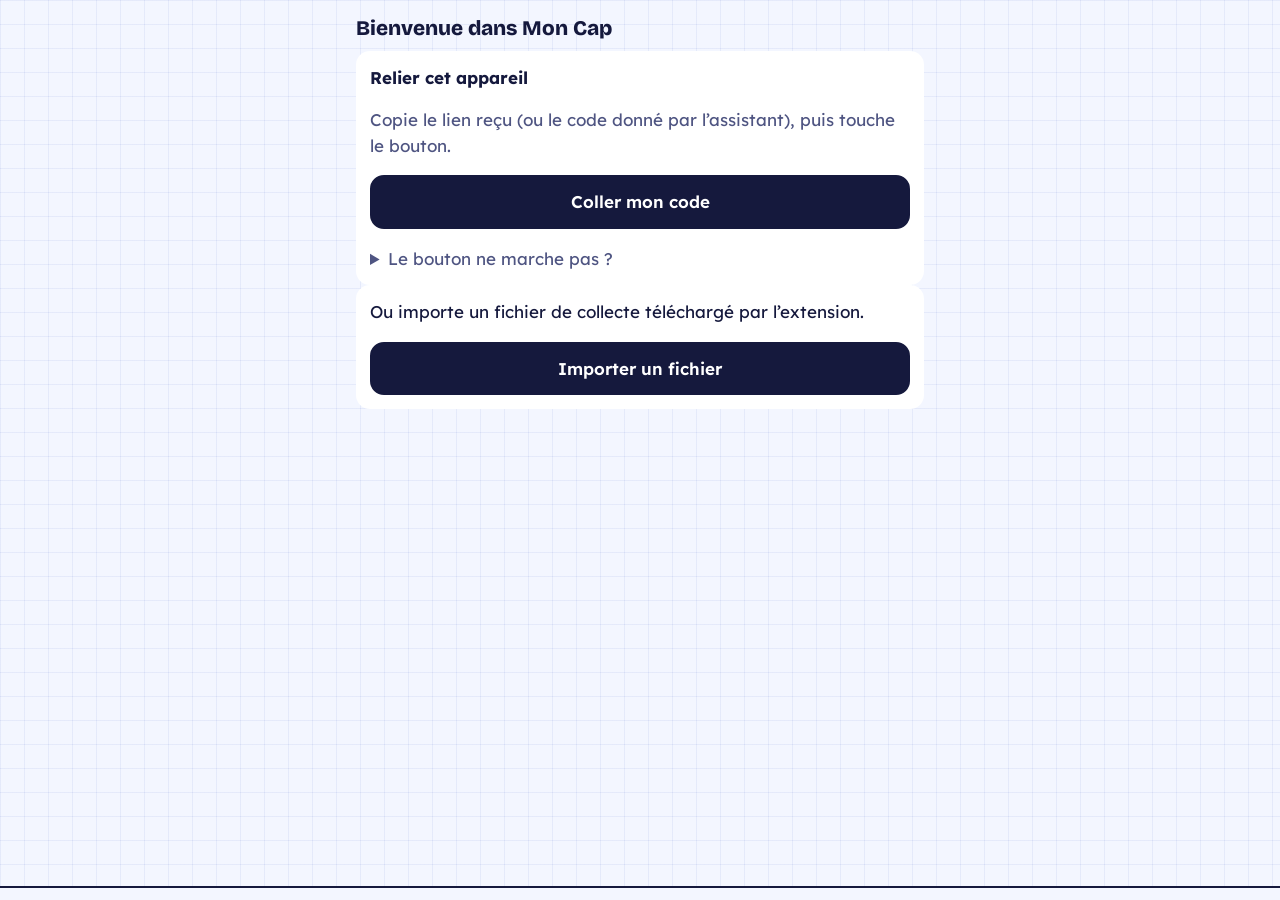
<file: index.html>
<!doctype html>
<html lang="fr">
<head>
<meta charset="utf-8">
<meta name="viewport" content="width=device-width, initial-scale=1, viewport-fit=cover">
<title>Mon Cap</title>
<link rel="manifest" href="manifest.webmanifest">
<meta name="theme-color" content="#F3F6FF" media="(prefers-color-scheme: light)">
<meta name="theme-color" content="#0D1130" media="(prefers-color-scheme: dark)">
<script>/* thème choisi dans l’app (auto / clair / sombre), appliqué avant l’affichage pour éviter un éclair */
try{const t=localStorage.getItem("mon-cap-theme");if(t==="light"||t==="dark"){document.documentElement.setAttribute("data-theme",t);document.querySelectorAll("meta[name=theme-color]").forEach(m=>{m.removeAttribute("media");m.content=t==="dark"?"#0D1130":"#F3F6FF";});}}catch(e){}</script>
<link rel="icon" href="icons/icon-192.png">
<link rel="apple-touch-icon" href="icons/apple-touch-icon.png">
<meta name="apple-mobile-web-app-capable" content="yes">
<meta name="mobile-web-app-capable" content="yes">
<meta name="apple-mobile-web-app-status-bar-style" content="default">
<meta name="apple-mobile-web-app-title" content="Mon Cap">
<meta name="robots" content="noindex,nofollow">
<link rel="preconnect" href="https://fonts.googleapis.com">
<link rel="preconnect" href="https://fonts.gstatic.com" crossorigin>
<link href="https://fonts.googleapis.com/css2?family=Bricolage+Grotesque:opsz,wght@12..96,700;12..96,800&family=Lexend:wght@400;500;600&display=swap" rel="stylesheet">
<style>
:root{
  --paper:#F3F6FF;--ink:#15193D;--soft:#4F5582;--card:#FFFFFF;--hl:#FFD43B;--onhl:#15193D;
  --ok:#1F8A3B;--warn:#B45F00;--n4:#2B8A3E;--n3:#1971C2;--n2:#D9480F;--n1:#C92A2A;--grid:rgba(40,70,190,.07);--line:#15193D;--shc:#15193D;--focus:#1971C2;--dash:rgba(79,85,130,.3);
  color-scheme:light;box-sizing:border-box;padding-top:env(safe-area-inset-top,0px);padding-bottom:env(safe-area-inset-bottom,0px);
}
@media (prefers-color-scheme:dark){:root:not([data-theme="light"]){
  --paper:#0D1130;--ink:#EEF0FF;--soft:#A7AEDD;--card:#181D4B;--grid:rgba(140,160,255,.06);
  --line:#8F98E8;--shc:#05071A;--focus:#74C0FC;--ok:#51CF66;--warn:#FFB84D;--dash:rgba(167,174,221,.3);--n4:#51CF66;--n3:#74C0FC;--n2:#FFA94D;--n1:#FF6B6B;color-scheme:dark;}}
:root[data-theme="dark"]{--n4:#51CF66;--n3:#74C0FC;--n2:#FFA94D;--n1:#FF6B6B;
  --paper:#0D1130;--ink:#EEF0FF;--soft:#A7AEDD;--card:#181D4B;--grid:rgba(140,160,255,.06);
  --line:#8F98E8;--shc:#05071A;--focus:#74C0FC;--ok:#51CF66;--warn:#FFB84D;--dash:rgba(167,174,221,.3);color-scheme:dark;}
*,*::before,*::after{box-sizing:inherit}
html{scroll-padding-top:calc(env(safe-area-inset-top,0px) + 12px)}
body{margin:0;background-color:var(--paper);
  background-image:linear-gradient(var(--grid) 1px,transparent 1px),linear-gradient(90deg,var(--grid) 1px,transparent 1px);
  background-size:24px 24px;color:var(--ink);font-family:'Lexend',system-ui,-apple-system,'Segoe UI',Roboto,sans-serif;font-size:17px;line-height:1.5}
h1,h2,h3{font-family:'Bricolage Grotesque','Lexend',system-ui,sans-serif;font-weight:800;line-height:1.1;margin:0}
button{font:inherit;color:inherit}
:focus-visible{outline:3px solid var(--focus);outline-offset:2px}
#app{max-width:600px;margin:0 auto;padding:18px 16px 170px}
.muted{color:var(--soft)}
.top:empty{display:none}
body.lock{position:fixed;left:0;right:0;overflow:hidden}
.scrim,.sheet{overscroll-behavior:contain}
.dayhead{margin:-4px 0 18px}
.dayhead.r{text-align:right}
.dayhead h1{font-size:1.6rem}
.dayhead p{margin:2px 0 0;color:var(--soft);font-size:.95rem}
.top{margin-bottom:16px}
.top h1{font-size:1.7rem}
.top p{margin:2px 0 0;color:var(--soft);font-size:.95rem}

.seg{display:flex;gap:8px;margin-bottom:18px}
.seg button{flex:1;border:3px solid var(--line);background:var(--card);border-radius:14px;padding:10px 6px;font-weight:600;cursor:pointer;min-height:50px}
.seg button[aria-pressed="true"]{background:var(--hl);color:var(--onhl)}

.hero{background:var(--hl);color:var(--onhl);border:3px solid var(--line);border-radius:22px;box-shadow:4px 4px 0 var(--shc);padding:16px 18px;margin-bottom:22px;cursor:pointer;text-align:left;width:100%;display:block}
.hero small{display:block;font-weight:600;font-size:.85rem;opacity:.8}
.hero b{display:block;font-family:'Bricolage Grotesque',sans-serif;font-weight:800;font-size:1.45rem;line-height:1.15;margin:4px 0 8px}
.hero .chip{background:#fff;color:#15193D;border-color:#15193D}
.hero .chip.co{background:var(--c);color:var(--fg)}

.sec{margin:0 0 26px}
.sec>h2{font-size:1.3rem;margin:0 0 10px}
.empty{border:3px dashed var(--line);border-radius:14px;padding:14px;text-align:center;color:var(--soft)}

.chips{display:flex;flex-wrap:wrap;gap:6px;align-items:center}
.chip{display:inline-flex;align-items:center;gap:4px;font-size:.8rem;font-weight:500;padding:1px 9px;border-radius:99px;border:2px solid var(--line);background:var(--card);white-space:nowrap}
.chip.co{background:var(--c);color:var(--fg);border-color:var(--c)}
.chip.star{background:var(--hl);color:var(--onhl);border-color:var(--line)}
.chip.help{border-style:dashed}
.chip.rc{cursor:pointer;font-size:.9rem;padding:5px 12px;min-height:38px;font-family:'Lexend',sans-serif;color:var(--ink)}
.chip.rc:active{background:rgba(127,127,160,.15)}
.src{font-size:.85rem;color:var(--soft)}

/* Horaire */
.slot{display:grid;grid-template-columns:50px 1fr;gap:10px;margin-bottom:8px}
.slot time{font-weight:600;padding-top:12px;font-size:.9rem}
.blk{border:3px solid var(--line);border-left:12px solid var(--c);border-radius:12px;background:var(--card);padding:10px 12px;display:flex;flex-direction:column;gap:6px}
.blk b{font-size:1.05rem}
.slot.now .blk{background:var(--hl);color:var(--onhl)}
.slot.past{opacity:.45}
.slot.lunch .blk{border-style:dashed;border-left-width:3px;background:transparent;padding:6px 12px}
.slot.lunch time{padding-top:8px}

/* Tuiles */
.tile{display:flex;align-items:stretch;background:var(--card);border:3px solid var(--line);border-radius:14px;margin:0 0 10px;overflow:hidden}
.tile .band{width:10px;background:var(--c);flex:none}
.tile .chk,.tile .emo{flex:none;width:56px;display:grid;place-items:center;border:0;border-right:2px dashed var(--dash);background:transparent}
.tile .chk{cursor:pointer}
.tile .emo{font-size:1.35rem}
.box{width:30px;height:30px;border:3px solid var(--line);border-radius:9px;display:grid;place-items:center;font-weight:800;color:#fff;background:var(--card)}
.tile.done .box{background:var(--ok)}
.tile .body{flex:1;min-width:0;text-align:left;background:transparent;border:0;padding:10px 12px;cursor:pointer;min-height:58px;display:flex;flex-direction:column;gap:6px;justify-content:center}
.tile .title{font-weight:600;line-height:1.3}
.tile.done .title{text-decoration:line-through;opacity:.55}
.tile.done .chips{opacity:.6}
.tile .body{position:relative;padding-right:36px}
.hero,.proj{position:relative;padding-right:42px}
.tile .body::after,.proj::after,.hero::after{content:'›';position:absolute;right:12px;top:50%;transform:translateY(-50%);font-size:2rem;line-height:1;color:var(--soft);font-weight:600}
.hero::after{color:#15193D}
.hero.hero-s{padding:10px 42px 12px 14px;margin-bottom:14px;border-radius:16px;box-shadow:3px 3px 0 var(--shc)}
.hero.hero-s small{font-size:.75rem}
.hero.hero-s b{font-size:1.1rem;margin:2px 0 6px}
button.proj{display:grid;grid-template-columns:58px minmax(0,1fr) 22px;gap:12px;align-items:center;padding:12px 8px 12px 12px}
button.proj::after{content:none}
.proj .cd{display:grid;justify-items:center;align-content:center;gap:2px;border:3px solid var(--line);border-radius:12px;min-height:60px;background:var(--paper)}
.proj .cd b{font-family:'Bricolage Grotesque',sans-serif;font-weight:800;font-size:1.5rem;line-height:1}
.proj .cd small{font-size:.72rem;color:var(--soft)}
.proj .cd.soon{background:var(--hl);color:var(--onhl)}
.proj .cd.soon small{color:var(--onhl)}
.proj .pc{display:block;min-width:0}
.proj .arr{font-size:2rem;line-height:1;color:var(--soft);font-weight:600;text-align:center}
.proj.done{opacity:.55}
h3.wk{font-size:1.15rem;margin:22px 0 10px}
.ng{margin:16px 0}
.ngh{display:flex;align-items:center;gap:8px;margin-bottom:4px}
.ngr{display:flex;justify-content:space-between;align-items:center;gap:10px;padding:7px 0;border-bottom:2px dashed var(--dash)}
.ngr:last-child{border-bottom:0}
.chip.old{background:var(--warn);color:var(--paper);border-color:var(--warn)}
h3.wk span{font-family:'Lexend',sans-serif;font-weight:400;font-size:.85rem}
.ruler{position:relative;height:96px;margin:4px 14px 8px}
.ruler .line{position:absolute;left:0;right:0;bottom:30px;height:4px;background:var(--line);border-radius:2px}
.ruler i{position:absolute;width:16px;height:16px;border-radius:50%;background:var(--c);border:2px solid var(--line);transform:translateX(-50%)}
.ruler .tk{position:absolute;bottom:24px;width:2px;height:16px;background:var(--line);transform:translateX(-50%)}
.ruler .tl{position:absolute;bottom:0;font-size:.72rem;color:var(--soft);transform:translateX(-50%);white-space:nowrap}
.ruler .now{position:absolute;bottom:22px;left:0;width:4px;height:20px;background:var(--hl);border:2px solid var(--line);transform:translateX(-50%)}
.ruler .fin{position:absolute;top:0;right:0;font-size:.78rem;font-weight:600;transform:translateX(30%)}
.tile .body:active,.proj:active{background:rgba(127,127,160,.15)}
.hero:active{filter:brightness(.95)}

.bring{background:var(--card);border:3px solid var(--line);border-radius:14px;padding:4px 14px}
.bring p{margin:0;padding:10px 0;border-bottom:2px dashed var(--dash)}
.bring p:last-child{border-bottom:0}
.bl{display:flex;gap:12px;align-items:center;padding:10px 0;border-bottom:2px dashed var(--dash);cursor:pointer}
.bl:last-child{border-bottom:0}
.bl.sub{padding-left:28px}
.sh{display:flex;align-items:center;justify-content:space-between;gap:10px}
.add{flex:none;border:2px dashed var(--line);background:transparent;color:var(--ink);border-radius:99px;padding:4px 14px;font-family:'Lexend',sans-serif;font-size:.85rem;font-weight:600;cursor:pointer;min-height:38px}
.add:active{background:rgba(127,127,160,.15)}
.form{display:grid;gap:12px;margin-top:8px}
.form label{display:grid;gap:4px;font-weight:500;font-size:.9rem}
.form input,.form select,.form textarea{font:inherit;color:var(--ink);background:var(--card);border:3px solid var(--line);border-radius:12px;padding:10px 12px;min-height:48px;width:100%}
.form textarea{min-height:76px}
.row2{display:grid;grid-template-columns:1fr 1fr;gap:10px}
.row2 .btn{margin-top:10px}
#ptr{position:fixed;top:calc(env(safe-area-inset-top,0px) + 8px);left:50%;transform:translate3d(-50%,-50px,0);opacity:0;z-index:50;width:40px;height:40px;border-radius:50%;
  background:var(--card);border:2px solid var(--line);color:var(--ink);display:flex;align-items:center;justify-content:center;font-size:20px;pointer-events:none;transition:opacity .2s}
#ptr span{display:block;line-height:1}
#ptr.tourne span{animation:ptrK .8s linear infinite}
@keyframes ptrK{from{transform:rotate(0deg)}to{transform:rotate(360deg)}}
@media (prefers-reduced-motion:reduce){#ptr.tourne span{animation:none}}
.comp{border-left:4px solid var(--line);padding:6px 0 6px 12px;margin:0 0 12px}
button.lien{background:none;border:0;padding:0;color:var(--ink);text-decoration:underline;font:inherit;cursor:pointer}
a.lien{color:var(--ink);text-decoration:underline}
.btn.danger{background:var(--card);color:var(--warn);border-color:var(--warn)}
.manual{font-size:.88rem;color:var(--soft);margin:0}
.fab{position:fixed;right:16px;bottom:calc(84px + env(safe-area-inset-bottom,0px));z-index:30;width:60px;height:60px;border-radius:50%;border:3px solid var(--line);background:var(--hl);color:var(--onhl);font-size:2.1rem;line-height:1;font-weight:600;cursor:pointer;box-shadow:3px 3px 0 var(--shc)}
.fab:active{transform:translate(2px,2px);box-shadow:1px 1px 0 var(--shc)}
.toast{position:fixed;left:50%;bottom:calc(160px + env(safe-area-inset-bottom,0px));transform:translateX(-50%);z-index:60;background:var(--ink);color:var(--paper);border-radius:14px;padding:10px 16px;font-weight:600;max-width:88vw;text-align:center;opacity:0;pointer-events:none;transition:opacity .25s}
.toast.on{opacity:1}
.blr{display:flex;align-items:center;border-bottom:2px dashed var(--dash)}
.blr:last-child{border-bottom:0}
.blr .bl{flex:1;border-bottom:0}
.ed{flex:none;width:44px;height:44px;border:0;background:transparent;font-size:1.9rem;line-height:1;color:var(--soft);cursor:pointer}
.bl input{width:26px;height:26px;flex:none;accent-color:var(--ok);margin:0;cursor:pointer}
.bl .t{display:block;font-weight:500;line-height:1.3}
.bl small{display:block;color:var(--soft);font-size:.85rem;margin-top:2px}
.bl.on .t{text-decoration:line-through;opacity:.55}
.sec>.hint{margin:-6px 0 10px;color:var(--soft);font-size:.9rem}

/* Semaine */
details.day{background:var(--card);border:3px solid var(--line);border-radius:16px;margin-bottom:12px}
details.day.today{outline:4px solid var(--hl)}
details.day.past{opacity:.5}
details.day>summary{list-style:none;cursor:pointer;padding:12px 14px;display:flex;align-items:center;justify-content:space-between;gap:10px;min-height:58px}
details.day>summary::-webkit-details-marker{display:none}
.dn b{font-family:'Bricolage Grotesque',sans-serif;font-size:1.2rem}
.dn span{margin-left:6px;font-size:.85rem}
.cnt{display:flex;gap:10px;font-weight:600;font-size:.95rem;align-items:center}
.chev{display:inline-block;transition:transform .2s}
details[open]>summary .chev{transform:rotate(180deg)}
details.day>div{border-top:2px dashed var(--dash);padding:12px 14px 4px}
.mini{display:flex;gap:4px;margin-bottom:10px;flex-wrap:wrap}
.mini span{font-size:.78rem;border-radius:8px;padding:2px 7px;background:var(--c);color:var(--fg)}

/* Gros projets */
.horizon{display:flex;align-items:center;gap:14px;background:var(--card);border:3px solid var(--line);border-radius:16px;padding:14px;margin-bottom:22px}
.horizon .big{font-family:'Bricolage Grotesque',sans-serif;font-weight:800;font-size:2.4rem;line-height:1}
.proj{background:var(--card);border:3px solid var(--line);border-left:14px solid var(--c);border-radius:16px;padding:14px;margin-bottom:14px;cursor:pointer;text-align:left;width:100%;display:block}
.proj h3{font-size:1.25rem;margin:8px 0 4px}
.proj .chip.when{background:var(--hl);color:var(--onhl)}
.bar{height:12px;border:3px solid var(--line);border-radius:99px;overflow:hidden;background:var(--card);margin:10px 0 0}
.bar i{display:block;height:100%;background:var(--ok)}

/* Notes */
.grade{display:grid;grid-template-columns:auto 1fr auto;gap:12px;align-items:center;background:var(--card);border:3px solid var(--line);border-radius:14px;padding:12px;margin-bottom:10px}
.grade .big{font-family:'Bricolage Grotesque',sans-serif;font-weight:800;font-size:1.6rem;text-align:right}
.grade svg{height:30px}.grade .spk{height:30px}
.grade svg{width:100%;height:36px}
.trend{font-size:.85rem;font-weight:600;text-align:right}
.trend.up{color:var(--ok)}.trend.down{color:var(--warn)}
.card{background:var(--card);border:3px solid var(--line);border-radius:14px;padding:14px}
details.fold{border:3px solid var(--line);border-radius:14px;background:var(--card);padding:0 14px;margin:10px 0}
details.fold>summary{cursor:pointer;padding:12px 0;font-weight:600;min-height:48px;list-style:none}
details.fold>summary::-webkit-details-marker{display:none}
details.fold>summary::after{content:'▾';float:right;transition:transform .2s}
details.fold[open]>summary::after{transform:rotate(180deg)}
details.fold>div{padding-bottom:12px}

/* Navigation et fiche */
.tabs{position:fixed;left:0;right:0;bottom:0;z-index:20;background:var(--paper);border-top:3px solid var(--line);padding:8px 10px calc(8px + env(safe-area-inset-bottom,0px))}
.tabs div{max-width:600px;margin:0 auto;display:flex;gap:6px}
.tabs button{flex:1;display:grid;justify-items:center;border:3px solid var(--line);background:var(--card);border-radius:14px;padding:4px 2px;font-weight:600;font-size:.78rem;line-height:1.2;cursor:pointer;min-height:56px}
.tabs button span{font-size:1.3rem;line-height:1.25}
.tabs button[aria-current="page"]{background:var(--hl);color:var(--onhl)}
.scrim{position:fixed;inset:0;z-index:40;background:rgba(10,12,40,.6);display:flex;align-items:flex-end;justify-content:center}
.sheet{background:var(--paper);width:100%;max-width:600px;max-height:88vh;overflow-y:auto;border:3px solid var(--line);border-bottom:0;border-radius:24px 24px 0 0;padding:18px 18px calc(26px + env(safe-area-inset-bottom,0px));animation:up .2s ease-out}
@keyframes up{from{transform:translateY(24px);opacity:.5}to{transform:none;opacity:1}}
.sheet h2{font-size:1.5rem;margin:10px 0}
.sheet .x{float:right;position:sticky;top:0;z-index:3;width:44px;height:44px;border-radius:50%;border:3px solid var(--line);background:var(--card);font-size:1.1rem;cursor:pointer;box-shadow:0 2px 10px rgba(0,0,0,.25)}
.sheet p{margin:8px 0}
.sheet h3{font-size:1.05rem;margin:16px 0 4px}
.step{display:flex;gap:12px;align-items:flex-start;padding:10px 0;border-bottom:2px dashed var(--dash);cursor:pointer}
.step:last-child{border-bottom:0}
.step input{flex:none;width:26px;height:26px;accent-color:var(--ok);margin:0;cursor:pointer}
.btn{display:flex;width:100%;align-items:center;justify-content:center;border:3px solid var(--line);background:var(--hl);color:var(--onhl);border-radius:14px;padding:12px;font-weight:600;cursor:pointer;min-height:52px;margin-top:16px}
.btn.plain{background:var(--card);color:var(--ink)}
@media (prefers-reduced-motion:reduce){*,*::before,*::after{animation:none!important;transition:none!important}}
/* ===== Allègement visuel ===== */
:root{--sel-bg:#15193D;--sel-fg:#FFFFFF}
@media (prefers-color-scheme:dark){:root:not([data-theme="light"]){--sel-bg:#EEF0FF;--sel-fg:#0D1130}}
:root[data-theme="dark"]{--sel-bg:#EEF0FF;--sel-fg:#0D1130}
/* 1. Contours seulement sur ce qui se touche */
.blk{border:0;border-left:8px solid var(--c);padding:8px 12px}
.bring,.card,.horizon{border:0}
.grade{border:2px solid var(--line)}
.empty{border:0;background:var(--card);border-radius:14px}
.tile,.proj,details.day,.seg button,.hero{border-width:2px}
.proj{border-left-width:12px}
details.day.today{outline:3px solid var(--hl)}
/* 2. Jaune réservé à « maintenant » et aux évaluations */
.seg button[aria-pressed="true"]{background:var(--sel-bg);color:var(--sel-fg)}
/* 4. Horaire compact */
.slot{margin-bottom:6px}
.slot time{padding-top:8px}
.blk b{font-size:1rem}
.slot.now .blk{box-shadow:none}
.slot.lunch .blk{border:0;background:transparent;padding:2px 12px;color:var(--soft)}
.slot.lunch time{padding-top:4px;color:var(--soft)}
/* 5. Barre du bas plus basse, + au centre */
.tabs{border-top-width:2px;padding:6px 8px calc(6px + env(safe-area-inset-bottom,0px))}
.tabs div{gap:4px;align-items:center}
.tabs button{border:0;background:transparent;min-height:52px;font-size:.72rem;padding:4px 2px}
.tabs button span{font-size:1.2rem}
.tabs button[aria-current="page"]{background:var(--sel-bg);color:var(--sel-fg)}
.tabs button.plus{flex:0 0 54px;width:54px;height:54px;min-height:54px;border-radius:50%;border:2px solid var(--line);background:var(--card);color:var(--ink);font-size:2rem;line-height:1;display:grid;place-items:center;padding:0}
#app{padding-bottom:110px}
.toast{bottom:calc(84px + env(safe-area-inset-bottom,0px))}
/* Barre du bas : espacement régulier, + centré */
.tabs{padding:6px 6px calc(6px + env(safe-area-inset-bottom,0px))}
.tabs div{display:grid;grid-template-columns:repeat(2,minmax(0,1fr)) 64px repeat(2,minmax(0,1fr));gap:6px;align-items:center}
.tabs button{width:100%;white-space:nowrap;font-size:clamp(.62rem,2.8vw,.76rem)}
.tabs button.plus{justify-self:center;width:54px;height:54px;flex:none}
.tabs button.plus svg{display:block}
/* Formulaire d’ajout en plein écran */
.scrim.full{background:var(--paper);align-items:stretch}
.sheet.full{max-width:600px;height:100%;max-height:none;border:0;border-radius:0;padding:calc(16px + env(safe-area-inset-top,0px)) 18px calc(28px + env(safe-area-inset-bottom,0px));animation:none}
.sheet.full h2{margin-top:6px}
/* ===== Finitions : alignements et contrôles ===== */
.bl input,.step input{appearance:none;-webkit-appearance:none;width:26px;height:26px;flex:none;margin:0;border:2px solid var(--line);border-radius:8px;background:var(--card) center/16px no-repeat;cursor:pointer}
.bl input:checked,.step input:checked{background-color:var(--ok);border-color:var(--ok);background-image:url("data:image/svg+xml,%3Csvg xmlns='http://www.w3.org/2000/svg' viewBox='0 0 16 16'%3E%3Cpath d='M3 8.5l3.2 3L13 4.5' fill='none' stroke='white' stroke-width='2.4' stroke-linecap='round' stroke-linejoin='round'/%3E%3C/svg%3E")}
.step{align-items:center}
.tile .box{width:28px;height:28px;border-width:2px;border-radius:8px;font-size:1rem}
.tile.done .box{border-color:var(--ok)}
.btn{background:var(--sel-bg);color:var(--sel-fg);border:2px solid var(--sel-bg)}
.btn.plain{background:var(--card);color:var(--ink);border-color:var(--line)}
.form input,.form select,.form textarea{border-width:2px}
.form label>span{display:block}
.fhead{display:flex;align-items:center;justify-content:space-between;gap:12px;margin-bottom:6px}
.fhead h2{margin:0}
.fhead .x{float:none;flex:none}
details.fold>summary{display:flex;align-items:center;justify-content:space-between;gap:10px;padding:0;min-height:52px}
details.fold>summary::after{float:none;flex:none}
.ruler .fin{transform:none}
.wnav{display:grid;grid-template-columns:48px minmax(0,1fr) 48px;align-items:center;gap:8px;margin-bottom:16px}
.wbtn{width:48px;height:48px;padding:0;border-radius:50%;border:2px solid var(--line);background:var(--card);color:var(--ink);display:grid;place-items:center;cursor:pointer}
.wbtn:disabled{opacity:.3;cursor:default}
.wt{text-align:center;line-height:1.25}
.wt b{display:block;font-family:'Bricolage Grotesque',sans-serif;font-size:1.2rem}
.wt span{color:var(--soft);font-size:.88rem}
.bring+.src{text-align:right}
details.day>summary{padding:8px 14px;min-height:54px}
details.day{margin-bottom:10px}
/* ===== Micro-animations ===== */
/* séparateur court centré */
.sep{width:64px;height:3px;background:var(--line);border:0;border-radius:2px;margin:24px auto 18px;opacity:.7}
/* métriques de la semaine */
.wstat{display:grid;grid-template-columns:repeat(3,1fr);gap:8px;margin:-4px 0 16px}
.wstat div{background:var(--card);border-radius:14px;padding:10px 8px;text-align:center}
.wstat b{display:block;font-family:'Bricolage Grotesque',sans-serif;font-weight:800;font-size:1.5rem;line-height:1.1}
.wstat span{font-size:.8rem;color:var(--soft)}
/* titre de semaine cliquable (sélecteur) */
button.wt{background:none;border:0;color:inherit;font:inherit;cursor:pointer;padding:4px 8px;border-radius:12px}
button.wt b::after{content:' ▾';font-size:.8em;opacity:.7}
.wlist button{display:flex;justify-content:space-between;align-items:center;gap:10px;width:100%;text-align:left;background:var(--card);color:var(--ink);border:3px solid transparent;border-radius:14px;padding:12px 14px;margin:0 0 8px;font:inherit;cursor:pointer;min-height:56px}
.wlist button[aria-current]{border-color:var(--hl)}
.wlist small{display:block;color:var(--soft)}
.wlist .wc{white-space:nowrap;font-weight:600}
/* règle des évaluations : collante, points cliquables, semaine en cours mise en avant */
.rwrap{position:sticky;top:0;z-index:6;background:var(--paper);padding:calc(6px + env(safe-area-inset-top,0px)) 0 2px;margin:0 -2px}
.ruler .dot{position:absolute;width:16px;height:16px;border-radius:50%;background:var(--c);border:2px solid var(--line);transform:translateX(-50%);padding:0;cursor:pointer;}
.ruler .dot::after{content:'';position:absolute;inset:-12px}
.ruler.go .dot{animation:dotK .5s cubic-bezier(.34,1.56,.64,1) both;animation-delay:calc(.45s + var(--k) * 70ms)}
.proj.flash{outline:4px solid var(--hl);outline-offset:2px;transition:outline-color .6s}
/* courbe de notes : le point final n'est plus déformé */
.spk{position:relative;height:36px}
/* carte de matière compacte : nom + dernière note, courbe, smiley */
.grade{padding:9px 12px}
.grade .nm{display:flex;flex-direction:column;align-items:flex-start;gap:4px;min-width:0}
.grade .ln2{font-size:.8rem;color:var(--soft);white-space:nowrap}
.grade .ln2 b{color:var(--ink);font-weight:600}
.grade .ln2 .up{color:var(--ok)}.grade .ln2 .down{color:var(--warn)}
.grade .smi{font-size:1.9rem;line-height:1}
.go .grade .smi{animation:popk .35s ease-out 1s both}
.gl b{color:var(--x,inherit)}
.spk svg{width:100%;height:100%;display:block}
.spk .pt{position:absolute;width:11px;height:11px;border-radius:50%;translate:-50% -50%}
.go .spk .pt{animation:popk .35s ease-out 1s both}
/* résumé du suivi cliquable */
.srow{display:flex;justify-content:space-between;align-items:center;width:100%;background:none;border:0;color:var(--ink);font:inherit;text-align:left;padding:10px 0;cursor:pointer;min-height:48px}
.srow+.srow{border-top:2px dashed var(--line)}
.srow b{font-size:1.05rem}
.sent{padding:10px 0;border-bottom:2px dashed var(--line)}
.sent:last-child{border-bottom:0}
.sent .m{font-size:.85rem;color:var(--soft)}
.gl{display:flex;justify-content:space-between;gap:10px;padding:8px 0;border-bottom:2px dashed var(--line)}
.gl:last-child{border-bottom:0}
.gl b{white-space:nowrap}
@keyframes popk{0%{transform:scale(.7)}60%{transform:scale(1.15)}100%{transform:scale(1)}}
@keyframes fadek{from{opacity:1}}
@keyframes inK{from{opacity:0}}
@keyframes outK{to{opacity:0}}
@keyframes downK{to{transform:translateY(40px);opacity:0}}
@keyframes revealK{from{opacity:0;transform:translateY(-6px)}}
.pop .box,.pop input{animation:popk .3s ease-out}
.pop .title,.pop .t{animation:fadek .3s ease-out}
.tile,.proj,.hero,.tabs button,.seg button,.btn,.wbtn,.chip.rc,details.day>summary{transition:transform .12s ease}
.tile:active,.proj:active,.hero:active,details.day>summary:active{transform:scale(.985)}
.tabs button:active,.seg button:active,.btn:active,.wbtn:active,.chip.rc:active{transform:scale(.95)}
.scrim{animation:inK .2s ease-out}
.scrim.closing{animation:outK .18s ease-in forwards;pointer-events:none}
.scrim.closing .sheet{animation:downK .18s ease-in forwards}
.scrim.full.closing .sheet{animation:none}
details.anim[open]>div{animation:revealK .22s ease-out}
.toast{transform:translate(-50%,8px);transition:opacity .2s,transform .2s}
.toast.on{transform:translate(-50%,0)}
@media (prefers-reduced-motion:reduce){*,*::before,*::after{animation:none!important;transition:none!important}}
/* Animations de la règle et des notes */
@keyframes lineK{from{transform:scaleX(0)}}
@keyframes dotK{0%{transform:translate(-50%,var(--dy)) scale(0);opacity:0}60%{opacity:1}100%{transform:translate(-50%,0) scale(1);opacity:1}}
@keyframes drawK{to{stroke-dashoffset:0}}
@keyframes growK{from{transform:scaleX(0)}}
.ruler.go .line{transform-origin:left center;animation:lineK .5s ease-out both}
.ruler.go .now{animation:popk .3s ease-out both}
.ruler.go .tk,.ruler.go .tl,.ruler.go .fin{animation:inK .3s ease-out .35s both}
.ruler.go i{animation:dotK .5s cubic-bezier(.34,1.56,.64,1) both;animation-delay:calc(.45s + var(--k) * 70ms)}
@keyframes wipeK{from{clip-path:inset(0 100% 0 0)}to{clip-path:inset(0 0 0 0)}}
.go .grade svg{animation:wipeK .9s ease-out .15s both}
.go .pt{transform-box:fill-box;transform-origin:center;animation:popk .35s ease-out 1s both}
.go .trend{animation:inK .3s ease-out 1s both}
.go .stk i{transform-origin:left center;animation:growK .7s ease-out .2s both}
.go .stk i+i{animation-delay:.6s}
@media (prefers-reduced-motion:reduce){*,*::before,*::after{animation:none!important;transition:none!important}}
/* Fiche matière et cours touchables */
button.cbtn{position:relative;width:100%;text-align:left;cursor:pointer;font:inherit;color:inherit;padding-right:36px}
button.cbtn::after{content:'›';position:absolute;right:12px;top:50%;transform:translateY(-50%);font-size:1.7rem;line-height:1;color:var(--soft);font-weight:600}
.slot.now button.cbtn::after{color:var(--onhl)}
button.grade.cbtn{padding-right:36px}
.prow2{display:flex;align-items:center;gap:12px;background:var(--card);border:2px solid var(--line);border-radius:14px;padding:10px 12px;margin-bottom:8px;min-height:52px}
.prow2 .pn{font-weight:500}
.cs p{margin:12px 0;line-height:1.45}
.cs .tile{margin-top:4px}
/* Fiche : « Marquer comme fait » est une action ; « C’est fait » est un état */
.btn.marquer{justify-content:flex-start;text-align:left;background:transparent;color:var(--ink);border:2px dashed var(--line);gap:12px;padding-left:16px}
.btn.marquer .rond{width:22px;height:22px;border:2px solid var(--line);border-radius:50%;flex:none}
.btn.marquer .mt{display:flex;flex-direction:column;line-height:1.25}
.btn.marquer small{font-weight:500;color:var(--soft);font-size:.78rem}
.fait-bande{display:flex;align-items:center;justify-content:space-between;gap:12px;margin-top:16px;min-height:52px;padding:8px 8px 8px 14px;border-radius:14px;background:color-mix(in srgb,var(--ok) 16%,var(--card));border:2px solid var(--ok)}
.fait-bande b{color:var(--ok)}
.fait-bande .btn{width:auto;margin:0;min-height:44px;padding:8px 14px}
.btn[disabled]{opacity:.55;cursor:default}
/* Notes nouvelles */
.bandeau-notes{margin:0 0 12px;padding:10px 12px;border-radius:14px;background:color-mix(in srgb,var(--hl) 34%,var(--card));font-weight:600;line-height:1.35}
.chip.neuf{background:var(--hl);color:var(--onhl);border-color:transparent;font-size:.72rem;font-weight:700}
.grade .nomligne{display:flex;flex-wrap:wrap;gap:4px;align-items:center}
.grade.neuf{box-shadow:inset 4px 0 0 var(--hl)}
.proj.neuf{outline:2px solid var(--hl);outline-offset:2px}
.ruler .dot.neuf{box-shadow:0 0 0 3px var(--hl)}
.tabs button{position:relative}
.pastille{position:absolute;top:4px;right:8px;width:8px;height:8px;border-radius:50%;background:var(--hl);box-shadow:0 0 0 2px var(--paper)}
.releve{margin-top:22px}
</style>
</head>
<body>
<div id="app">
  <header class="top" id="top"></header>
  <main id="view"></main>
</div>
<nav class="tabs" aria-label="Navigation principale"><div id="tabs"></div></nav>
<div id="sheet-root"></div>
<div class="toast" id="toast" role="status" aria-live="polite"></div>

<script>
(function(){
'use strict';
function $(s){return document.querySelector(s);}

/* ===== Données : uniquement Pednet et Classroom (relevées le 14 oct. 2026) ===== */
/* ===== Données : rien n'est écrit dans ce fichier. Tout est chargé depuis le téléphone. ===== */
/* Mon Cap — convertit une collecte brute de l'extension vers les données de l'app.
   Utilisable dans le navigateur (app) et dans l'extension. Aucune donnée personnelle ici :
   le lien prof → matière vient du profil. */
/* Emoji d'une activité d'après son nom (et le texte qui l'annonce). L'ordre compte :
   « tennis de table » avant « tennis », « football américain » avant « football ». 🏅 par défaut. */
const EMOJIS_ACTIVITE=[
  [/basket/,'🏀'],[/football am[ée]ricain|flag.?football/,'🏈'],[/soccer|football|futsal/,'⚽'],[/hockey/,'🏒'],
  [/volley/,'🏐'],[/badminton/,'🏸'],[/tennis de table|ping.?pong/,'🏓'],[/tennis/,'🎾'],[/natation|nage|piscine|aquati/,'🏊'],
  [/athl[ée]tisme|cross|course [aà] pied|\bcourse\b|marathon|\brun/,'🏃'],[/planche [aà] neige|snowboard/,'🏂'],[/\bski\b|ski alpin|ski de fond/,'⛷️'],
  [/patin/,'⛸️'],[/gymnasti|trampoline/,'🤸'],[/escalade|grimpe/,'🧗'],[/judo|karat[ée]|taekwondo|arts? martia|jiu/,'🥋'],[/boxe/,'🥊'],
  [/v[ée]lo|cyclisme|vtt/,'🚴'],[/baseball|softball/,'⚾'],[/rugby/,'🏉'],[/golf/,'⛳'],[/ultimate|frisbee/,'🥏'],[/cheer/,'📣'],
  [/danse/,'💃'],[/chorale|\bchant\b|vocal/,'🎤'],[/musique|harmonie|orchestre|band|guitare|piano|violon/,'🎵'],
  [/th[ée][aâ]tre|impro/,'🎭'],[/[ée]checs/,'♟️'],[/robot/,'🤖'],[/science|g[ée]nie/,'🔬'],[/arts? plastique|dessin|peinture|\bart\b/,'🎨'],
  [/d[ée]bat|[ée]loquence/,'🗣️'],[/jeux? vid[ée]o|e.?sport/,'🎮'],[/plein air|camping/,'🏕️'],[/lecture|livre|biblioth/,'📚']];
function emojiActivite(...textes){
  const t=textes.join(' ').toLowerCase().normalize('NFC');
  for(const [re,e] of EMOJIS_ACTIVITE) if(re.test(t)) return e;
  return '🏅';
}

/* Profil construit à partir de la collecte : profs et locaux (Horaire), récups (consignes Classroom),
   activités hebdomadaires (CapNet). Aucune saisie à la main. */
function construireProfil(col){
  const coba=col.coba||{}, cr=col.classroom||{}, hor=coba.horaire||{}, P={type:'mon-cap-profil',version:2,profs:{},activites:[],cycle:null};
  const C3=c=>(c||'').slice(0,3).toUpperCase();
  // noms complets connus par le Suivi : « Tremblay Roy, Marie »
  const complets=[...new Set(((coba.suivi||{}).entrees||[]).map(e=>e.enseignant).filter(Boolean))];
  const nomComplet=abr=>{
    const [nom,ini]=abr.split(',').map(x=>(x||'').trim());
    const racine=(nom||'').split(/[-\s]/)[0].toLowerCase();
    const t=complets.find(c=>c.split(',')[0].toLowerCase().startsWith(racine)&&(!ini||(c.split(',')[1]||'').trim().toLowerCase().startsWith(ini.replace(/\./g,'').slice(0,1).toLowerCase())));
    if(t){const [n,p]=t.split(',').map(x=>x.trim());return p?p+' '+n:n;}
    return ini?ini+' '+nom:nom;   // forme abrégée de l'Horaire, telle quelle
  };
  const parCours={};
  for(const k of hor.cases||[]){const c=C3(k.cours);(parCours[c]=parCours[c]||{profs:{},locaux:{}});
    parCours[c].profs[k.prof]=(parCours[c].profs[k.prof]||0)+1; parCours[c].locaux[k.local]=(parCours[c].locaux[k.local]||0)+1;}
  const parFreq=o=>Object.keys(o).sort((a,b)=>o[b]-o[a]);
  for(const [c,v] of Object.entries(parCours)) P.profs[c]={p:nomComplet(parFreq(v.profs)[0]),loc:parFreq(v.locaux).join(' ou ')};
  // récups annoncées dans une consigne Classroom : on garde la phrase exacte du prof
  const CRC=nom=>{const n=(nom||'').toLowerCase();if(/math/.test(n))return'MAT';if(/fran/.test(n))return'FRA';if(/english|angl/.test(n))return'ANG';
    if(/hist/.test(n))return'HIS';if(/g[ée]o/.test(n))return'GEO';if(/scien/.test(n))return'SCT';
    if(/arts?\s*plastique/.test(n))return'ART';if(/ate|cr[ée]atic/.test(n))return'ATE';return null;};
  for(const p of cr.publications||[]) for(const e of p.elements||[]){
    const code=CRC(p.cours); if(!code||!P.profs[code]||P.profs[code].rec)continue;
    const phrase=(e.detail||'').split(/\n|(?<=[.!?])\s+/).find(x=>/r[ée]cup[ée]ration/i.test(x)&&/\d{1,2}\s*h\s*\d{2}/.test(x));
    if(phrase){P.profs[code].rec=phrase.trim().replace(/[`´]+$/,'');P.profs[code].src='C';}
  }
  // Activités : CapNet donne l'inscription et la période ; l'horaire vient d'un courriel
  // (« Jours : Mardi et jeudi, de 15 h à 16 h 30 », « Lieu : … »). On les associe par un mot-clé commun.
  const JOURS={dimanche:0,lundi:1,mardi:2,mercredi:3,jeudi:4,vendredi:5,samedi:6};
  const auj=(col.collecte_le||'').slice(0,10);
  const sansAc=x=>(x||'').toLowerCase().normalize('NFKD').replace(/[\u0300-\u036f]/g,'');
  const motsCles=t=>sansAc(t).split(/[^a-z0-9]+/).filter(w=>w.length>=5&&!['groupe','activite','activites','saison','reservistes'].includes(w));
  const horaires=[];
  for(const m of coba.courriels||[]){
    const tx=m.texte||''; const lj=tx.match(/Jours?\s*:\s*([^\n]+)/i); if(!lj)continue;
    const jours=Object.entries(JOURS).filter(([n])=>new RegExp(n,'i').test(lj[1])).map(([,v])=>v); if(!jours.length)continue;
    const hh=lj[1].match(/de\s+(\d{1,2})\s*h\s*(\d{2})?\s*à\s*(\d{1,2})\s*h\s*(\d{2})?/i)||[];
    const lieu=(tx.match(/Lieu\s*:\s*([^\n]+)/i)||[])[1];
    horaires.push({objet:m.objet||'',texte:tx,jours,hh,lieu:lieu&&lieu.trim(),de:m.expediteur||''});
  }
  const inscrites=(Array.isArray(coba.activites)?coba.activites:[]).filter(a=>(!a.statut||/inscrit/i.test(a.statut))&&(!a.fin||a.fin>=auj));
  for(const h of horaires){
    const mh=new Set([...motsCles(h.objet),...motsCles(h.texte.slice(0,300))]);
    // « basketball » ↔ « Lions Basketball » ; « basket » seul est trop court pour un mot-clé, on teste aussi la racine
    const act=inscrites.find(a=>motsCles(a.titre).some(w=>mh.has(w)||[...mh].some(x=>x.startsWith(w.slice(0,6))||w.startsWith(x.slice(0,6)))));
    const titre=act?(act.titre.split(' - ')[0].trim()):(h.objet||'Activité');
    const d=h.hh;
    P.activites.push({id:'act-'+sansAc(titre).replace(/[^a-z0-9]+/g,'-').slice(0,30),titre,code:'SPO',emoji:emojiActivite(titre,h.objet),jours:h.jours,
      heure:d[1]?(+d[1])+'h'+(d[2]||'00'):'',debut:act?act.debut:null,jusqu_au:act?act.fin:null,
      note:(d[1]?'De '+(+d[1])+'h'+(d[2]||'00')+' à '+(+d[3])+'h'+(d[4]||'00'):'')+(h.lieu?', '+h.lieu:'')+'. Horaire annoncé par courriel'+(h.de?' ('+h.de+')':'')+'.'});
  }
  if(hor.foyer)P.groupe=hor.foyer;
  return P;
}

function convertirCollecte(col, profilExterne){
const coba=col.coba||{}, cr=col.classroom||{};
const profil=construireProfil(col);
// compléter avec un profil importé à la main (ancien format), sans écraser ce qui vient de la collecte
if(profilExterne){for(const [c,v] of Object.entries(profilExterne.profs||{}))if(!profil.profs[c])profil.profs[c]=v;
  if(!profil.activites.length&&profilExterne.activites)profil.activites=profilExterne.activites;
  if(profilExterne.cycle)profil.cycle=profilExterne.cycle;}
// nom de famille du prof -> code de matière, tiré du profil (ex. « Tremblay » -> SCT)
const PROF2CODE={};
for(const [code,p] of Object.entries((profil&&profil.profs)||{})){const n=(p.p||'').trim().split(/\s+/).pop(); if(n&&!PROF2CODE[n])PROF2CODE[n]=code;}

// --- Code de cours à 3 lettres (MAT, FRA…) à partir du code Coba (ex. MAT201) ou du cours Classroom ---
const CODE3=c=>(c||'').slice(0,3).toUpperCase();
const COURS_CONNUS={MAT:1,FRA:1,ANG:1,HIS:1,GEO:1,SCT:1,ART:1,ATE:1,CCQ:1,DRA:1,EDU:1};
// Classroom : "Mathématique(201)" -> MAT, "ATE groupe A" -> ATE, "English" -> ANG, "Géographie" -> GEO
const CR2CODE=nom=>{const n=(nom||'').toLowerCase();
  if(/math/.test(n))return'MAT'; if(/fran/.test(n))return'FRA'; if(/english|angl/.test(n))return'ANG';
  if(/hist/.test(n))return'HIS'; if(/g[ée]o/.test(n))return'GEO'; if(/scien|sct/.test(n))return'SCT';
  if(/arts?\s*plastique/.test(n))return'ART';
  if(/ate|cr[ée]atic|tinker|impression|fablab/.test(n))return'ATE'; if(/cit|ccq/.test(n))return'CCQ';
  if(/dram|th[ée][aâ]/.test(n))return'DRA'; if(/[ée]duc|sport|endurance/.test(n))return'EDU'; return null;};

// --- Normaliser une heure "08:05" -> "8h05" ---
const hh=t=>{const m=(t||'').match(/(\d{1,2}):(\d{2})/);return m?(+m[1])+'h'+m[2]:'';};

// --- AGENDA daté : { "AAAA-MM-JJ": { cycle:5, periodes:[{h:"8h05",code:"MAT"},…] } } ---
// Horaire régulier : cours à 8h05, 9h30, 12h15, 13h40, dîner 10h55–12h10.
// Sport-études : trois cours le matin (le 3e à 10h55), dîner à 12h10. On ne bascule que si
// l'agenda a des cours à 10h55 et aucun à 12h15. Un agenda régulier, même avec une heure
// isolée à 10h55, garde les heures actuelles.
const heuresAgenda=new Set();
for(const j of coba.agenda||[]) for(const c of j.cours||[]) if(c.groupe&&c.heure) heuresAgenda.add(c.heure);
const SPORT=heuresAgenda.has('10:55')&&!heuresAgenda.has('12:15');
const DEBUTS=SPORT?['08:05','09:30','10:55']:['08:05','09:30','12:15','13:40','15:05'];
const DINER=SPORT?['12:10','13:10']:['10:55','12:10'];
const AGENDA={};
for(const j of coba.agenda||[]){
  // seules les heures de début de période sont des cours ; « 23:59 » est une heure limite de remise
  const per=(j.cours||[]).filter(c=>DEBUTS.includes(c.heure)).map(c=>({s:c.heure,code:CODE3(c.cours)})).sort((a,b)=>a.s.localeCompare(b.s));
  AGENDA[j.date]={cycle:j.jour_cycle||null,periodes:per};
}
// Jours de semaine sans aucun cours dans l'agenda (congés, journées pédagogiques), sur la période couverte
const CONGES={};
{ const dates=Object.keys(AGENDA).sort(); if(dates.length){ const d=new Date(dates[0]+'T12:00'), fin=new Date(dates[dates.length-1]+'T12:00');
  for(;d<=fin;d.setDate(d.getDate()+1)){ const w=d.getDay(), k=d.toISOString().slice(0,10);
    if(w>0&&w<6&&(!AGENDA[k]||!AGENDA[k].periodes.length)) CONGES[k]='Aucun cours à l’agenda'; } } }

// --- TRAVAUX / ÉVALUATIONS depuis Coba ---
const TYPE=(cat,trav)=>{const t=((cat||'')+' '+(trav||'')).toLowerCase();
  if(/examen|exam\b|test\b/.test(t))return'exam';
  if(/\bsae\b/.test(t))return'sae';
  if(/projet|recherche|bd\b|pr[ée]sentation/.test(t))return'projet';
  if(/dict[ée]e/.test(t))return'test';
  return'devoir';};
const slug=s=>(s||'').toLowerCase().normalize('NFKD').replace(/[^\w]+/g,'-').replace(/^-|-$/g,'').slice(0,40);
const auj=col.collecte_le.slice(0,10);
const ITEMS=[];
for(const t of coba.travaux||[]){
  if(t.date_completee)continue;                  // déjà remis
  if((t.resultat_brut||'').trim())continue;       // déjà noté -> ira dans NOTES
  const code=CODE3(t.cours);
  if(!t.date_due)continue;
  const o={src:'P'};
  if(t.heure_due)o.time=hh(t.heure_due);
  if(t.description)o.note=t.description;
  ITEMS.push({id:slug(code+'-'+t.travail),d:t.date_due,c:code,t:t.travail,ty:TYPE(t.categorie,t.travail),...o});
}

// --- Heure affichée : la période de cours où l'agenda place le travail ; « 23h59 » n'est qu'une heure limite ---
const cleT=t=>(t||'').toLowerCase().replace(/\s+/g,'');
const PERIODE={};
for(const j of coba.agenda||[]) for(const c of j.cours||[]) for(const titre of c.travaux_lies||[]) PERIODE[j.date+'|'+cleT(titre)]=c.heure;
for(const it of ITEMS){
  const p=PERIODE[it.d+'|'+cleT(it.t)];
  if(p&&DEBUTS.includes(p)) it.time=hh(p);
  else if(it.time==='23h59') delete it.time;
}

// --- Travaux annoncés SEULEMENT dans l'agenda (pas encore dans Travaux) ---
const vus=new Set(ITEMS.map(i=>i.c+'|'+i.t.toLowerCase().replace(/\s+/g,'')));
for(const j of coba.agenda||[]) for(const c of j.cours||[]) for(const titre of c.travaux_lies||[]){
  const code=CODE3(c.cours), k=code+'|'+titre.toLowerCase().replace(/\s+/g,'');
  if(vus.has(k))continue; vus.add(k);
  ITEMS.push({id:slug('ag-'+code+'-'+titre),d:j.date,c:code,t:titre,ty:TYPE('',titre),src:'P',time:hh(c.heure),fromAgenda:1});
}

// --- NOTES (résultats) et compétences ---
const GRADES=[];
for(const t of coba.travaux||[]){
  const r=t.resultat; if(!r)continue;
  if(r.type==='points'||r.type==='pourcentage'){const p=r.pct; if(p==null)continue;
    GRADES.push({c:CODE3(t.cours),d:t.date_due||t.date_assignee,p:Math.round(p),l:t.travail+(r.type==='points'?` (${r.obtenu}/${r.sur})`:'')});}
  else if(r.type==='cote')   // A, B, C+… : gardée telle quelle, jamais convertie en pourcentage
    GRADES.push({c:CODE3(t.cours),d:t.date_due||t.date_assignee,p:null,cote:r.cote,l:t.travail});
}
// Notes provisoires de Coba, par compétence (seules celles qui ont une valeur)
const PROVISOIRES={};
for(const c of coba.competences||[]){
  const m=String(c.note_provisoire||'').match(/([\d.,]+)\s*%/); if(!m)continue;
  (PROVISOIRES[CODE3(c.cours)]=PROVISOIRES[CODE3(c.cours)]||[]).push({nom:c.nom,ponderation:c.ponderation,note:Math.round(parseFloat(m[1].replace(',','.')))});
}
// NOGRADE : travaux dont la date due est passée, sans résultat
const NOGRADE=[];
for(const t of coba.travaux||[]){
  if((t.resultat_brut||'').trim())continue;
  if(t.date_due&&t.date_due<auj&&!t.date_completee) NOGRADE.push([CODE3(t.cours),t.travail,t.date_due]);
}

// --- SUIVI ---
const sv=coba.suivi||{};
const somme=sv.sommaire_coba||{};
const pos=somme['Commentaire positif']||0;
const tips=Object.entries(somme).filter(([k])=>!/positif|aucun/i.test(k)).reduce((a,[,v])=>a+v,0);
const SUIVI={pos,tips,entrees:(sv.entrees||[]).map(e=>({d:(e.date_libelle||'').slice(0,10),c:null,type:e.type,comm:e.commentaire,detail:e.detail||'',prof:e.enseignant}))};

// --- CONSIGNES EN ÉTAPES depuis Classroom ---
// Rattachement à un travail Coba par un mot significatif commun, dans le même cours.
const sansAcc=x=>(x||'').toLowerCase().normalize('NFKD').replace(/[\u0300-\u036f]/g,'');
const VIDES=new Set(['examen','etude','sections','section','etape','partie','travail','devoir','document','plan','questions','consignes','sujet']);
const mots=t=>new Set(sansAcc(t).split(/[^a-z0-9]+/).filter(w=>w.length>=5&&!VIDES.has(w)));
const CONSIGNES=[];
for(const p of cr.publications||[]) for(const e of p.elements||[]){
  if(!(e.etapes&&e.etapes.length))continue;
  const code=CR2CODE(p.cours), m=mots(e.titre);
  const corresp=(coba.travaux||[]).filter(t=>CODE3(t.cours)===code&&[...mots(t.travail)].some(w=>m.has(w)));
  const steps=e.etapes.map(x=>x.texte);
  if(corresp.length){
    const avenir=corresp.filter(t=>t.date_due&&t.date_due>=auj&&!(t.resultat_brut||'').trim());
    for(const t of avenir){const it=ITEMS.find(i=>i.c===code&&i.t===t.travail); if(it){it.steps=steps; it.src='PC'; it.stepsDe=e.titre;}}
    continue;   // rattachée : à venir -> dans la fiche ; passée -> écartée
  }
  if(e.nature_date==='echeance'&&e.date&&e.date<auj)continue;                       // échéance passée
  const age=e.date?Math.round((new Date(auj)-new Date(e.date))/864e5):0;
  if(e.nature_date!=='aucune_echeance'&&e.nature_date!=='echeance'&&age>21)continue;   // matériel ancien
  CONSIGNES.push({id:slug('cons-'+code+'-'+e.titre),d:e.date||auj,c:code||'EVT',t:e.titre,ty:'consigne',src:'C',steps,
    quand:e.nature_date==='echeance'?'Échéance : '+e.date:e.nature_date==='aucune_echeance'?'Aucune échéance':'Publié le '+e.date});
}

// --- RÉCUPS et faits depuis les courriels (IA) ---
const RECUPS=[];
for(const m of coba.courriels||[]) for(const f of ((m.extraction||{}).elements||[])){
  if(f.a_valider)continue;
  if(f.type==='recuperation'&&f.date){
    const code=CR2CODE(m.objet)||PROF2CODE[(m.expediteur||'').trim().split(/\s+/).pop()]||null;
    const h=(f.citation||'').match(/(\d{1,2})\s*h\s*(\d{2})/); const loc=(f.citation||'').match(/local\s+([A-Z]?\d+[A-Z]?)/i);
    RECUPS.push({id:slug('rec-'+f.date),d:f.date,ty:'recup',c:code||'EVT',t:'Récupération',time:h?(+h[1])+'h'+h[2]:'',note:(loc?'Local '+loc[1]+'. ':'')+'Annoncée par courriel par '+m.expediteur+'.',src:'P'});
  }
}
// --- ANNONCES CLASSROOM (résumés des tuteurs) ---
// 1. Calendriers datés, ligne par ligne, sans IA : « October 22nd: New Kid chap.9-10 », « 22 octobre : … ».
//    Les lignes de test/examen sont ignorées : les évaluations viennent de la page Travaux de Coba.
// 2. Récups et événements trouvés par l'IA, rattachés au cours de l'annonce.
const MOIS_EN2={january:1,february:2,march:3,april:4,may:5,june:6,july:7,august:8,september:9,october:10,november:11,december:12};
const MOIS_FR2={janv:1,févr:2,fevr:2,mars:3,avr:4,mai:5,juin:6,juil:7,août:8,aout:8,sept:9,oct:10,nov:11,déc:12,dec:12};
const ANNONCES=[];
const heureTexte=s=>{const m=(s||'').match(/\b(\d{1,2})(?:[:h](\d{2}))?\s*(am|pm)\b/i)||(s||'').match(/\b(\d{1,2})\s*[h:]\s*(\d{2})?/i);
  if(!m)return'';let h=+m[1];if(m[3]&&/pm/i.test(m[3])&&h<12)h+=12;return h+'h'+(m[2]||'00');};
// Le cours d'une annonce : celui de son AUTEUR quand c'est sans ambiguïté (un résumé mal découpé ne peut
// plus ranger le calendrier d'anglais sous Créatic). Un prof qui a deux cours garde le cours lu dans le résumé.
const normNom=x=>(x||'').toLowerCase().normalize('NFKD').replace(/[\u0300-\u036f]/g,'').replace(/[^a-z]+/g,' ').trim();
const coursDeLAuteur=auteur=>{const n=normNom(auteur);if(!n)return[];
  return Object.entries((profil&&profil.profs)||{}).filter(([c,p])=>{const q=normNom(p.p);return q&&(q===n||n.endsWith(' '+q.split(' ').pop())&&q.split(' ').length===1||n.includes(q));}).map(([c])=>c);};
const codeAnnonce=a=>{const lu=CR2CODE(a.cours),cand=coursDeLAuteur(a.auteur);
  if(lu&&cand.includes(lu))return lu; if(cand.length===1)return cand[0]; return lu||cand[0]||'EVT';};
for(const a of cr.annonces||[]){
  const code=codeAnnonce(a), pub=(a.publie_le||'').slice(0,10);
  const an=mo=>{let y=+pub.slice(0,4)||+auj.slice(0,4);if(pub&&mo<+pub.slice(5,7)-6)y++;return y;};
  const changeant=/might change|may change|peuvent changer|sujettes? à changement/i.test(a.texte||'');
  const quand=pub?' du '+pub:'';
  for(const l of (a.texte||'').split('\n')){
    let m,d=null,t=null;
    if((m=l.match(/^\s*(january|february|march|april|may|june|july|august|september|october|november|december)\s+(\d{1,2})(?:st|nd|rd|th)?\s*[:\-–]\s*(.+)$/i))){const mo=MOIS_EN2[m[1].toLowerCase()];d=an(mo)+'-'+String(mo).padStart(2,'0')+'-'+m[2].padStart(2,'0');t=m[3];}
    else if((m=l.match(/^\s*(\d{1,2})(?:er)?\s+(janv|févr|fevr|mars|avr|mai|juin|juil|août|aout|sept|oct|nov|déc|dec)[a-zéû]*\.?\s*[:\-–]\s*(.+)$/i))){const mo=MOIS_FR2[m[2].toLowerCase()];d=an(mo)+'-'+String(mo).padStart(2,'0')+'-'+m[1].padStart(2,'0');t=m[3];}
    if(!d||!t)continue;
    t=t.trim(); if(/\b(test|examen|exam|quiz|évaluation)\b/i.test(t))continue;
    ANNONCES.push({id:slug('ann-'+code+'-'+d+'-'+t),d,c:code,t,ty:/r[ée]vision|review|class\b/i.test(t)?'event':'devoir',src:'C',fromAnnonce:1,
      note:'Annonce Classroom'+quand+(a.auteur?' ('+a.auteur+')':'')+'.'+(changeant?' Le prof précise que ces dates peuvent changer.':'')});
  }
  for(const f of ((a.extraction||{}).elements||[])){
    if(f.a_valider||!f.date)continue;
    if(f.type==='recuperation'){
      const locs=[...new Set(((f.citation||'').match(/\b[A-Z]\d{3}[A-Z]?\b/g)||[]))], loc=locs.length===1?[null,locs[0]]:null;   // plusieurs locaux cités : la phrase du prof fait foi
      RECUPS.push({id:slug('rec-'+code+'-'+f.date+'-'+heureTexte(f.heure_ou_periode||f.citation)),d:f.date,ty:'recup',c:code,t:'Récupération',time:heureTexte(f.heure_ou_periode||f.citation),
        note:(loc?'Local '+loc[1]+'. ':'')+'« '+(f.citation||'').trim()+' » — annonce Classroom'+(a.auteur?' de '+a.auteur:'')+'.',src:'C'});
    } else if(f.type==='evenement'){
      ANNONCES.push({id:slug('ann-ev-'+code+'-'+f.date+'-'+(f.titre||'')),d:f.date,c:code,t:f.titre||'Activité',ty:'event',src:'C',time:heureTexte(f.heure_ou_periode||f.citation),
        note:'Annonce Classroom'+(a.auteur?' ('+a.auteur+')':'')+'.',fromAnnonce:1});
    }
  }
}
// une même annonce lue dans plusieurs résumés : un seul exemplaire de chaque élément
{const vus=new Set();for(let i=ANNONCES.length-1;i>=0;i--){if(vus.has(ANNONCES[i].id))ANNONCES.splice(i,1);else vus.add(ANNONCES[i].id);}}
// une même récup annoncée plusieurs fois (rappel la veille, etc.) : une seule fois
{const vus=new Set();for(let i=RECUPS.length-1;i>=0;i--){const k=RECUPS[i].c+'|'+RECUPS[i].d+'|'+RECUPS[i].time;if(vus.has(k))RECUPS.splice(i,1);else vus.add(k);}}

// --- ÉVALUATIONS ANNONCÉES SUR CLASSROOM (texte des travaux et du matériel, annonces, faits de l'IA) ---
// Une phrase qui parle d'une évaluation ET donne une date en clair. Croisée avec Coba (même matière, à 3 jours près) :
// - déjà dans Coba : la fiche s'enrichit du texte du prof (« Sur Classroom ») ;
// - absente de Coba : l'évaluation est ajoutée, avec la mention « Annoncé sur Classroom ».
const RE_EVAL=/\b(test|examen|exam|quiz|[ée]valuation|dict[ée]e|contr[ôo]le|sae)\b/i;
const RE_DATE_FR=/\b(\d{1,2})(?:er)?\s+(janv|f[ée]vr|mars|avr|mai|juin|juil|ao[uû]t|sept|oct|nov|d[ée]c)[a-zéû]*\.?/i;
const RE_DATE_EN=/\b(january|february|march|april|may|june|july|august|september|october|november|december)\s+(\d{1,2})(?:st|nd|rd|th)?\b/i;
const MOIS_N={janv:1,fevr:2,févr:2,mars:3,avr:4,mai:5,juin:6,juil:7,aout:8,août:8,sept:9,oct:10,nov:11,dec:12,déc:12};
function datesEvaluation(texte,ref){
  const r=(ref||auj).slice(0,10),out=[];
  const an=mo=>{let y=+r.slice(0,4);if(mo<+r.slice(5,7)-6)y++;return y;};
  for(const ligne of (texte||'').split(/\n|(?<=[.!?])\s+/)){
    if(!RE_EVAL.test(ligne))continue;
    let m=ligne.match(RE_DATE_FR),d=null;
    if(m){const mo=MOIS_N[m[2].toLowerCase().replace('é','e').replace('û','u').slice(0,4)]||MOIS_N[m[2].toLowerCase().slice(0,4)]||MOIS_N[m[2].toLowerCase().slice(0,3)];if(mo)d=an(mo)+'-'+String(mo).padStart(2,'0')+'-'+m[1].padStart(2,'0');}
    else if((m=ligne.match(RE_DATE_EN))){const mo=MOIS_EN2[m[1].toLowerCase()];d=an(mo)+'-'+String(mo).padStart(2,'0')+'-'+m[2].padStart(2,'0');}
    if(d)out.push({d,ligne:ligne.trim(),mot:ligne.match(RE_EVAL)[1]});
  }
  return out;
}
const CANDIDATS=[];
const cap=s=>s?s[0].toUpperCase()+s.slice(1):s;
// 1. texte des travaux et du matériel Classroom
for(const p of cr.publications||[]) for(const e of p.elements||[]){
  const code=CR2CODE(p.cours); if(!code)continue;
  for(const x of datesEvaluation((e.titre||'')+'\n'+(e.detail||''),e.date||auj))
    CANDIDATS.push({d:x.d,c:code,t:cap(x.mot.toLowerCase())+' ('+(e.titre||p.cours)+')',texte:(e.detail||x.ligne).trim(),source:'Classroom, '+(e.titre||p.cours)+(e.date_libelle?' ('+e.date_libelle.replace(/^Publié\s*:\s*/i,'publié ')+')':'')});
}
// 2. annonces des profs (y compris les lignes « Test » des calendriers)
for(const a of cr.annonces||[]){
  const code=codeAnnonce(a);
  for(const x of datesEvaluation(a.texte,a.publie_le)){
    const apres=(x.ligne.split(/[:\-–]\s*/).slice(1).join(' : ')||x.ligne).trim();
    CANDIDATS.push({d:x.d,c:code,t:apres.length<60?apres:cap(x.mot.toLowerCase()),texte:x.ligne,source:'Annonce Classroom'+(a.auteur?' de '+a.auteur:'')});
  }
  for(const f of ((a.extraction||{}).elements||[])) if(f.type==='examen'&&f.date&&!f.a_valider)
    CANDIDATS.push({d:f.date,c:code,t:f.titre||'Évaluation',texte:(f.citation||'').trim(),source:'Annonce Classroom'+(a.auteur?' de '+a.auteur:'')});
}
// 3. examens trouvés par l'IA dans les courriels de l'école
for(const m of coba.courriels||[]){
  if(m.suivi||m.ia_ignore)continue;
  for(const f of ((m.extraction||{}).elements||[])) if(f.type==='examen'&&f.date&&!f.a_valider){
    const code=CR2CODE(m.objet)||PROF2CODE[(m.expediteur||'').trim().split(/\s+/).pop()]; if(!code)continue;
    CANDIDATS.push({d:f.date,c:code,t:f.titre||'Évaluation',texte:(f.citation||'').trim(),source:'Courriel'+(m.expediteur?' de '+m.expediteur:'')});
  }
}
const EVALS_CLASSROOM=[];
{const ecart=(a,b)=>Math.abs((Date.parse(a+'T12:00')-Date.parse(b+'T12:00'))/864e5);
 const evalsCoba=ITEMS.filter(i=>/^(exam|sae|test)$/.test(i.ty));
 for(const k of CANDIDATS){
   const cible=evalsCoba.find(i=>i.c===k.c&&ecart(i.d,k.d)<=3)||EVALS_CLASSROOM.find(i=>i.c===k.c&&i.d===k.d);
   const comp={source:k.source,texte:k.texte};
   if(cible){cible.complements=cible.complements||[];if(!cible.complements.some(c=>c.texte===comp.texte))cible.complements.push(comp);continue;}
   const ty=/dict[ée]e/i.test(k.t)?'test':'exam';
   EVALS_CLASSROOM.push({id:slug('cl-ev-'+k.c+'-'+k.d),d:k.d,c:k.c,t:k.t,ty,src:'C',fromClassroom:1,complements:[comp]});
 }}

// --- ÉVÉNEMENTS annoncés par courriel (match, atelier, activité) : datés et validés seulement.
// Les examens et travaux restent ceux de la page Travaux de Coba, qui fait foi.
const EVENEMENTS=[], vusEv=new Set();
const motsAct=(profil.activites||[]).map(a=>({a,mots:(a.titre||'').toLowerCase().normalize('NFKD').replace(/[\u0300-\u036f]/g,'').split(/[^a-z0-9]+/).filter(w=>w.length>=5)}));
for(const m of coba.courriels||[]){
  if(m.suivi||m.ia_ignore)continue;
  for(const f of ((m.extraction||{}).elements||[])){
    if(f.a_valider||f.type!=='evenement'||!f.date)continue;
    const cle=f.date+'|'+(f.titre||'').toLowerCase().replace(/\s+/g,''); if(vusEv.has(cle))continue; vusEv.add(cle);
    // activité de l'élève concernée ? (ex. un match de basket) -> son code et son emoji
    const zone=((m.objet||'')+' '+(m.texte||'').slice(0,600)).toLowerCase().normalize('NFKD').replace(/[\u0300-\u036f]/g,'');
    const act=motsAct.find(x=>x.mots.some(w=>zone.includes(w)||zone.includes(w.slice(0,6))));
    const code=act?'SPO':(CR2CODE(m.objet)||PROF2CODE[(m.expediteur||'').trim().split(/\s+/).pop()]||'EVT');
    const h=(f.heure_ou_periode||f.citation||'').match(/\b(\d{1,2})\s*[h:]\s*(\d{2})?/i);   // « 15h00 », « 10:00 Am », « 10h »
    const o={src:'P',note:(f.details?f.details+' ':'')+'Annoncé par courriel'+(m.expediteur?' ('+m.expediteur+')':'')+'.',fromCourriel:1};
    if(h)o.time=(+h[1])+'h'+(h[2]||'00');
    if(act){o.emoji=act.a.emoji;o.nomCourt=act.a.titre;}
    // titre court ou générique (« Atelier 1 ») : préfixé par l'objet du courriel (« Club photo : Atelier 1 »)
    let t=(f.titre||'').trim(); const obj=(m.objet||'').replace(/^(re|tr|fwd?)\s*:\s*/gi,'').trim();
    const generique=/^(atelier|s[ée]ance|rencontre|cours|partie|session|activit[ée]|[ée]v[ée]nement|groupe|bloc)\s*\d*$/i.test(t);
    if(!t)t=obj||'Événement'; else if(obj&&generique&&!obj.toLowerCase().includes(t.toLowerCase()))t=obj+' : '+t;
    EVENEMENTS.push({id:slug('crl-'+f.date+'-'+t),d:f.date,c:code,t,ty:'event',...o});
  }
}

return {
  type:'mon-cap-donnees',version:1,
  genere_le:col.collecte_le,
  diner:DINER,
  agenda:AGENDA,
  conges:CONGES,
  items:ITEMS.concat(ANNONCES,EVALS_CLASSROOM),
  grades:GRADES,
  provisoires:PROVISOIRES,
  nograde:NOGRADE,
  suivi:SUIVI,
  consignes:CONSIGNES,
  recups:RECUPS,
  evenements:EVENEMENTS,
  profil
};
}


const VIDE={type:'mon-cap-donnees',genere_le:null,agenda:{},conges:{},items:[],evenements:[],grades:[],provisoires:{},nograde:[],suivi:{pos:0,tips:0,entrees:[]},consignes:[],recups:[]};
const lireJSON=k=>{try{return JSON.parse(localStorage.getItem(k)||'null');}catch(e){return null;}};
/* Relais (stockage partagé) : reçu par le lien d'installation …/#relais=<adresse>&cle=<clé téléphone>.
   La partie après # n'est jamais envoyée à GitHub. Sur iPhone, l'app installée a son propre stockage :
   le lien peut aussi être collé dans l'app. */
function lireLienRelais(txt){try{const u=new URL(txt.trim());const q=new URLSearchParams(u.hash.slice(1));
  // forme courte (QR code) : #c=<identifiant du script>.<h + clé en base64url | t + clé en clair>
  const c=q.get('c');
  if(c){const m=c.match(/^([\w-]+)\.([ht])(.+)$/);if(m){let cle=m[3];
    if(m[2]==='h'){let s=cle.replace(/-/g,'+').replace(/_/g,'/');while(s.length%4)s+='=';cle=[...atob(s)].map(x=>x.charCodeAt(0).toString(16).padStart(2,'0')).join('');}
    else cle=decodeURIComponent(cle);
    return{url:'https://script.google.com/macros/s/'+m[1]+'/exec',cle};}}
  const url=q.get('relais'),cle=q.get('cle');if(url&&cle&&/^https:\/\/script\.google\.com\//.test(url))return{url,cle};}catch(e){}return null;}
const SUR_IOS=/iPhone|iPad|iPod/.test(navigator.userAgent)||(navigator.platform==='MacIntel'&&navigator.maxTouchPoints>1);
const INSTALLEE=navigator.standalone===true||matchMedia('(display-mode: standalone)').matches;
function lienDeRelais(r){return location.origin+location.pathname+'#relais='+encodeURIComponent(r.url)+'&cle='+encodeURIComponent(r.cle);}
/* Relier l'appareil à un relais. Un autre relais, c'est un autre foyer : les données, coches et ajouts
   de l'ancien sont oubliés sur cet appareil (ils restent dans le Drive de l'ancien relais). */
function enregistrerLien(r){
  let ancien=null;try{ancien=JSON.parse(localStorage.getItem('mon-cap-relais')||'null');}catch(e){}
  if(!ancien||ancien.url!==r.url||ancien.cle!==r.cle){
    if(ancien&&ancien.url!==r.url){['mon-cap-donnees','mon-cap-v2'].forEach(k=>localStorage.removeItem(k));}
  }
  localStorage.setItem('mon-cap-relais',JSON.stringify(r));
}
let ARRIVEE_PAR_LIEN=false;try{ARRIVEE_PAR_LIEN=sessionStorage.getItem('mon-cap-guide')==='1';}catch(e){}
{const r=lireLienRelais(location.href);if(r){enregistrerLien(r);history.replaceState(null,'',location.pathname);ARRIVEE_PAR_LIEN=true;try{sessionStorage.setItem('mon-cap-guide','1');}catch(e){}}}
/* Android : proposer l'installation dès que Chrome le permet */
let INVITE_INSTALL=null;window.addEventListener('beforeinstallprompt',e=>{e.preventDefault();INVITE_INSTALL=e;if(typeof render==='function')render();});
const RELAIS=lireJSON('mon-cap-relais');
async function relais(action,params){
  const ctrl=new AbortController(),t=setTimeout(()=>ctrl.abort(),25000);
  try{const r=await fetch(RELAIS.url,{method:'POST',headers:{'Content-Type':'text/plain;charset=utf-8'},body:JSON.stringify(Object.assign({cle:RELAIS.cle,action},params||{})),signal:ctrl.signal});return await r.json();}
  finally{clearTimeout(t);}
}
const COLLECTE=Object.assign({},VIDE,lireJSON('mon-cap-donnees')||{});
/* Le profil (profs, locaux, récups, activités) vient de la collecte ; un ancien profil importé sert de secours. */
const PROFIL=COLLECTE.profil||lireJSON('mon-cap-profil')||{profs:{},activites:[],cycle:null};
const A_DONNEES=!!COLLECTE.genere_le;
const DATA_DATE='';
const COURSES={
  MAT:{n:'Math',e:'🔢',c:'#1971C2',fg:'#FFFFFF'},
  FRA:{n:'Français',e:'📚',c:'#C2255C',fg:'#FFFFFF'},
  ANG:{n:'Anglais',e:'🗣️',c:'#6741D9',fg:'#FFFFFF'},
  HIS:{n:'Histoire',e:'🏺',c:'#B8470B',fg:'#FFFFFF'},
  GEO:{n:'Géo',e:'🌍',c:'#2B8A3E',fg:'#FFFFFF'},
  SCT:{n:'Science',e:'🔬',c:'#0B7285',fg:'#FFFFFF'},
  ART:{n:'Arts plastiques',e:'🎨',c:'#E67700',fg:'#15193D'},
  ATE:{n:'Créatic',e:'🛠️',c:'#F59F00',fg:'#15193D'},
  CCQ:{n:'Citoyenneté',e:'⚖️',c:'#9C36B5',fg:'#FFFFFF'},
  DRA:{n:'Art dram.',e:'🎭',c:'#5C7080',fg:'#FFFFFF'},
  EDU:{n:'Éduc',e:'🏃',c:'#495057',fg:'#FFFFFF'},
  EVT:{n:'École',e:'🎒',c:'#495057',fg:'#FFFFFF'},
  SPO:{n:'Activité',e:'🏅',c:'#D9480F',fg:'#FFFFFF'}
};
const SRC={P:'🏫 Coba',C:'🎓 Classroom',M:'✍️ ajout manuel (sur cet appareil)'};
const TYPES=[['devoir','📤 Travail à remettre'],['exam','⭐ Examen ou test'],['projet','⭐ SAE ou projet'],['recup','🛟 Récup'],['bring','🎒 À apporter']];
const I=(id,d,c,t,ty,o)=>Object.assign({id:id,d:d,c:c,t:t,ty:ty},o||{});
const ITEMS=COLLECTE.items.concat(COLLECTE.recups,COLLECTE.evenements||[]);const NOGRADE=COLLECTE.nograde;const GRADES=COLLECTE.grades;const SUIVI=COLLECTE.suivi;
const CONSIGNES=COLLECTE.consignes;
const CYC=(PROFIL.cycle&&PROFIL.cycle.grille)||[];
const SLOTS=[['08:05','09:20'],['09:30','10:45'],['12:15','13:30'],['13:40','14:55']];
const LUNCH=(Array.isArray(COLLECTE.diner)&&COLLECTE.diner.length===2)?COLLECTE.diner:['10:55','12:10'];
const CY=PROFIL.cycle||{},REF=CY.ref||'',REF_DAY=CY.jour_ref||1,CYC_FROM=CY.du||'',CYC_TO=CY.au||'',CYC_N=CY.longueur||19;
const PRE_DONE=[];
const PROFS=PROFIL.profs||{};
const TITULAIRE_C='MAT';
const BIG={exam:1,sae:1,projet:1};
const WORK={devoir:1,test:1,projet:1,exam:1,sae:1};

/* ===== Dates ===== */
const pad=n=>String(n).padStart(2,'0');
const ymd=d=>d.getFullYear()+'-'+pad(d.getMonth()+1)+'-'+pad(d.getDate());
const parse=s=>{const a=s.split('-').map(Number);return new Date(a[0],a[1]-1,a[2]);};
const addDays=(s,n)=>{const d=parse(s);d.setDate(d.getDate()+n);return ymd(d);};
const diffDays=(a,b)=>Math.round((parse(a)-parse(b))/864e5);
const DOW=['dim.','lun.','mar.','mer.','jeu.','ven.','sam.'];
const DOWL=['dimanche','lundi','mardi','mercredi','jeudi','vendredi','samedi'];
const MON=['janv.','févr.','mars','avr.','mai','juin','juil.','août','sept.','oct.','nov.','déc.'];
const CONGES=COLLECTE.conges; /* jours de semaine sans cours dans l’agenda de Coba */
const isSchool=s=>{const w=parse(s).getDay();return w>0&&w<6&&!CONGES[s];};
const NOW=new Date(),TODAY=ymd(NOW),NOWMIN=NOW.getHours()*60+NOW.getMinutes();
const toMin=t=>{const a=t.split(':').map(Number);return a[0]*60+a[1];};
const hh=t=>{const a=t.split(':');return Number(a[0])+'h'+a[1];};
const fmt=d=>{const x=parse(d);return DOW[x.getDay()]+' '+x.getDate()+' '+MON[x.getMonth()];};
const cap=s=>s.charAt(0).toUpperCase()+s.slice(1);
function when(d){const n=diffDays(d,TODAY);if(n===0)return 'aujourd’hui';if(n===1)return 'demain';if(n===-1)return 'hier';if(n>1&&n<7)return DOWL[parse(d).getDay()];if(n>=7)return 'dans '+n+' jours';return 'il y a '+(-n)+' jours';}
function nextSchool(s){let d=s;do{d=addDays(d,1);}while(!isSchool(d));return d;}
const AG=COLLECTE.agenda, AG_FIN=Object.keys(AG).sort().pop()||CYC_TO;
const finDe=s=>{const m=toMin(s)+75;return pad(Math.floor(m/60))+':'+pad(m%60);};
/* Périodes réelles d’un jour : agenda de Coba si disponible, sinon cycle calculé */
function periodes(d){
  if(AG[d])return AG[d].periodes.map(x=>({s:x.s,e:finDe(x.s),code:x.code}));
  const cd=cycleDayCalc(d);if(!cd)return [];
  return SLOTS.map((s,p)=>({s:s[0],e:s[1],code:CYC[p][cd-1]}));
}
function cycleDay(s){if(AG[s])return AG[s].cycle||null;return cycleDayCalc(s);}
function cycleDayCalc(s){
  if(!CYC.length||!isSchool(s)||s<CYC_FROM||s>CYC_TO)return null;
  let n=0,cur=REF;
  if(s>=REF){while(cur<s){cur=addDays(cur,1);if(isSchool(cur))n++;}}
  else{while(cur>s){if(isSchool(cur))n--;cur=addDays(cur,-1);}}
  return (((REF_DAY-1+n)%CYC_N)+CYC_N)%CYC_N+1;
}
const NEXT=nextSchool(TODAY);

/* ===== État : seulement les cases cochées ===== */
const VERSION_APP='25';   // à garder égal au numéro de sw.js (mon-cap-N), affiché dans Détails
const KEY='mon-cap-v2';
function load(){try{const r=localStorage.getItem(KEY);if(r)return Object.assign({done:{},steps:{},open:{},bag:{},home:{},custom:[]},JSON.parse(r));}catch(e){}return{done:{},steps:{},open:{},bag:{},home:{},custom:[]};}
let S=load();
PRE_DONE.forEach(id=>{if(S.done[id]==null)S.done[id]=true;});
/* Partage des coches entre téléphones (etat.json) : chaque entrée porte l'heure de sa dernière modification ;
   à la fusion, la plus récente l'emporte, entrée par entrée. « open » (sections dépliées) reste propre au téléphone. */
const CHAMPS_PARTAGES=['done','steps','bag','home'];
function instantane(){const o={};CHAMPS_PARTAGES.forEach(c=>{o[c]=JSON.parse(JSON.stringify(S[c]||{}));});o.custom={};(S.custom||[]).forEach(x=>{o.custom[x.id]=x;});return o;}
let dernierInstantane=instantane();
function horodater(){
  const n=instantane(),t=S._t||(S._t={}),now=Date.now();
  [...CHAMPS_PARTAGES,'custom'].forEach(c=>{const a=dernierInstantane[c]||{},b=n[c]||{};
    new Set([...Object.keys(a),...Object.keys(b)]).forEach(k=>{if(JSON.stringify(a[k])!==JSON.stringify(b[k]))t[c+':'+k]=now;});});
  dernierInstantane=n;
}
function fusionner(distant){
  if(!distant||!distant.t)return false;
  const loc=instantane(),t=S._t||(S._t={});let change=false;
  for(const [k,td] of Object.entries(distant.t)){
    if((t[k]||0)>=td)continue;
    const i=k.indexOf(':'),c=k.slice(0,i),id=k.slice(i+1),val=(distant[c]||{})[id];
    if(c==='custom'){S.custom=(S.custom||[]).filter(x=>x.id!==id);if(val)S.custom.push(val);}
    else if(CHAMPS_PARTAGES.includes(c)){S[c]=S[c]||{};if(val===undefined)delete S[c][id];else S[c][id]=val;}
    else continue;
    t[k]=td;change=true;
  }
  if(change){dernierInstantane=instantane();try{localStorage.setItem(KEY,JSON.stringify(S));}catch(e){}}
  return change;
}
let envoiPrevu=null;
// Envoi des coches. En cas d'échec, l'app le DIT (pied de l'onglet Jour) et réessaie à la synchronisation suivante.
let ENVOI_EN_ATTENTE=false;
async function envoyerEtat(){
  if(!RELAIS)return;
  ENVOI_EN_ATTENTE=true;
  for(let essai=0;essai<3;essai++){
    try{
      const l=await relais('lire',{fichier:'etat'});
      if(!l.ok)throw new Error(l.erreur||'lecture refusée');
      fusionner(l.contenu);
      const doc=instantane();doc.t=S._t||{};doc.v=1;
      const w=await relais('ecrire',{fichier:'etat',contenu:doc,version_base:l.version});
      if(w.ok){ENVOI_EN_ATTENTE=false;return;}
      if(!w.conflit)throw new Error(w.erreur||'écriture refusée');
      // conflit : un autre téléphone a écrit entre-temps, on refusionne et on réessaie
    }catch(e){ETAT_SYNC='coches non envoyées ('+(e.message||e)+'), nouvel essai bientôt';if(typeof render==='function'&&!UI.sheet)render();return;}
  }
  ETAT_SYNC='coches non envoyées, nouvel essai bientôt';if(!UI.sheet)render();
}
const RELAIS_COURT=RELAIS?('…'+((RELAIS.url.match(/\/s\/([\w-]+)\/exec/)||[])[1]||'').slice(-6)):'';
function save(){horodater();try{localStorage.setItem(KEY,JSON.stringify(S));}catch(e){}
  if(RELAIS){clearTimeout(envoiPrevu);envoiPrevu=setTimeout(envoyerEtat,1500);}}
/* À l'ouverture et au retour dans l'app : nouvelles données et coches de l'autre téléphone */
let ETAT_SYNC=RELAIS?'en cours':'local';
let syncEnCours=false,dernierSync=0;
function statutCourt(s){
  s=s==null?ETAT_SYNC:s;
  if(s==='en cours')return 'cours';
  if(/^hors connexion|^erreur|^coches non|^données reçues incomplètes/.test(s))return 'probleme';
  return 'ok';
}
/* Vérifier souvent seulement quand le relevé est ancien (l'ordinateur a pu collecter) ou après un échec. */
function syncUtile(){
  if(!RELAIS||document.visibilityState!=='visible'||syncEnCours)return false;
  const depuis=Date.now()-dernierSync;
  if(statutCourt()==='probleme')return depuis>20000;
  const age=COLLECTE.genere_le?(Date.now()-new Date(COLLECTE.genere_le).getTime())/60000:1e9;
  if(age>=120)return depuis>45000;
  return depuis>3*60000;
}
async function synchroniser(force){
  if(!RELAIS)return false;
  if(syncEnCours)return null;
  if(!force&&dernierSync&&!syncUtile())return null;
  syncEnCours=true;
  const avant=ETAT_SYNC;
  if(force){ETAT_SYNC='en cours';majLigneReleve();if(UI.sheet==='__infos')afficherFiche(infosSheet());}
  try{
    const [d,e]=await Promise.all([relais('lire',{fichier:'donnees'}),relais('lire',{fichier:'etat'})]);
    if(!d.ok){
      // clé changée ou révoquée (téléphone perdu, nouvelle clé) : oublier ce lien et demander le nouveau
      if(d.erreur==='clé refusée'){localStorage.removeItem('mon-cap-relais');try{sessionStorage.setItem('mon-cap-lien-perime','1');}catch(e){}location.reload();return false;}
      ETAT_SYNC='erreur : '+(d.erreur||'?');dernierSync=Date.now();
      if(statutCourt(avant)!==statutCourt()||force)render();else majLigneReleve();
      if(UI.sheet==='__infos')afficherFiche(infosSheet());
      return false;}
    let recharger=false,incompletes=false;
    if(d.contenu&&d.contenu.genere_le&&(!COLLECTE.genere_le||d.contenu.genere_le>COLLECTE.genere_le)){
      // Données nettement plus pauvres que celles déjà là (collecte ratée) : on garde les nôtres
      const n=(d.contenu.items||[]).length,a=Object.keys(d.contenu.agenda||{}).length,n0=(COLLECTE.items||[]).length,a0=Object.keys(COLLECTE.agenda||{}).length;
      if(n0&&a0&&(n<n0*0.5||a<a0*0.5)){incompletes=true;}
      else{localStorage.setItem('mon-cap-donnees',JSON.stringify(d.contenu));recharger=true;}}
    const change=e.ok&&fusionner(e.contenu);
    if(ENVOI_EN_ATTENTE)envoyerEtat();
    ETAT_SYNC=incompletes?'données reçues incomplètes, les précédentes sont gardées':'à jour à '+new Date().toLocaleTimeString('fr-CA',{hour:'2-digit',minute:'2-digit'});
    dernierSync=Date.now();
    if(recharger){location.reload();return true;}
    if(change||statutCourt(avant)!==statutCourt()){
      const id=UI.sheet;
      if(id&&!String(id).startsWith('__'))refresh();else render();
    }else majLigneReleve();
    if(UI.sheet==='__infos')afficherFiche(infosSheet());
    return true;
  }catch(x){
    ETAT_SYNC='hors connexion';dernierSync=Date.now();
    if(statutCourt(avant)!=='probleme'||force)render();else majLigneReleve();
    if(UI.sheet==='__infos')afficherFiche(infosSheet());
    return false;
  }finally{syncEnCours=false;}
}
document.addEventListener('visibilitychange',()=>{if(document.visibilityState==='visible')synchroniser(true);});
window.addEventListener('online',()=>synchroniser(true));
/* Tant que l'app est ouverte : souvent si le relevé a plus de deux heures, sinon environ toutes les 3 minutes. */
setInterval(()=>synchroniser(false),20000);
setInterval(majLigneReleve,30000);
/* Tirer vers le bas, en haut de page, pour synchroniser (l'app installée sur iPhone n'a pas ce geste).
   Le cadre (#ptr) se place, la flèche (span) tourne : sur Safari, tourner l'élément déjà décalé le ferait orbiter.
   iOS annule souvent le geste (touchcancel) quand il prend la main pour son rebond : traité comme une fin. */
{let y0=null,tire=0,enCours=false;const ind=document.createElement('div');ind.id='ptr';ind.setAttribute('aria-hidden','true');
 const fl=document.createElement('span');fl.textContent='↓';ind.appendChild(fl);document.body.appendChild(ind);
 const placer=d=>{ind.style.transform='translate3d(-50%,'+(Math.min(d,90)-50)+'px,0)';ind.style.opacity=String(Math.min(d/70,1));};
 const cacher=()=>{ind.style.opacity='0';ind.style.transform='translate3d(-50%,-50px,0)';ind.classList.remove('tourne');fl.textContent='↓';};
 window.addEventListener('touchstart',e=>{y0=(!enCours&&window.scrollY<=0&&!UI.sheet&&e.touches.length===1)?e.touches[0].clientY:null;tire=0;},{passive:true});
 window.addEventListener('touchmove',e=>{if(y0===null)return;tire=e.touches[0].clientY-y0;if(tire>0){placer(tire*0.6);fl.textContent=tire*0.6>70?'↻':'↓';}},{passive:true});
 const fin=async()=>{if(y0===null)return;const d=tire*0.6;y0=null;tire=0;
   if(d>70&&RELAIS&&!enCours){enCours=true;placer(70);fl.textContent='↻';ind.classList.add('tourne');ETAT_SYNC='en cours';
     const garde=setTimeout(()=>{cacher();enCours=false;},10000);   // l'indicateur ne reste jamais affiché
     try{const ok=await synchroniser(true);if(ok===true)toast('À jour');else if(ok===false)toast('Actualisation impossible');}finally{clearTimeout(garde);cacher();enCours=false;}}
   else cacher();};
 window.addEventListener('touchend',fin,{passive:true});window.addEventListener('touchcancel',fin,{passive:true});}
const UI={tab:'jour',day:(isSchool(TODAY)&&NOWMIN<15*60)?'today':'next',week:0,sheet:null,last:null};

/* ===== Calculs ===== */
/* Activités régulières du profil (ex. un entraînement le mardi et le jeudi) */
function basket(){const out=[];for(const a of PROFIL.activites||[]){const fin=a.jusqu_au||addDays(TODAY,60);let d=addDays(TODAY,-7);
  while(d<=fin){if((a.jours||[]).includes(parse(d).getDay()))out.push(I((a.id||'act')+'-'+d,d,a.code||'SPO',a.titre,'event',{src:'P',time:a.heure||'',note:a.note||'',emoji:a.emoji||(typeof emojiActivite==='function'?emojiActivite(a.titre||''):'🏅'),nomCourt:a.titre}));d=addDays(d,1);}}return out;}
function all(){return ITEMS.concat(basket(),S.custom||[]);}
function find(id){return all().find(i=>i.id===id)||CONSIGNES.find(i=>i.id===id)||null;}
const W={exam:0,sae:1,projet:2,test:2,devoir:3,recup:4,event:4,jalon:5};
const byDate=(a,b)=>a.d<b.d?-1:a.d>b.d?1:(W[a.ty]-W[b.ty]);
const isDone=id=>!!S.done[id];
const isEv=i=>!WORK[i.ty];
const co=i=>{const b=COURSES[i.c]||COURSES.EVT;return i.emoji?Object.assign({},b,{e:i.emoji,n:i.nomCourt||b.n}):b;};
const cv=c=>'--c:'+c.c+';--fg:'+c.fg;
const esc=s=>String(s==null?'':s).replace(/[&<>"']/g,c=>({'&':'&amp;','<':'&lt;','>':'&gt;','"':'&quot;',"'":'&#39;'}[c]));
const srcText=s=>String(s||'').split('').map(k=>SRC[k]).filter(Boolean).join(' et ');
function typeChip(i,mode){
  if(mode==='due'&&!BIG[i.ty])return i.ty==='test'?'<span class="chip">Test</span>':'';
  if(mode==='eval'){const L={exam:'Examen',sae:'SAE',projet:'Projet'}[i.ty];return L?'<span class="chip">'+L+'</span>':'';}
  if(i.ty==='exam')return '<span class="chip star">⭐ Examen</span>';
  if(i.ty==='sae')return '<span class="chip star">⭐ SAE</span>';
  if(i.ty==='projet')return '<span class="chip star">⭐ Projet</span>';
  if(i.ty==='test')return '<span class="chip">📤 Test</span>';
  if(i.ty==='devoir')return '<span class="chip">📤 À remettre</span>';
  if(i.ty==='recup')return '<span class="chip">🛟 Récup</span>';
  if(i.ty==='bring')return '<span class="chip">🎒 À apporter</span>';
  if(i.ty==='consigne')return '<span class="chip">📋 '+esc(i.quand||'Consigne')+'</span>';
  return '';
}

/* ===== Gabarits ===== */
function tile(i,o){
  o=o||{};const c=co(i),dn=isDone(i.id),ev=isEv(i);
  const chips='<span class="chip co">'+c.e+' '+esc(c.n)+'</span>'+typeChip(i,o.mode)+(o.date?'<span class="chip">'+esc(cap(when(i.d)))+'</span>':'')+(i.time?'<span class="chip">'+esc(i.time)+'</span>':'')+(i.src==='M'?'<span class="chip">✍️ Ajouté</span>':'')+(i.fromClassroom?'<span class="chip">📣 Classroom</span>':'');
  const left=ev?'<div class="emo" aria-hidden="true">'+c.e+'</div>':'<button class="chk" data-act="toggle" data-id="'+i.id+'" aria-pressed="'+dn+'" aria-label="'+(dn?'Marquer comme pas encore fait : ':'Marquer comme fait : ')+esc(i.t)+'"><span class="box">'+(dn?'✓':'')+'</span></button>';
  return '<div class="tile'+(dn?' done':'')+(UI.pop==='d:'+i.id?' pop':'')+'" style="'+cv(c)+'"><div class="band"></div>'+left+'<button class="body" data-act="open" data-id="'+i.id+'"><span class="title">'+esc(i.t)+'</span><span class="chips">'+chips+'</span></button></div>';
}
function fold(id,sum,body){return '<details class="fold" data-fold="'+id+'"'+(S.open[id]?' open':'')+'><summary>'+sum+'</summary><div>'+body+'</div></details>';}

function renderTop(){$('#top').innerHTML='';return;
  const d=UI.tab==='jour'&&UI.day==='next'?NEXT:TODAY,cd=cycleDay(TODAY);
  $('#top').innerHTML='<h1>'+esc(cap(DOWL[parse(TODAY).getDay()]))+' '+parse(TODAY).getDate()+' '+MON[parse(TODAY).getMonth()]+'</h1><p>'+(cd?'Jour '+cd+' du cycle':(isSchool(TODAY)?'':'Pas d’école aujourd’hui'))+'</p>';
}
function renderTabs(){
  const T=[['jour','📅','Jour'],['semaine','🗓️','Semaine'],['gros','⭐','Évaluations'],['notes','📈','Suivi']];
  const neufNotes=UI.tab!=='notes'&&Object.keys(nouvellesParCours()).length;
  const neufEvals=UI.tab!=='gros'&&nouvellesEvals().length;
  const bt=t=>{
    const neuf=t[0]==='notes'?neufNotes:t[0]==='gros'?neufEvals:0;
    const dot=neuf?'<span class="pastille" aria-hidden="true"></span>':'';
    const label=t[0]==='notes'&&neuf?' aria-label="Suivi, nouvelles notes"':t[0]==='gros'&&neuf?' aria-label="Évaluations, nouvelles"':'';
    return '<button data-act="tab" data-v="'+t[0]+'"'+(UI.tab===t[0]?' aria-current="page"':'')+label+'><span aria-hidden="true">'+t[1]+'</span>'+t[2]+dot+'</button>';
  };
  $('#tabs').innerHTML=bt(T[0])+bt(T[1])+'<button class="plus" data-act="add" aria-label="Ajouter quelque chose"><svg viewBox="0 0 24 24" width="26" height="26" aria-hidden="true"><path d="M12 5v14M5 12h14" fill="none" stroke="currentColor" stroke-width="2.6" stroke-linecap="round"/></svg></button>'+bt(T[2])+bt(T[3]);
}

/* ===== Jour (aujourd'hui ou demain) ===== */
function bringRows(d){
  const rows=[],cd=cycleDay(d),extra=[],used={};
  all().filter(i=>i.d===d&&i.bring).sort(byDate).forEach(i=>i.bring.forEach(b=>extra.push({c:i.c,r:{k:i.id+'|'+b,t:b,s:i.src==='M'?'✍️ Ajouté par toi':'Demandé pour : '+i.t,sub:true,id:i.src==='M'?i.id:null}})));
  const per=periodes(d);
  if(per.length){for(const x of per){const code=x.code;if(used[code])continue;used[code]=1;const c=COURSES[code]||COURSES.EVT;
    const times=per.filter(q=>q.code===code).map(q=>hh(q.s)).join(' et ');
    rows.push({k:'cours|'+code,t:c.e+' Matériel : '+c.n,s:'Cours à '+times});
    extra.filter(x=>x.c===code).forEach(x=>rows.push(x.r));}}
  extra.filter(x=>!used[x.c]).forEach(x=>rows.push(Object.assign({},x.r,{sub:false})));
  return rows;
}
function homeRows(){
  let lim=TODAY;for(let k=0;k<3;k++)lim=nextSchool(lim);
  const items=all().filter(i=>WORK[i.ty]&&i.d>TODAY&&i.d<=lim&&!isDone(i.id)).sort(byDate),by={},order=[];
  items.forEach(i=>{if(!by[i.c]){by[i.c]=[];order.push(i.c);}by[i.c].push(i);});
  return order.map(code=>{const c=COURSES[code]||COURSES.EVT;return{k:code,t:c.e+' Matériel : '+c.n,s:'Pour : '+by[code].map(i=>i.t+' ('+when(i.d)+')').join(', ')};});
}
function checkList(kind,d,rows,empty){
  if(!rows.length)return '<div class="empty">'+esc(empty)+'</div>';
  const st=(S[kind]||{})[d]||{},n=rows.filter(r=>st[r.k]).length;
  return '<div class="bring">'+rows.map(r=>'<div class="blr"><label class="bl'+(r.sub?' sub':'')+(st[r.k]?' on':'')+(UI.pop==='c:'+kind+d+r.k?' pop':'')+'"><input type="checkbox" data-act="chk" data-kind="'+kind+'" data-d="'+d+'" data-k="'+esc(r.k)+'"'+(st[r.k]?' checked':'')+'><span><span class="t">'+esc(r.t)+'</span><small>'+esc(r.s)+'</small></span></label>'+(r.id?'<button class="ed" data-act="open" data-id="'+r.id+'" aria-label="Modifier ou supprimer">›</button>':'')+'</div>').join('')+'</div><p class="src" style="margin:6px 0 0">'+n+'/'+rows.length+' prêt'+(n===rows.length?' ✓':'')+'</p>';
}
function timeline(d){
  const per=periodes(d);if(!per.length)return '<p class="muted">'+(CONGES[d]?'Aucun cours à l’agenda ce jour-là.':'Horaire pas encore disponible pour ce jour.')+'</p>';
  const items=all().filter(i=>i.d===d),isT=d===TODAY;
  const rows=[];let diner=false;per.forEach(x=>{if(!diner&&toMin(x.s)>=toMin(LUNCH[1])){rows.push({s:LUNCH[0],e:LUNCH[1],lunch:true});diner=true;}rows.push(x);});if(!diner)rows.push({s:LUNCH[0],e:LUNCH[1],lunch:true});
  let h='';
  rows.forEach(r=>{
    const now=isT&&NOWMIN>=toMin(r.s)&&NOWMIN<=toMin(r.e),past=isT&&NOWMIN>toMin(r.e);
    const cls=now?' now':past?' past':'';
    if(r.lunch){
      const rc=items.filter(i=>i.ty==='recup');
      h+='<div class="slot lunch'+cls+'"><time>'+hh(r.s)+'</time><div class="blk" style="--c:var(--line)"><span>Dîner</span>'+(rc.length?'<span class="chips">'+rc.map(i=>'<button class="chip rc" data-act="open" data-id="'+i.id+'">🛟 Récup '+esc(co(i).n.toLowerCase())+(i.time&&/^\d/.test(i.time)?' à '+esc(i.time):'')+(i.src==='M'?' ✍️':'')+' ›</button>').join('')+'</span>':'')+'</div></div>';
      return;
    }
    const c=COURSES[r.code]||COURSES.EVT,big=items.filter(i=>i.c===r.code&&BIG[i.ty]);
    h+='<div class="slot'+cls+'"><time>'+hh(r.s)+'</time><button class="blk cbtn" data-act="course" data-c="'+r.code+'" style="'+cv(c)+'"><b>'+c.e+' '+esc(c.n)+'</b>'+(big.length?'<span class="chips">'+big.map(i=>'<span class="chip star">⭐ '+esc(i.t)+'</span>').join('')+'</span>':'')+'</button></div>';
  });
  items.filter(i=>i.ty==='event'&&(i.c==='EVT'||i.c==='SPO')&&i.time&&/^\d/.test(i.time)).forEach(i=>{
    h+='<div class="slot"><time>'+esc(i.time.replace('h00','h'))+'</time><div class="blk" style="'+cv(co(i))+'"><b>'+co(i).e+' '+esc(i.t)+'</b></div></div>';
  });
  return h;
}
function renderJour(){
  const d=UI.day==='today'?TODAY:NEXT;
  const nl=diffDays(NEXT,TODAY)===1?'Demain':cap(DOWL[parse(NEXT).getDay()]);
  let h='<div class="seg" role="group" aria-label="Jour"><button data-act="day" data-v="today" aria-pressed="'+(UI.day==='today')+'">Aujourd’hui</button><button data-act="day" data-v="next" aria-pressed="'+(UI.day==='next')+'">'+esc(nl)+'</button></div>';
  {const x=parse(d),cdd=cycleDay(d);h+='<div class="dayhead'+(d!==TODAY?' r':'')+'"><h1>'+esc(cap(DOWL[x.getDay()]))+' '+x.getDate()+' '+MON[x.getMonth()]+'</h1><p>'+(cdd?'Jour '+cdd+' du cycle':(isSchool(d)?'':(CONGES[d]||'Pas d’école')))+'</p></div>';}
  // Prochain gros projet
  const nb=all().filter(i=>BIG[i.ty]&&i.d>=TODAY&&!isDone(i.id)).sort(byDate)[0];
  if(nb&&diffDays(nb.d,TODAY)<=7){const c=co(nb);h='<button class="hero hero-s" style="'+cv(c)+'" data-act="open" data-id="'+nb.id+'"><small>Prochaine évaluation</small><b>'+esc(nb.t)+'</b><span class="chips"><span class="chip co">'+c.e+' '+esc(c.n)+'</span><span class="chip">'+esc(cap(when(nb.d)))+(nb.time?' à '+esc(nb.time):'')+'</span></span></button>'+h;}
  const isT=d===TODAY,school=isSchool(d);
  if(isT&&school)h+='<section class="sec"><h2 class="sh"><span>🎒 Avant de partir</span></h2><p class="hint">À apporter à l’école aujourd’hui</p>'+checkList('bag',d,bringRows(d),'Horaire pas encore disponible pour aujourd’hui.')+'</section>';
  if(d!==TODAY||isSchool(TODAY)){
    const cd=cycleDay(d);
    h+='<section class="sec"><h2>Horaire</h2>'+timeline(d)+'</section>';
  }
  const due=all().filter(i=>i.d===d&&WORK[i.ty]).sort(byDate);
  if(isT&&!school)h+='<div class="empty" style="margin-bottom:26px">'+esc(CONGES[d]||'Pas d’école aujourd’hui.')+' Touche « '+esc(nl)+' » pour préparer la suite.</div>';else
  h+='<section class="sec"><h2 class="sh"><span>📤 À remettre '+(isT?'aujourd’hui':esc(when(d)))+'</span></h2>'+(due.length?due.map(i=>tile(i,{mode:'due'})).join(''):'<div class="empty">Rien à remettre.</div>')+'</section>';
  if(isT&&school)h+='<section class="sec"><h2>🏠 Avant de rentrer</h2><p class="hint">À ramener à la maison pour les devoirs et évaluations des 3 prochains jours d’école</p>'+checkList('home',d,homeRows(),'Pas de devoir ni d’évaluation dans les 3 prochains jours.')+'</section>';
  if(!isT)h+='<section class="sec"><h2 class="sh"><span>🎒 Préparer le sac</span></h2><p class="hint">À apporter à l’école '+esc(when(d))+'</p>'+checkList('bag',d,bringRows(d),'Horaire pas encore disponible pour ce jour.')+'</section>';
  h+=piedReleve();
  $('#view').innerHTML=h;
}
function texteReleve(){
  if(!COLLECTE.genere_le)return '';
  let t='Données relevées '+ilya(COLLECTE.genere_le);
  const st=statutCourt();
  if(st==='cours')t+=' · actualisation…';
  else if(st==='probleme')t+=' · à vérifier';
  return t;
}
function piedReleve(){
  return '<p class="src releve"><span data-releve>'+esc(texteReleve())+'</span> · <button class="lien" data-act="infos">Détails</button></p>';
}
function majLigneReleve(){
  const el=document.querySelector('[data-releve]');
  if(el)el.textContent=texteReleve();
}
function heureReleve(){
  const d=new Date(COLLECTE.genere_le);
  if(isNaN(+d))return '';
  return d.toLocaleString('fr-CA',{weekday:'short',day:'numeric',month:'short',hour:'2-digit',minute:'2-digit'});
}
function infosSheet(){
  const theme=({light:'clair',dark:'sombre'}[localStorage.getItem('mon-cap-theme')]||'auto (comme le téléphone)');
  let h='<div class="scrim" data-act="scrim"><div class="sheet" role="dialog" aria-modal="true" aria-label="Détails"><button class="x" data-act="close" aria-label="Fermer">✕</button>';
  h+='<h2>Détails</h2>';
  h+='<p>Données relevées <b>'+esc(ilya(COLLECTE.genere_le))+'</b>'+(heureReleve()?'<br><span class="muted">'+esc(heureReleve())+'</span>':'')+'.</p>';
  if(RELAIS){
    h+='<p class="muted">Google Drive : relais '+esc(RELAIS_COURT)+'.<br>Synchronisation : '+esc(ETAT_SYNC)+'.</p>';
    h+='<p class="muted">L’app vérifie toute seule à l’ouverture, au retour, et plus souvent quand le relevé a plus de deux heures.</p>';
    h+='<button class="btn" data-act="synchro"'+(ETAT_SYNC==='en cours'?' disabled':'')+'>'+(ETAT_SYNC==='en cours'?'Actualisation…':'Actualiser maintenant')+'</button>';
    h+='<p><button class="lien" data-act="delier">Relier à un autre lien</button></p>';
  }else h+='<button class="btn" data-act="importer">Mettre à jour avec un fichier</button>';
  h+='<h3>Application</h3>';
  h+='<p>Version '+VERSION_APP+'<br>Thème : <button class="lien" data-act="theme">'+esc(theme)+'</button></p>';
  h+='<p><a class="lien" href="aide/eleve/">Aide</a> · <a class="lien" href="nouveautes/">Nouveautés</a></p>';
  return h+'</div></div>';
}
function openInfos(){
  if(!UI.sheet)UI.last=document.activeElement;
  lock();UI.sheet='__infos';
  const nouvelle=afficherFiche(infosSheet());
  const x=$('#sheet-root').querySelector('.x');if(x&&nouvelle)x.focus();
}
/* Importer : collecte de l'extension, données préparées ou profil. Rien ne quitte le téléphone. */
function importer(){const f=document.getElementById('fic');f.value='';f.onchange=e=>{const x=e.target.files[0];if(x)traiterImport(x);};f.click();}
function traiterImport(file){
  const r=new FileReader();
  r.onload=()=>{let o;try{o=JSON.parse(r.result);}catch(e){alert('Ce fichier n’est pas un fichier Mon Cap valide.');return;}
    try{
      if(o.type==='mon-cap-profil'){localStorage.setItem('mon-cap-profil',JSON.stringify(o));alert('Profil importé.');}
      else if(o.type==='mon-cap-donnees'||(o.agenda&&o.items)){localStorage.setItem('mon-cap-donnees',JSON.stringify(o));}
      else if(o.coba||o.classroom){localStorage.setItem('mon-cap-donnees',JSON.stringify(convertirCollecte(o,lireJSON('mon-cap-profil'))));}
      else{alert('Fichier non reconnu : il faut une collecte de l’extension, ou un profil Mon Cap.');return;}
      location.reload();
    }catch(e){alert('Import impossible : '+e.message);}
  };
  r.readAsText(file);
}
/* « il y a 3 h », « hier », « il y a 5 jours » */
function ilya(iso){
  const m=Math.max(0,Math.round((Date.now()-new Date(iso).getTime())/60000));
  if(m<2)return 'à l’instant';if(m<60)return 'il y a '+m+' min';
  const hrs=Math.round(m/60);if(hrs<24)return 'il y a '+hrs+' h';
  const j=Math.round(hrs/24);return j===1?'hier':'il y a '+j+' jours';
}

/* ===== Semaine ===== */
function renderSemaine(){
  const mon0=addDays(TODAY,-((parse(TODAY).getDay()+6)%7)),mon=addDays(mon0,7*UI.week);
  const fr=parse(mon),to=parse(addDays(mon,4));
  const chev=d=>'<svg viewBox="0 0 24 24" width="22" height="22" aria-hidden="true"><path d="'+(d<0?'M15 5l-7 7 7 7':'M9 5l7 7-7 7')+'" fill="none" stroke="currentColor" stroke-width="2.6" stroke-linecap="round" stroke-linejoin="round"/></svg>';
  let h='<div class="wnav"><button class="wbtn" data-act="week" data-v="'+(UI.week-1)+'" aria-label="Semaine précédente"'+(UI.week<=0?' disabled':'')+'>'+chev(-1)+'</button><button class="wt" data-act="wpick" aria-label="Choisir une semaine"><b>'+NOMS_SEM[UI.week]+'</b><span>du '+fr.getDate()+(fr.getMonth()!==to.getMonth()?' '+MON[fr.getMonth()]:'')+' au '+to.getDate()+' '+MON[to.getMonth()]+'</span></button><button class="wbtn" data-act="week" data-v="'+(UI.week+1)+'" aria-label="Semaine suivante"'+(UI.week>=NB_SEM-1?' disabled':'')+'>'+chev(1)+'</button></div>';
  {const m=statsSemaine(mon);h+='<div class="wstat"><div><b>'+m.rem+'</b><span>📤 à remettre</span></div><div><b>'+m.ev+'</b><span>⭐ évaluations</span></div><div><b>'+m.rec+'</b><span>🛟 récups</span></div></div>';}
  for(let k=0;k<7;k++){
    const d=addDays(mon,k),list=all().filter(i=>i.d===d).sort(byDate);
    if(!isSchool(d)&&!list.length&&!CONGES[d])continue;
    const cd=cycleDay(d),big=list.filter(i=>BIG[i.ty]).length,work=list.filter(i=>i.ty==='devoir'||i.ty==='test').length;
    const key='day-'+d,open=S.open[key]!=null?S.open[key]:d===TODAY;
    const cnt=(big?'<span>⭐ '+big+'</span>':'')+(work?'<span>📤 '+work+'</span>':'')+(list.some(i=>i.ty==='recup')?'<span>🛟</span>':'')+([...new Set(list.filter(i=>i.c==='SPO').map(i=>i.emoji||'🏅'))].map(e=>'<span>'+e+'</span>').join(''));
    h+='<details class="day'+(d===TODAY?' today':'')+(d<TODAY?' past':'')+'" data-fold="'+key+'"'+(open?' open':'')+'><summary><div class="dn"><b>'+esc(cap(DOWL[parse(d).getDay()]))+' '+parse(d).getDate()+'</b>'+(cd?'<span class="muted">jour '+cd+'</span>':'')+'</div><div class="cnt">'+(cnt||'<span class="muted" style="font-weight:400">rien</span>')+'<span class="chev" aria-hidden="true">▾</span></div></summary><div>';
    const per=periodes(d);
    if(per.length)h+='<div class="mini">'+per.map(x=>{const c=COURSES[x.code]||COURSES.EVT;return '<span style="'+cv(c)+'">'+c.e+' '+esc(c.n)+'</span>';}).join('')+'</div>';
    else if(CONGES[d])h+='<p class="muted" style="margin:0 0 10px">Aucun cours à l’agenda.</p>';
    h+=list.length?list.map(i=>tile(i)).join(''):'<p class="muted" style="margin:0 0 10px">Rien de prévu.</p>';
    h+='</div></details>';
  }
  if(CONSIGNES.length)h+='<hr class="sep">'+fold('consignes','📋 Consignes des profs ('+CONSIGNES.length+')','<p class="muted" style="margin-top:0">Consignes en étapes publiées dans '+SRC.C+', sans date de remise dans Coba.</p>'+CONSIGNES.map(i=>tile(i)).join(''));
  if((S.custom||[]).length)h+='<hr class="sep"><p><button class="btn plain" data-act="mesajouts">📝 Mes ajouts ('+S.custom.length+')</button></p>';
  h+='<p class="src">⭐ évaluation · 📤 travail à remettre · 🛟 récup'+(PROFIL.activites||[]).map(a=>' · '+(a.emoji||'🏅')+' '+esc(a.titre)).join('')+'</p>';
  $('#view').innerHTML=h;
}

/* Semaines affichées et métriques */
const NB_SEM=6;
const NOMS_SEM=['Cette semaine','Semaine prochaine','Dans 2 semaines','Dans 3 semaines','Dans 4 semaines','Dans 5 semaines'];
function lundi(k){return addDays(addDays(TODAY,-((parse(TODAY).getDay()+6)%7)),7*k);}
function statsSemaine(mon){
  const fin=addDays(mon,6),l=all().filter(i=>i.d>=mon&&i.d<=fin);
  return {rem:l.filter(i=>(i.ty==='devoir'||i.ty==='test')&&!isDone(i.id)).length,ev:l.filter(i=>BIG[i.ty]&&!isDone(i.id)).length,rec:l.filter(i=>i.ty==='recup').length};
}
function weekSheet(){
  let h='<div class="scrim" data-act="scrim"><div class="sheet" role="dialog" aria-modal="true" aria-label="Choisir une semaine"><button class="x" data-act="close" aria-label="Fermer">✕</button><h2>Aller à la semaine</h2><div class="wlist">';
  for(let k=0;k<NB_SEM;k++){const mon=lundi(k),fr=parse(mon),to=parse(addDays(mon,4)),m=statsSemaine(mon);
    h+='<button data-act="week" data-v="'+k+'"'+(k===UI.week?' aria-current="true"':'')+'><span><b>'+NOMS_SEM[k]+'</b><small>du '+fr.getDate()+' '+MON[fr.getMonth()]+' au '+to.getDate()+' '+MON[to.getMonth()]+'</small></span><span class="wc">'+(m.ev?'⭐ '+m.ev+' ':'')+(m.rem?'📤 '+m.rem:'')+(!m.ev&&!m.rem?'<span class="muted" style="font-weight:400">rien</span>':'')+'</span></button>';}
  return h+'</div></div></div>';
}
function openWeekPicker(){if(!UI.sheet)UI.last=document.activeElement;lock();UI.sheet='__w';$('#sheet-root').innerHTML=weekSheet();}

/* ===== Gros projets ===== */
/* Évaluations jamais vues. Au premier lancement, celles déjà affichées sont considérées comme vues. */
const EVALS_CLE='mon-cap-evals-vues';
let VUES_EVALS=null;
function evalsAffichees(){
  const fin6=addDays(lundi(0),7*NB_SEM-1);
  return all().filter(i=>BIG[i.ty]&&i.d>=TODAY&&i.d<=fin6).sort(byDate);
}
function vuesEvals(){
  if(VUES_EVALS)return VUES_EVALS;
  let o=null;try{o=JSON.parse(localStorage.getItem(EVALS_CLE)||'null');}catch(e){}
  if(o&&o.init){VUES_EVALS=new Set(o.ids||[]);return VUES_EVALS;}
  const ids=evalsAffichees().map(i=>i.id);
  VUES_EVALS=new Set(ids);
  try{localStorage.setItem(EVALS_CLE,JSON.stringify({init:1,ids}));}catch(e){}
  return VUES_EVALS;
}
function marquerEvalsVues(){
  const ids=evalsAffichees().map(i=>i.id);VUES_EVALS=new Set(ids);
  try{localStorage.setItem(EVALS_CLE,JSON.stringify({init:1,ids}));}catch(e){}
}
function nouvellesEvals(){
  const v=vuesEvals();
  return evalsAffichees().filter(i=>!v.has(i.id));
}
function resumeEvals(list){
  if(!list.length)return '';
  if(list.length===1)return 'Nouvelle évaluation : '+esc(list[0].t);
  const noms=list.slice(0,3).map(i=>esc(i.t));
  return list.length+' nouvelles évaluations : '+noms.join(', ')+(list.length>3?'…':'');
}
function renderGros(){
  // Fenêtre de 6 semaines, limitée à la période couverte par les données
  const mon0=lundi(0),fin6=addDays(mon0,7*NB_SEM-1);
  const list=evalsAffichees();
  const neuves=UI.evalsNouvelles||[];
  const idsNeufs=new Set(neuves.map(i=>i.id));
  let h='';
  const resume=resumeEvals(neuves);
  if(resume)h+='<p class="bandeau-notes">'+resume+'</p>';
  if(list.length){
    const derniere=list[list.length-1].d, couvert=AG_FIN>derniere?AG_FIN:derniere;
    const end=couvert<fin6?couvert:fin6;
    const span=Math.max(diffDays(end,TODAY),1),per={};
    let r='<div class="rwrap"><div class="ruler'+(UI.anim==='gros'?' go':'')+'"><div class="line"></div><span class="now"></span><span class="tl" style="left:0;transform:none">Auj.</span>';
    for(let d=addDays(TODAY,1);d<=end;d=addDays(d,1)){
      if(parse(d).getDay()===1){const x=diffDays(d,TODAY)/span*100;r+='<span class="tk" style="left:'+x+'%"></span><span class="tl" style="left:'+x+'%">'+parse(d).getDate()+' '+MON[parse(d).getMonth()]+'</span>';}
    }
    list.forEach((i,ix)=>{const k=per[i.d]=(per[i.d]||0)+1,w=Math.floor(diffDays(i.d,mon0)/7),neuf=idsNeufs.has(i.id);
      r+='<button class="dot'+(neuf?' neuf':'')+'" data-act="dot" data-id="'+i.id+'" data-w="'+w+'" aria-label="'+esc(i.t)+', '+esc(fmt(i.d))+(neuf?', nouvelle':'')+'" style="left:'+(diffDays(i.d,TODAY)/span*100)+'%;bottom:'+(38+(k-1)*18)+'px;--dy:'+(14+(k-1)*18)+'px;--k:'+ix+';'+cv(co(i))+'"></button>';});
    h+=r+'</div></div>';
  }
  let cur=-1;
  list.forEach(i=>{
    const w=Math.floor(diffDays(i.d,mon0)/7);
    if(w!==cur){cur=w;const ws=addDays(mon0,7*w),we=addDays(ws,4);
      h+='<h3 class="wk" data-w="'+w+'">'+NOMS_SEM[w]+' <span class="muted">(du '+parse(ws).getDate()+' au '+parse(we).getDate()+' '+MON[parse(we).getMonth()]+')</span></h3>';}
    const c=co(i),st=S.steps[i.id]||[],n=(i.steps||[]).length,dn=st.filter(Boolean).length,dd=diffDays(i.d,TODAY),neuf=idsNeufs.has(i.id);
    const cd=dd===0?'<b>Auj.</b>':'<b>'+dd+'</b><small>'+(dd===1?'jour':'jours')+'</small>';
    h+='<button class="proj'+(isDone(i.id)?' done':'')+(neuf?' neuf':'')+'" style="'+cv(c)+'" data-act="open" data-id="'+i.id+'" data-card="'+i.id+'" data-w="'+w+'" aria-label="'+esc(i.t)+', '+esc(when(i.d))+(neuf?', nouvelle':'')+'">'+
      '<span class="cd'+(dd<=2?' soon':'')+'">'+cd+'</span>'+
      '<span class="pc"><span class="chips"><span class="chip co">'+c.e+' '+esc(c.n)+'</span>'+typeChip(i,'eval')+(neuf?'<span class="chip neuf">Nouveau</span>':'')+'</span><h3>'+esc(i.t)+'</h3><span class="muted">'+esc(cap(fmt(i.d)))+(i.time?', '+esc(i.time):'')+'</span>'+
      (n?'<div class="bar"><i style="width:'+Math.round(dn/n*100)+'%"></i></div><span class="muted" style="font-size:.85rem">'+dn+'/'+n+' consignes du prof</span>':'')+
      (isDone(i.id)?'<span style="display:block;margin-top:6px">✓ Fait</span>':'')+'</span>'+
      '<span class="arr" aria-hidden="true">›</span></button>';
  });
  if(!list.length)h+='<div class="empty">Aucune évaluation dans les 6 prochaines semaines.</div>';
  $('#view').innerHTML=h;
}
/* Toucher un point : aller à la carte de l'évaluation et l'ouvrir */
function allerEval(id){
  const c=document.querySelector('[data-card="'+id+'"]');if(!c){openSheet(id);return;}
  const r=document.querySelector('.rwrap'),off=(r?r.getBoundingClientRect().height:0)+12;
  const y=window.scrollY+c.getBoundingClientRect().top-off;
  const rm=window.matchMedia&&window.matchMedia('(prefers-reduced-motion: reduce)').matches;
  window.scrollTo({top:y,behavior:rm?'auto':'smooth'});
  c.classList.add('flash');setTimeout(()=>c.classList.remove('flash'),900);
  setTimeout(()=>openSheet(id),rm?0:380);
}

/* ===== Notes ===== */
/* Plages : 85 et plus super, 75 et plus ça va, 65 et plus bof, moins de 65 alerte */
function plage(p){return p>=85?{k:'n4',m:'Super'}:p>=75?{k:'n3',m:'Ça va'}:p>=65?{k:'n2',m:'Bof'}:{k:'n1',m:'Alerte'};}
const SMI={n4:['😄','Très bien'],n3:['🙂','Bien'],n2:['😐','Moyen'],n1:['💪','À travailler']};
const xv=p=>'--x:var(--'+plage(p).k+')';
/* Ressenti d'une matière : la note provisoire de Coba si elle existe, sinon la moyenne des 3 dernières notes */
function ressenti(code){
  const pv=(COLLECTE.provisoires||{})[code]||[],tout=GRADES.filter(x=>x.c===code).sort((a,b)=>a.d<b.d?-1:1);
  const g=tout.filter(x=>x.p!=null);   // les cotes en lettres ne comptent ni dans la courbe ni dans le smiley
  if(!pv.length&&!tout.length)return null;
  const c=pv.find(x=>x.ponderation===100)||pv[0];
  const base=c?c.note:g.length?Math.round(g.slice(-3).reduce((a,x)=>a+x.p,0)/Math.min(3,g.length)):null;
  return {p:base,pv:c||null,g,tout};
}
function spark(v,color){
  if(v.length<2)return '';
  const h=34,min=Math.min.apply(null,v)-5,max=Math.max.apply(null,v)+5;
  const pts=v.map((x,k)=>(k/(v.length-1)*92+4).toFixed(1)+','+(h-4-(x-min)/(max-min)*(h-8)).toFixed(1));
  const l=pts[pts.length-1].split(',');
  // la ligne s'étire avec la carte ; le point final est un rond HTML posé dessus, donc jamais déformé
  return '<div class="spk"><svg viewBox="0 0 100 '+h+'" preserveAspectRatio="none" aria-hidden="true"><polyline class="ln" points="'+pts.join(' ')+'" fill="none" stroke="'+color+'" stroke-width="3" stroke-linecap="round" stroke-linejoin="round" vector-effect="non-scaling-stroke"/></svg><span class="pt" style="left:'+l[0]+'%;top:'+(l[1]/h*100).toFixed(1)+'%;background:'+color+'"></span></div>';
}
/* Notes jamais vues sur cet appareil. Au premier lancement, celles déjà là sont considérées comme vues. */
const NOTES_CLE='mon-cap-notes-vues';
let VUES_NOTES=null;
function cleNote(g){return g.c+'|'+g.d+'|'+(g.p!=null?g.p:(g.cote||''))+'|'+g.l;}
function clePv(code,x){return 'pv|'+code+'|'+x.nom+'|'+x.note;}
function clesNotes(){
  const s=[];
  (GRADES||[]).forEach(g=>s.push(cleNote(g)));
  const pv=COLLECTE.provisoires||{};
  Object.keys(pv).forEach(code=>(pv[code]||[]).forEach(x=>s.push(clePv(code,x))));
  return s;
}
function vuesNotes(){
  if(VUES_NOTES)return VUES_NOTES;
  let o=null;try{o=JSON.parse(localStorage.getItem(NOTES_CLE)||'null');}catch(e){}
  if(o&&o.init){VUES_NOTES=new Set(o.cles||[]);return VUES_NOTES;}
  const cles=clesNotes();
  VUES_NOTES=new Set(cles);
  try{localStorage.setItem(NOTES_CLE,JSON.stringify({init:1,cles}));}catch(e){}
  return VUES_NOTES;
}
function marquerNotesVues(){
  const cles=clesNotes();VUES_NOTES=new Set(cles);
  try{localStorage.setItem(NOTES_CLE,JSON.stringify({init:1,cles}));}catch(e){}
}
function nouvellesParCours(){
  const v=vuesNotes(),map={};
  (GRADES||[]).forEach(g=>{if(!v.has(cleNote(g)))(map[g.c]=map[g.c]||[]).push(g);});
  const pv=COLLECTE.provisoires||{};
  Object.keys(pv).forEach(code=>(pv[code]||[]).forEach(x=>{if(!v.has(clePv(code,x)))(map[code]=map[code]||[]).push({pv:1,nom:x.nom,note:x.note});}));
  return map;
}
function resumeNouvelles(map){
  const codes=Object.keys(map);if(!codes.length)return '';
  const noms=codes.map(c=>esc((COURSES[c]||{}).n||c));
  const nb=codes.reduce((n,c)=>n+map[c].filter(x=>!x.pv).length,0);
  const np=codes.reduce((n,c)=>n+map[c].filter(x=>x.pv).length,0);
  const b=[];
  if(nb)b.push(nb+' nouvelle'+(nb>1?'s notes':' note'));
  if(np)b.push(np>1?'notes provisoires mises à jour':'note provisoire mise à jour');
  return b.join(' · ')+' : '+noms.join(', ');
}
function noteEstNouvelle(g){
  const m=UI.notesNouvelles;if(!m||!m[g.c])return false;
  return m[g.c].some(x=>!x.pv&&x.d===g.d&&x.l===g.l&&x.p===g.p&&(x.cote||'')===(g.cote||''));
}
function renderNotes(){
  const map=UI.notesNouvelles||{};
  const resume=resumeNouvelles(map);
  let h='<section class="sec'+(UI.anim==='notes'?' go':'')+'"><h2>Mes notes</h2>';
  if(resume)h+='<p class="bandeau-notes">'+resume+'</p>';
  Object.keys(COURSES).forEach(code=>{
    const n=ressenti(code);if(!n)return;
    const c=COURSES[code],g=n.g,der=n.tout[n.tout.length-1],s=n.p!=null?SMI[plage(n.p).k]:null;
    const neuf=!!map[code];
    // tendance entre les deux dernières notes chiffrées, seulement si la toute dernière est chiffrée
    let tr='';if(der&&der.p!=null&&g.length>1){const dl=g[g.length-1].p-g[g.length-2].p;tr=' <span class="'+(dl>0?'up':dl<0?'down':'')+'">'+(dl>0?'↑ +'+dl:dl<0?'↓ '+dl:'→')+'</span>';}
    const sous=der?'Dernière <b>'+(der.p!=null?der.p+' %':esc(der.cote))+'</b>'+tr:'Provisoire <b>'+n.pv.note+' %</b>';
    h+='<button class="grade cbtn'+(neuf?' neuf':'')+'" data-act="course" data-c="'+code+'" style="'+cv(c)+'" aria-label="'+esc(c.n)+(s?' : '+s[1]:'')+(neuf?', nouvelle note':'')+'"><span class="nm"><span class="nomligne"><span class="chip co">'+c.e+' '+esc(c.n)+'</span>'+(neuf?'<span class="chip neuf">Nouveau</span>':'')+'</span><span class="ln2">'+sous+'</span></span><div>'+spark(g.map(x=>x.p),c.c)+'</div><span class="smi" aria-hidden="true">'+(s?s[0]:'')+'</span></button>';
  });
  h+='<p class="src">😄 85 % et plus · 🙂 75 % · 😐 65 % · 💪 moins de 65 %. Selon la note provisoire de Coba, sinon les 3 dernières notes.</p>';
  h+='</section>';
  const pp=SUIVI.pos+SUIVI.tips?Math.round(SUIVI.pos/(SUIVI.pos+SUIVI.tips)*100):100;
  h+='<section class="sec'+(UI.anim==='notes'?' go':'')+'"><h2>Ce que disent mes profs</h2><div class="card">'
    +'<div class="stk" style="display:flex;height:18px;border:3px solid var(--line);border-radius:99px;overflow:hidden;margin:2px 0 6px"><i style="width:'+pp+'%;background:var(--ok)"></i><i style="width:'+(100-pp)+'%;background:var(--hl)"></i></div>'
    +'<button class="srow" data-act="suivi" data-v="pos"><span><b>'+SUIVI.pos+' commentaires positifs</b></span><span aria-hidden="true">›</span></button>'
    +'<button class="srow" data-act="suivi" data-v="rem"><span><b>'+SUIVI.tips+' remarques</b></span><span aria-hidden="true">›</span></button></div></section>';
  const grp={};NOGRADE.forEach(x=>{(grp[x[0]]=grp[x[0]]||[]).push(x);});
  const ng=Object.keys(grp).sort((a,b)=>grp[b].length-grp[a].length).map(code=>{const c=COURSES[code]||COURSES.EVT,g=grp[code];return '<div class="ng" style="'+cv(c)+'"><div class="ngh"><span class="chip co">'+c.e+' '+esc(c.n)+'</span><span class="muted">'+g.length+' '+(g.length>1?'travaux':'travail')+'</span></div>'+g.slice().sort((a,b)=>a[2]<b[2]?-1:1).map(x=>'<div class="ngr"><span>'+esc(x[1])+'</span><span class="chip'+(diffDays(TODAY,x[2])>14?' old':'')+'">'+esc(fmt(x[2]))+'</span></div>').join('')+'</div>';}).join('');
  if(Object.keys(PROFS).length)h+='<section class="sec"><h2>Mes profs</h2>'+Object.keys(PROFS).map(code=>{const c=COURSES[code]||COURSES.EVT;return '<button class="prow2 cbtn" data-act="course" data-c="'+code+'" style="'+cv(c)+'"><span class="chip co">'+c.e+' '+esc(c.n)+'</span><span class="pn">'+esc(PROFS[code].p)+'</span></button>';}).join('')+'<p class="src">Touche une matière pour voir son prof, ses récups et ses prochaines évaluations.</p></section>';
  h+=fold('nograde','Travaux sans note dans Coba ('+NOGRADE.length+')','<p class="muted" style="margin-top:0">Date de remise passée et aucune note affichée dans Coba. En orange : date de remise dépassée depuis plus de 2 semaines.</p>'+ng);
  $('#view').innerHTML=h;
}

/* ===== Ajout manuel ===== */
function autoTitle(ty,code){
  const base={devoir:'Devoir',exam:'Examen',projet:'Projet',recup:'Récup'}[ty]||'Rappel';
  if(code==='EVT')return base;
  const n=code==='ATE'?COURSES[code].n:COURSES[code].n.toLowerCase();
  return base+(/^[aeiouyéèêh]/i.test(n)?' d’':' de ')+n;
}
function addBtn(d,ty,label){return '<button class="add" data-act="add" data-d="'+(d||'')+'" data-ty="'+ty+'">+ '+esc(label||'Ajouter')+'</button>';}
function formSheet(it,pre){
  const e=it||{d:pre.d||NEXT,ty:pre.ty||'devoir',c:'MAT'};
  const opt=(arr,val)=>arr.map(o=>'<option value="'+o[0]+'"'+(o[0]===val?' selected':'')+'>'+esc(o[1])+'</option>').join('');
  const cs=Object.keys(COURSES).filter(k=>k!=='SPO').map(k=>[k,COURSES[k].e+' '+(k==='EVT'?'Autre / école':COURSES[k].n)]);
  return '<div class="scrim full" data-act="scrim"><div class="sheet full" role="dialog" aria-modal="true" aria-label="'+(it?'Modifier':'Ajouter')+'"><div class="fhead"><h2>'+(it?'Modifier':'Ajouter')+'</h2><button class="x" data-act="close" aria-label="Fermer">✕</button></div><p class="manual">✍️ Ajout manuel. Il se place tout seul au bon endroit selon son type, avec l’étiquette « Ajouté ». '+(RELAIS?'Partagé avec les autres téléphones de la famille.':'Visible seulement sur cet appareil.')+'</p>'+((!it&&(S.custom||[]).length)?'<p style="margin:-4px 0 10px"><button class="lien" data-act="mesajouts">Voir tous mes ajouts ('+S.custom.length+')</button></p>':'')+'<div class="form">'+
    '<label>Type<select id="f-ty">'+opt(TYPES,e.ty)+'</select></label>'+
    '<label>Matière<select id="f-c">'+opt(cs,e.c)+'</select></label>'+
    '<label><span>Quoi ? <span class="muted" style="font-weight:400">(optionnel, sauf pour « À apporter »)</span></span><input id="f-t" type="text" value="'+esc(e.t||'')+'" placeholder="Ex. Réviser le chapitre 2"></label>'+
    '<div class="row2"><label>Date<input id="f-d" type="date" value="'+esc(e.d)+'"></label><label>Heure<input id="f-h" type="text" value="'+esc(e.time||'')+'" placeholder="Ex. 9h30"></label></div><p class="manual" style="margin-top:-4px">Heure optionnelle. Une récup sans heure va au dîner.</p>'+
    '<label>Note<textarea id="f-n" placeholder="Optionnel">'+esc(e.note||'')+'</textarea></label>'+
    '<button class="btn" data-act="fsave" data-id="'+(it?it.id:'')+'">Enregistrer</button></div></div></div>';
}
/* ===== Mes ajouts : tous les ajouts faits à la main, sans limite de date ===== */
function mesAjoutsSheet(){
  const l=(S.custom||[]).slice(),av=l.filter(i=>(i.d||'')>=TODAY).sort(byDate),pa=l.filter(i=>(i.d||'')<TODAY).sort((a,b)=>byDate(b,a));
  let h='<div class="scrim" data-act="scrim"><div class="sheet" role="dialog" aria-modal="true" aria-label="Mes ajouts"><button class="x" data-act="close" aria-label="Fermer">✕</button>';
  h+='<h2>📝 Mes ajouts</h2><p class="muted" style="margin-top:-4px">Tout ce que tu as ajouté à la main. Touche un ajout pour le modifier ou le supprimer.</p>';
  h+=av.length?'<p><b>À venir ('+av.length+')</b></p>'+av.map(i=>tile(i,{date:true})).join(''):'<p class="muted">Rien à venir.</p>';
  if(pa.length)h+='<details style="margin-top:14px"><summary><b>Passés ('+pa.length+')</b></summary>'+pa.map(i=>tile(i,{date:true})).join('')+'</details>';
  h+='<p style="margin-top:16px"><button class="btn" data-act="add">+ Ajouter</button></p>';
  return h+'</div></div>';
}
function openMesAjouts(){if(!UI.sheet)UI.last=document.activeElement;lock();UI.sheet='__ajouts';UI.retourAjouts=false;
  if($('#sheet-root').querySelector('.sheet.full'))$('#sheet-root').innerHTML='';   // en revenant du formulaire plein écran
  const nouvelle=afficherFiche(mesAjoutsSheet());const x=$('#sheet-root').querySelector('.x');if(x&&nouvelle)x.focus();}
// une fiche ouverte depuis « Mes ajouts » y revient quand on la ferme
function fermerFiche(){if((UI.retourAjouts||(UI.sheet==='__form'&&UI.formDepuisAjouts))&&UI.sheet!=='__ajouts'){UI.formDepuisAjouts=false;UI.retourAjouts=false;UI.sheet=null;openMesAjouts();return true;}closeSheet();return false;}
function openForm(it,pre){
  if(!UI.sheet)UI.last=document.activeElement;
  lock();
  UI.sheet='__form';$('#sheet-root').innerHTML=formSheet(it,pre||{});
  const f=$('#sheet-root').querySelector?$('#sheet-root').querySelector('.x'):null;if(f&&f.focus)f.focus();
}

/* ===== Fiche matière ===== */
function nextClasses(code,n){
  const out=[];let d=TODAY;
  for(let k=0;k<60&&out.length<n&&d<=AG_FIN;k++){
    periodes(d).forEach(x=>{if(x.code===code&&(d>TODAY||toMin(x.s)>NOWMIN)&&out.length<n)out.push({d:d,t:hh(x.s)});});
    d=addDays(d,1);
  }
  return out;
}
function courseSheet(code){
  const c=COURSES[code],pr=PROFS[code]||{},nx=nextClasses(code,2);
  const ev=all().filter(i=>i.c===code&&BIG[i.ty]&&i.d>=TODAY&&!isDone(i.id)).sort(byDate);
  const g=GRADES.filter(x=>x.c===code).sort((a,b)=>a.d<b.d?-1:1),last=g[g.length-1];   // chiffrées et cotes
  let h='<div class="scrim" data-act="scrim"><div class="sheet" role="dialog" aria-modal="true" aria-label="'+esc(c.n)+'" style="'+cv(c)+'"><button class="x" data-act="close" aria-label="Fermer">✕</button>';
  h+='<span class="chips"><span class="chip co">'+c.e+' '+esc(c.n)+'</span></span><h2>'+esc(pr.p||c.n)+'</h2>';
  if(code===TITULAIRE_C)h+='<p class="muted" style="margin-top:-4px">Aussi ton titulaire.</p>';
  h+='<div class="cs"><p><b>📍 Local</b><br>'+esc(pr.loc||'À confirmer')+'</p>';
  h+='<p><b>🗓️ Prochains cours</b><br>'+(nx.length?nx.map(x=>esc(cap(fmt(x.d)))+' à '+x.t).join('<br>'):'Horaire pas encore disponible.')+'</p>';
  h+='<p><b>🛟 Récups</b><br>'+esc(pr.rec||'Pas d’horaire de récup connu. Demande-le en classe ou par les courriels de Coba.')+'</p>';
  h+='<p><b>✉️ Joindre</b><br>Par les courriels de Coba.</p>';
  h+='<p><b>⭐ Prochaines évaluations</b></p>'+(ev.length?ev.map(i=>tile(i,{date:true,mode:'eval'})).join(''):'<p class="muted" style="margin-top:-4px">Aucune pour l’instant.</p>');
  {const pv=(COLLECTE.provisoires||{})[code]||[];
   const pvN=(UI.notesNouvelles&&UI.notesNouvelles[code]||[]).some(x=>x.pv);
   if(pv.length)h+='<p><b>🎯 Note provisoire (Coba)</b>'+(pvN?' <span class="chip neuf">Nouveau</span>':'')+'</p>'+pv.map(x=>'<div class="gl" style="'+xv(x.note)+'"><span>'+esc(x.nom)+'<br><span class="muted" style="font-size:.85rem">'+x.ponderation+' % de la matière</span></span><b>'+x.note+' %</b></div>').join('');}
  if(last)h+='<p><b>📈 Dernières notes</b></p>'+g.slice(-5).reverse().map(x=>'<div class="gl"'+(x.p!=null?' style="'+xv(x.p)+'"':'')+'><span>'+esc(x.l)+'<br><span class="muted" style="font-size:.85rem">'+esc(cap(fmt(x.d)))+(noteEstNouvelle(x)?' <span class="chip neuf">Nouveau</span>':'')+'</span></span><b>'+(x.p!=null?x.p+' %':esc(x.cote))+'</b></div>').join('');
  h+='</div><p class="src" style="margin-top:16px">Source : 🏫 Coba'+(pr.src==='C'?' et 🎓 Classroom':'')+'</p></div></div>';
  return h;
}
function suiviSheet(kind){
  const pos=kind==='pos',E=(SUIVI.entrees||[]).filter(e=>pos?/positif/i.test(e.type):!/positif/i.test(e.type)).sort((a,b)=>a.d<b.d?1:-1);
  let h='<div class="scrim" data-act="scrim"><div class="sheet" role="dialog" aria-modal="true" aria-label="'+(pos?'Commentaires positifs':'Remarques')+'"><button class="x" data-act="close" aria-label="Fermer">✕</button><h2>'+(pos?SUIVI.pos+' commentaires positifs':SUIVI.tips+' remarques')+'</h2>';
  if(pos){const g={};E.forEach(e=>{g[e.comm]=(g[e.comm]||0)+1;});
    h+='<p class="muted" style="margin-top:-4px">'+Object.keys(g).sort((a,b)=>g[b]-g[a]).map(k=>'« '+esc(k)+' » '+g[k]+(g[k]>1?' fois':' fois')).join(' · ')+'</p>';}
  const mots=s=>new Set((s||'').toLowerCase().normalize('NFD').replace(/[\u0300-\u036f]/g,'').split(/[^a-z0-9]+/).filter(w=>w.length>1&&w!=='a'));
  const sansRepete=(det,comm)=>{const ph=det.split(/(?<=[.!?])\s+/),c=mots(comm);
    if(ph.length&&[...mots(ph[0])].filter(w=>!c.has(w)).length<=1)ph.shift();return ph.join(' ').trim();};
  h+=E.map(e=>{const det=(e.detail||'').trim(),extra=det&&det!==e.comm?sansRepete(det,e.comm):'';
    // « Comportement attendu : … Observation : … » sur deux lignes ; une observation vide est retirée
    const blocs=extra.replace(/\s*Observation\s*:\s*$/i,'').split(/\s*(?=Observation\s*:)/i).map(x=>x.trim()).filter(Boolean);
    const fmtB=x=>{const m=x.match(/^(Comportement attendu|Observation)\s*:\s*(.*)$/is);return m?'<b>'+esc(m[1])+' :</b> '+esc(m[2]):esc(x);};
    return '<div class="sent"><div>'+esc(e.comm)+'</div>'+blocs.map(x=>'<div style="margin-top:4px">'+fmtB(x)+'</div>').join('')+'<div class="m">'+(e.d?esc(cap(fmt(e.d)))+' · ':'')+esc(e.prof||'')+(pos?'':' · '+esc(e.type))+'</div></div>';}).join('')||'<p class="muted">Aucun.</p>';
  return h+'<p class="src" style="margin-top:14px">Source : 🏫 Coba, section Suivi.</p></div></div>';
}
function openSuivi(kind){if(!UI.sheet)UI.last=document.activeElement;lock();UI.sheet='__s:'+kind;$('#sheet-root').innerHTML=suiviSheet(kind);}
function openCourse(code){
  if(!COURSES[code])return;
  if(!UI.sheet)UI.last=document.activeElement;
  lock();UI.sheet='__c:'+code;$('#sheet-root').innerHTML=courseSheet(code);
  const x=$('#sheet-root').querySelector?$('#sheet-root').querySelector('.x'):null;if(x&&x.focus)x.focus();
}

/* ===== Fiche ===== */
function sheet(i){
  const c=co(i),st=S.steps[i.id]||[];
  let h='<div class="scrim" data-act="scrim"><div class="sheet" role="dialog" aria-modal="true" aria-label="'+esc(i.t)+'" style="'+cv(c)+'"><button class="x" data-act="close" aria-label="Fermer">✕</button>';
  h+='<span class="chips"><span class="chip co">'+c.e+' '+esc(c.n)+'</span>'+typeChip(i)+'</span><h2>'+esc(i.t)+'</h2>';
  if(i.ty!=='consigne')h+='<p><b>'+esc(cap(fmt(i.d)))+'</b>'+(i.time?', '+esc(i.time):'')+' <span class="muted">('+esc(when(i.d))+')</span></p>';
  if(i.fromAgenda)h+='<p class="muted">Annoncé dans l’agenda de Coba, pas encore dans la liste des travaux.</p>';
  if(i.fromClassroom)h+='<p class="muted">📣 Annoncé sur Classroom, pas encore dans Coba : la date peut encore bouger.</p>';
  if(i.note)h+='<p>'+esc(i.note)+'</p>';
  if(i.complements&&i.complements.length)h+='<h3>Sur Classroom</h3>'+i.complements.map(c=>'<div class="comp"><p class="muted" style="margin:0 0 4px">'+esc(c.source)+'</p><p style="white-space:pre-line;margin:0">'+esc(c.texte)+'</p></div>').join('');
  if(i.steps)h+='<h3>Consignes du prof</h3>'+i.steps.map((s,k)=>'<label class="step'+(UI.pop==='s:'+i.id+':'+k?' pop':'')+'"><input type="checkbox" data-act="step" data-id="'+i.id+'" data-i="'+k+'"'+(st[k]?' checked':'')+'><span>'+esc(String(s).replace(/^[-–•*]\s+/,''))+'</span></label>').join('');
  if(i.bring)h+='<h3>À apporter à l’école</h3><p>'+esc(i.bring.join(', '))+'</p>';
  if(WORK[i.ty]){
    if(isDone(i.id))h+='<div class="fait-bande" role="status"><b>✓ C’est fait</b><button class="btn plain" data-act="toggle" data-id="'+i.id+'" aria-label="Enlever la coche">Annuler</button></div>';
    else h+='<button class="btn marquer" data-act="toggle" data-id="'+i.id+'" aria-pressed="false"><span class="rond" aria-hidden="true"></span><span class="mt">Marquer comme fait<small>Pas encore coché</small></span></button>';
  }
  if(i.src==='M')h+='<div class="row2"><button class="btn plain" data-act="edit" data-id="'+i.id+'">✏️ Modifier</button><button class="btn danger" data-act="del" data-id="'+i.id+'">'+(UI.delArm===i.id?'Confirmer ?':'🗑️ Supprimer')+'</button></div>';
  h+='<p class="src" style="margin-top:16px">Source : '+esc(srcText(i.src))+'</p>';
  return h+'</div></div>';
}
/* Affiche une fiche. Si une fiche est déjà ouverte, seul son CONTENU est remplacé : le cadre et le fond
   restent en place, donc aucune animation ne se rejoue (pas de clignotement après une coche). */
function afficherFiche(html){
  const r=$('#sheet-root'),old=r.querySelector?r.querySelector('.sheet'):null;
  if(old&&!old.closest('.closing')){
    const t=document.createElement('div');t.innerHTML=html;const n=t.querySelector('.sheet');
    if(n){
      const top=old.scrollTop,a=document.activeElement;
      // retrouver l'élément touché après la mise à jour, pour garder le focus (clavier, lecteur d'écran)
      const cle=a&&old.contains(a)?['data-act','data-id','data-i','data-v'].map(k=>a.getAttribute(k)||'').join('|'):null;
      old.innerHTML=n.innerHTML;[...n.attributes].forEach(x=>{if(x.name!=='class')old.setAttribute(x.name,x.value);});
      old.scrollTop=top;
      if(cle){const b=[...old.querySelectorAll('[data-act]')].find(e=>['data-act','data-id','data-i','data-v'].map(k=>e.getAttribute(k)||'').join('|')===cle);if(b)b.focus({preventScroll:true});}
      return false;
    }
  }
  r.innerHTML=html;return true;   // nouvelle ouverture
}
function openSheet(id){const i=find(id);if(!i)return;if(!UI.sheet)UI.last=document.activeElement;lock();if(UI.sheet==='__ajouts')UI.retourAjouts=true;UI.sheet=id;
  const nouvelle=afficherFiche(sheet(i));const x=$('#sheet-root').querySelector('.x');if(x&&nouvelle)x.focus();}
let toastT=null;
function toast(m){const t=$('#toast');if(!t)return;t.textContent=m;if(t.classList)t.classList.add('on');clearTimeout(toastT);toastT=setTimeout(()=>{if(t.classList)t.classList.remove('on');},2600);}
let lockY=0;
function lock(){const b=document.body;if(!b||b.classList.contains('lock'))return;lockY=window.scrollY||0;b.style.top=(-lockY)+'px';b.classList.add('lock');}
function unlock(){const b=document.body;if(!b||!b.classList.contains('lock'))return;b.classList.remove('lock');b.style.top='';window.scrollTo(0,lockY);}
function closeSheet(){unlock();UI.sheet=null;UI.delArm=null;{const r=$('#sheet-root'),sc=r.querySelector?r.querySelector('.scrim'):null,rm=window.matchMedia&&window.matchMedia('(prefers-reduced-motion: reduce)').matches;if(sc&&sc.classList&&!rm){sc.classList.add('closing');setTimeout(()=>{if(!UI.sheet)r.innerHTML='';},180);}else r.innerHTML='';}if(UI.last&&UI.last.focus)try{UI.last.focus();}catch(e){}}

function accueilVide(){
  let h='<section class="sec"><h2>Bienvenue dans Mon Cap</h2>';
  if(RELAIS&&SUR_IOS&&!INSTALLEE&&ARRIVEE_PAR_LIEN){$('#view').innerHTML=guideIOS();return;}
  if(RELAIS)h+='<div class="card"><p style="margin:0">'+(/^à jour/.test(ETAT_SYNC)?'Pas encore de données dans ce Google Drive : elles arrivent à la fin de la première collecte sur l’ordinateur. Tire l’écran vers le bas pour vérifier.':'Récupération des données…')+'</p><p class="muted" style="margin-bottom:0">'+esc(ETAT_SYNC)+'</p></div>';
  else h+=(sessionStorage.getItem('mon-cap-lien-perime')?'<div class="card" style="border-color:var(--warn)"><p style="margin:0"><b>Le lien de cet appareil n’est plus valide.</b> Demande le nouveau lien à tes parents, copie-le, puis touche « Coller mon code ».</p></div>':'')
    +'<div class="card"><p style="margin-top:0"><b>Relier cet appareil</b></p><p class="muted">Copie le lien reçu (ou le code donné par l’assistant), puis touche le bouton.</p>'
    +'<p><button class="btn" data-act="coller">Coller mon code</button></p>'
    +'<details><summary class="muted">Le bouton ne marche pas ?</summary><p class="muted">Colle le lien ici :</p>'
    +'<textarea id="lien" rows="3" style="width:100%;font:inherit;padding:8px;border-radius:10px;border:2px solid var(--line);background:var(--card);color:var(--ink)"></textarea>'
    +'<p><button class="btn" data-act="relier">Relier</button></p></details></div>'
    +'<div class="card"><p style="margin-top:0">Ou importe un fichier de collecte téléchargé par l’extension.</p><p style="margin-bottom:0"><button class="btn" data-act="importer">Importer un fichier</button></p></div>';
  $('#view').innerHTML=h+'</section>';
}
/* iPhone : arrivé par le lien dans Safari -> guide pour l'installer comme une app (stockage séparé de Safari) */
function guideIOS(){
  return '<section class="sec"><div class="card" style="border-color:var(--warn)"><h2 style="margin-bottom:8px">Installer Mon Cap sur cet iPhone</h2>'
   +'<ol style="padding-left:20px;margin:0 0 12px">'
   +'<li style="margin-bottom:8px">Touche <button class="btn" data-act="copiercode">Copier mon code</button></li>'
   +'<li style="margin-bottom:8px">Touche <b>Partager</b> (le carré avec une flèche) puis <b>Sur l’écran d’accueil</b>.</li>'
   +'<li>Ouvre <b>Mon Cap</b> depuis l’écran d’accueil et touche <b>Coller mon code</b>.</li></ol>'
   +'<p style="margin:0"><button class="lien" data-act="fermerguide">Continuer dans Safari</button></p></div></section>';
}
function render(){
  if(!A_DONNEES){accueilVide();$('#tabs').hidden=true;return;}
  if(UI.tab==='notes'){
    if(!UI.notesPret){UI.notesNouvelles=nouvellesParCours();marquerNotesVues();UI.notesPret=true;}
  }else UI.notesPret=false;
  if(UI.tab==='gros'){
    if(!UI.evalsPret){UI.evalsNouvelles=nouvellesEvals();marquerEvalsVues();UI.evalsPret=true;}
  }else UI.evalsPret=false;
  renderTop();renderTabs();
  ({jour:renderJour,semaine:renderSemaine,gros:renderGros,notes:renderNotes})[UI.tab]();
  // installation : guide iPhone (arrivé par le lien dans Safari) ou bouton Android
  // lien périmé (clé changée) : les données restent visibles, et on demande le nouveau lien
  if(!RELAIS&&UI.tab==='jour'&&sessionStorage.getItem('mon-cap-lien-perime'))
    $('#view').insertAdjacentHTML('afterbegin','<section class="sec"><div class="card" style="border-color:var(--warn)"><p style="margin-top:0"><b>Le lien de cet appareil n’est plus valide.</b> Les données affichées ne se mettent plus à jour. Demande le nouveau lien à tes parents, copie-le, puis :</p><p style="margin:0"><button class="btn" data-act="coller">Coller mon code</button></p></div></section>');
  if(!INSTALLEE&&UI.tab==='jour'){
    let x='';
    if(SUR_IOS&&ARRIVEE_PAR_LIEN&&RELAIS)x=guideIOS();
    else if(INVITE_INSTALL)x='<section class="sec"><div class="card"><p style="margin-top:0">Ajoute Mon Cap à l’écran d’accueil pour l’ouvrir comme une app.</p><p style="margin:0"><button class="btn" data-act="installer">Installer l’app</button></p></div></section>';
    if(x)$('#view').insertAdjacentHTML('afterbegin',x);
  }
  if(UI.anim==='notes')countUp();
  UI.anim=null;
}
function countUp(){
  if(typeof document.querySelectorAll!=='function'||typeof requestAnimationFrame!=='function')return;
  if(window.matchMedia&&window.matchMedia('(prefers-reduced-motion: reduce)').matches)return;
  const els=document.querySelectorAll('.go .big[data-n]'),t0=performance.now();
  els.forEach(el=>{el.textContent='0 %';});
  const step=t=>{const p=Math.min(1,Math.max(0,(t-t0-150)/800)),e=1-Math.pow(1-p,3);els.forEach(el=>{el.textContent=Math.round(e*Number(el.dataset.n))+' %';});if(p<1)requestAnimationFrame(step);};
  requestAnimationFrame(step);
}
function refresh(){const y=window.scrollY||0;render();if(UI.sheet&&UI.sheet!=='__form')openSheet(UI.sheet);try{if(!document.body||!document.body.classList.contains('lock'))window.scrollTo(0,y);}catch(e){}}

document.addEventListener('click',function(e){
  const t=e.target.closest?e.target.closest('[data-act]'):null;if(!t)return;
  const a=t.dataset.act,v=t.dataset;
  if(a==='scrim'){if(e.target===t)closeSheet();return;}
  if(a==='tab'){UI.tab=v.v;UI.anim=v.v;closeSheet();render();window.scrollTo(0,0);}
  else if(a==='day'){UI.day=v.v;render();}
  else if(a==='week'){UI.week=Math.max(0,Math.min(NB_SEM-1,Number(v.v)));if(UI.sheet==='__w')closeSheet();render();window.scrollTo(0,0);}
  else if(a==='wpick')openWeekPicker();
  else if(a==='importer')importer();
  else if(a==='delier'){if(confirm('Relier cet appareil à un autre lien ? Les données, coches et ajouts affichés ici seront remplacés par ceux du nouveau lien. Rien n’est perdu : ils restent dans le Drive actuel.')){['mon-cap-relais','mon-cap-donnees','mon-cap-v2'].forEach(k=>localStorage.removeItem(k));location.reload();}}
  else if(a==='coller'){(async()=>{let t='';try{t=await navigator.clipboard.readText();}catch(e){}
    const r=lireLienRelais(t||'');if(!r){toast('Aucun code dans le presse-papiers');const d=document.querySelector('details');if(d)d.open=true;return;}
    enregistrerLien(r);try{sessionStorage.removeItem('mon-cap-lien-perime');}catch(e){}location.reload();})();}
  else if(a==='copiercode'){(async()=>{try{await navigator.clipboard.writeText(lienDeRelais(RELAIS));toast('Code copié');}catch(e){toast('Copie impossible');}})();}
  else if(a==='fermerguide'){ARRIVEE_PAR_LIEN=false;try{sessionStorage.removeItem('mon-cap-guide');}catch(e){}render();}
  else if(a==='installer'&&INVITE_INSTALL){INVITE_INSTALL.prompt();INVITE_INSTALL.userChoice.finally(()=>{INVITE_INSTALL=null;render();});}
  else if(a==='infos')openInfos();
  else if(a==='theme'){const ordre=['auto','light','dark'],cur=localStorage.getItem('mon-cap-theme')||'auto',nx=ordre[(ordre.indexOf(cur)+1)%3];
    if(nx==='auto'){localStorage.removeItem('mon-cap-theme');document.documentElement.removeAttribute('data-theme');}
    else{localStorage.setItem('mon-cap-theme',nx);document.documentElement.setAttribute('data-theme',nx);}
    const sombre=nx==='dark'||(nx==='auto'&&matchMedia('(prefers-color-scheme: dark)').matches);
    document.querySelectorAll('meta[name=theme-color]').forEach((m,k)=>{if(nx==='auto'){m.setAttribute('media',k===0?'(prefers-color-scheme: light)':'(prefers-color-scheme: dark)');m.content=k===0?'#F3F6FF':'#0D1130';}else{m.removeAttribute('media');m.content=sombre?'#0D1130':'#F3F6FF';}});
    render();if(UI.sheet==='__infos')afficherFiche(infosSheet());}
  else if(a==='synchro'){synchroniser(true).then(ok=>{if(ok===true)toast('À jour');else if(ok===false)toast('Actualisation impossible');});}
  else if(a==='relier'){const r=lireLienRelais(($('#lien')||{}).value||'');if(!r){toast('Lien non reconnu');return;}enregistrerLien(r);location.reload();}
  else if(a==='dot')allerEval(v.id);
  else if(a==='suivi')openSuivi(v.v);
  else if(a==='open')openSheet(v.id);
  else if(a==='close')fermerFiche();
  else if(a==='toggle'){if(S.done[v.id])delete S.done[v.id];else{S.done[v.id]=true;UI.pop='d:'+v.id;}save();refresh();UI.pop=null;}
  else if(a==='course')openCourse(v.c);
  else if(a==='add'){if(UI.sheet==='__ajouts')UI.formDepuisAjouts=true;openForm(null,{d:(UI.tab==='jour'&&UI.day==='today'&&isSchool(TODAY))?TODAY:NEXT,ty:'devoir'});}
  else if(a==='edit'){const it=find(v.id);if(it){UI.formDepuisAjouts=!!UI.retourAjouts;openForm(it);}}
  else if(a==='mesajouts')openMesAjouts();
  else if(a==='fsave'){
    const ty=$('#f-ty').value,cc=$('#f-c').value;let tt=($('#f-t').value||'').trim();
    if(!tt){if(ty==='bring'){toast('Écris ce qu’il faut apporter');$('#f-t').focus();return;}tt=autoTitle(ty,cc);}
    const it={id:v.id||('m'+Date.now()+Math.random().toString(36).slice(2,6)),d:$('#f-d').value||NEXT,c:$('#f-c').value,t:tt,ty:ty,src:'M',time:($('#f-h').value||'').trim(),note:($('#f-n').value||'').trim()};
    if(ty==='bring')it.bring=[tt];
    if(ty==='recup'&&!it.time)it.time='dîner';
    const k=S.custom.findIndex(x=>x.id===it.id);if(k>=0)S.custom[k]=it;else S.custom.push(it);
    if(UI.sheet==='__form'&&UI.formDepuisAjouts){UI.retourAjouts=true;UI.formDepuisAjouts=false;}
    save();fermerFiche();render();
    const where={devoir:'📤 À remettre',exam:'⭐ Évaluations',projet:'⭐ Évaluations',recup:'🛟 Horaire (dîner)',bring:'🎒 Sac'}[ty];
    toast((v.id?'Modifié':'Ajouté')+' : '+where+', '+fmt(it.d));
  }
  else if(a==='del'){
    if(UI.delArm!==v.id){UI.delArm=v.id;openSheet(v.id);}
    else{S.custom=S.custom.filter(x=>x.id!==v.id);delete S.done[v.id];UI.delArm=null;save();fermerFiche();render();toast('Supprimé');}
  }
  else if(a==='chk'){const m=S[v.kind]=S[v.kind]||{};const x=m[v.d]=m[v.d]||{};x[v.k]=t.checked;if(t.checked)UI.pop='c:'+v.kind+v.d+v.k;save();refresh();UI.pop=null;}
  else if(a==='step'){const s=(S.steps[v.id]||[]).slice();s[Number(v.i)]=t.checked;S.steps[v.id]=s;if(t.checked)UI.pop='s:'+v.id+':'+v.i;save();refresh();UI.pop=null;}
});
document.addEventListener('toggle',function(e){const d=e.target;if(d&&d.dataset&&d.dataset.fold){S.open[d.dataset.fold]=d.open;if(d.open&&d.classList)d.classList.add('anim');save();}},true);
document.addEventListener('keydown',function(e){if(e.key==='Escape'&&UI.sheet)closeSheet();});
render();
synchroniser(true);   /* données et coches partagées, si le relais est configuré */
})();
</script>
<input type="file" id="fic" accept="application/json,.json" hidden>
<script>
/* Hors connexion : le service worker garde l'app en cache. La mise à jour du code se fait au prochain lancement. */
if('serviceWorker' in navigator)window.addEventListener('load',()=>navigator.serviceWorker.register('sw.js').catch(()=>{}));
</script>
</body>
</html>
</file>
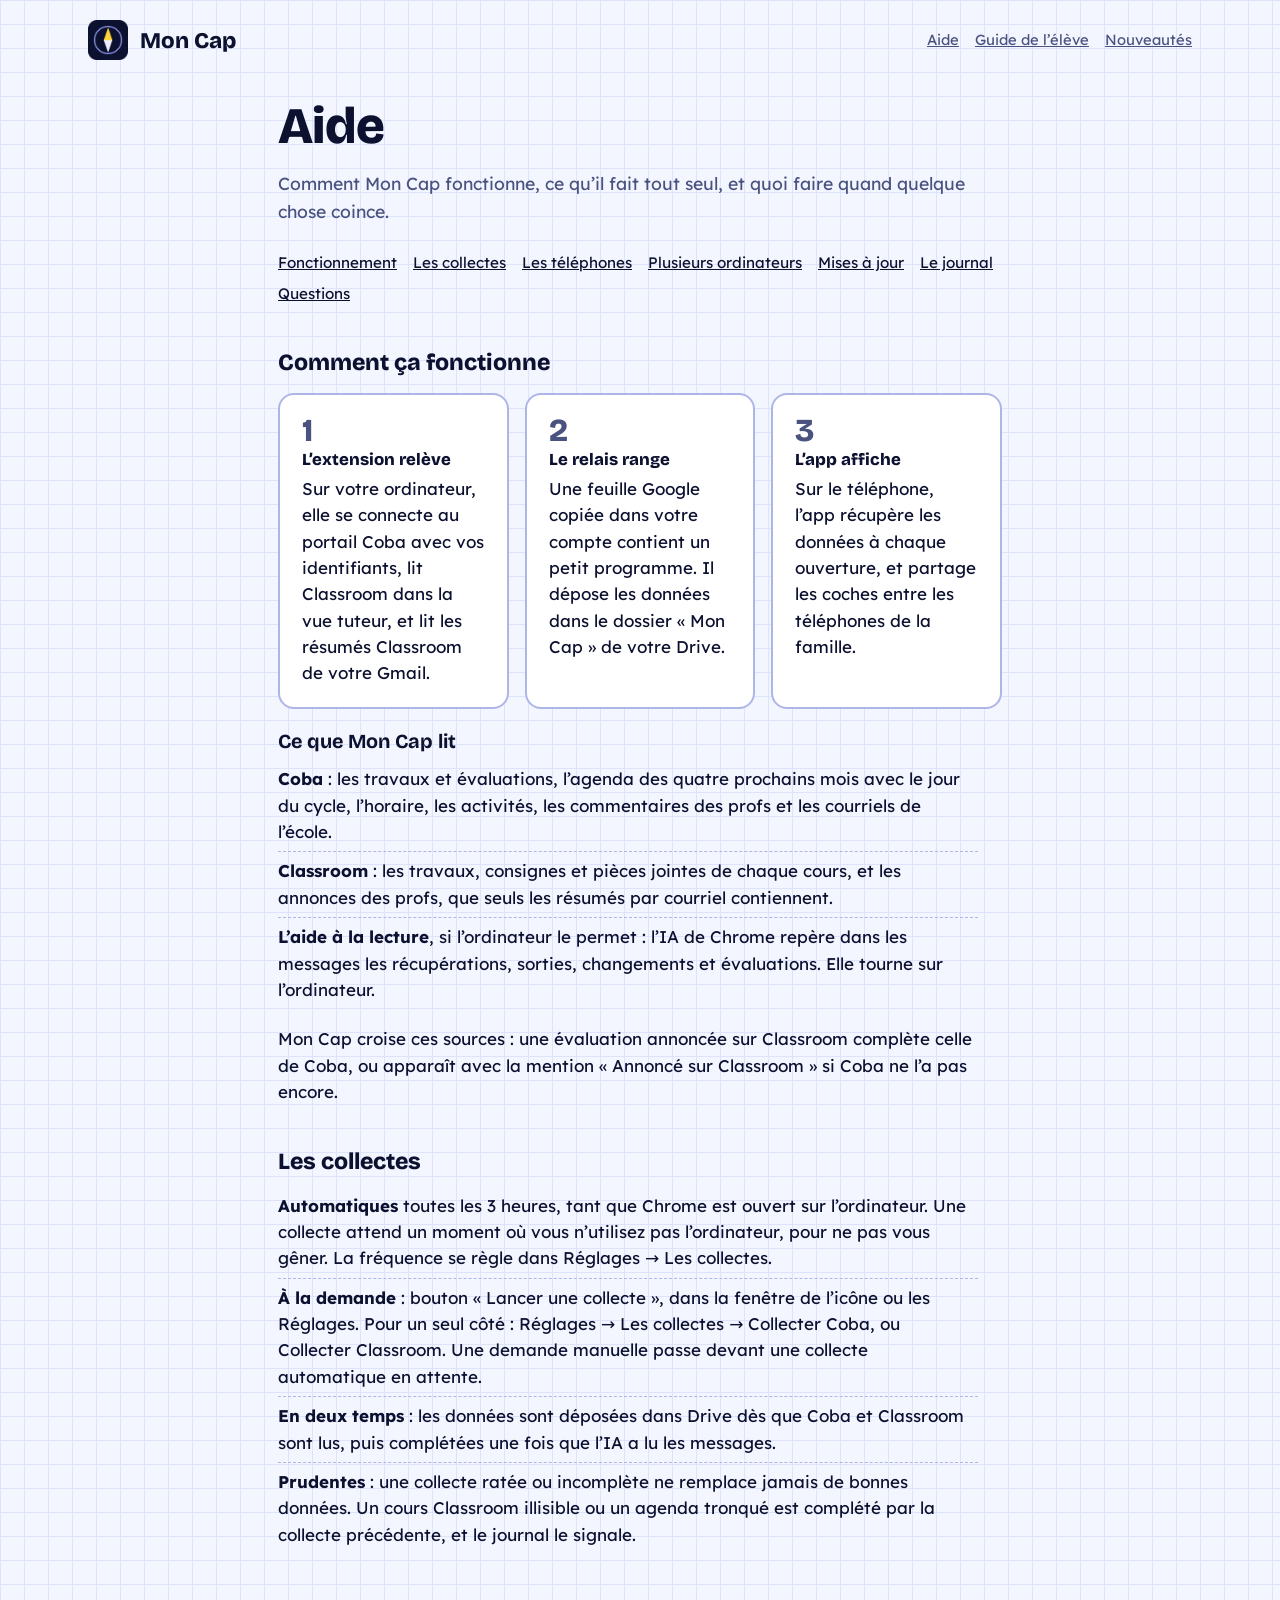
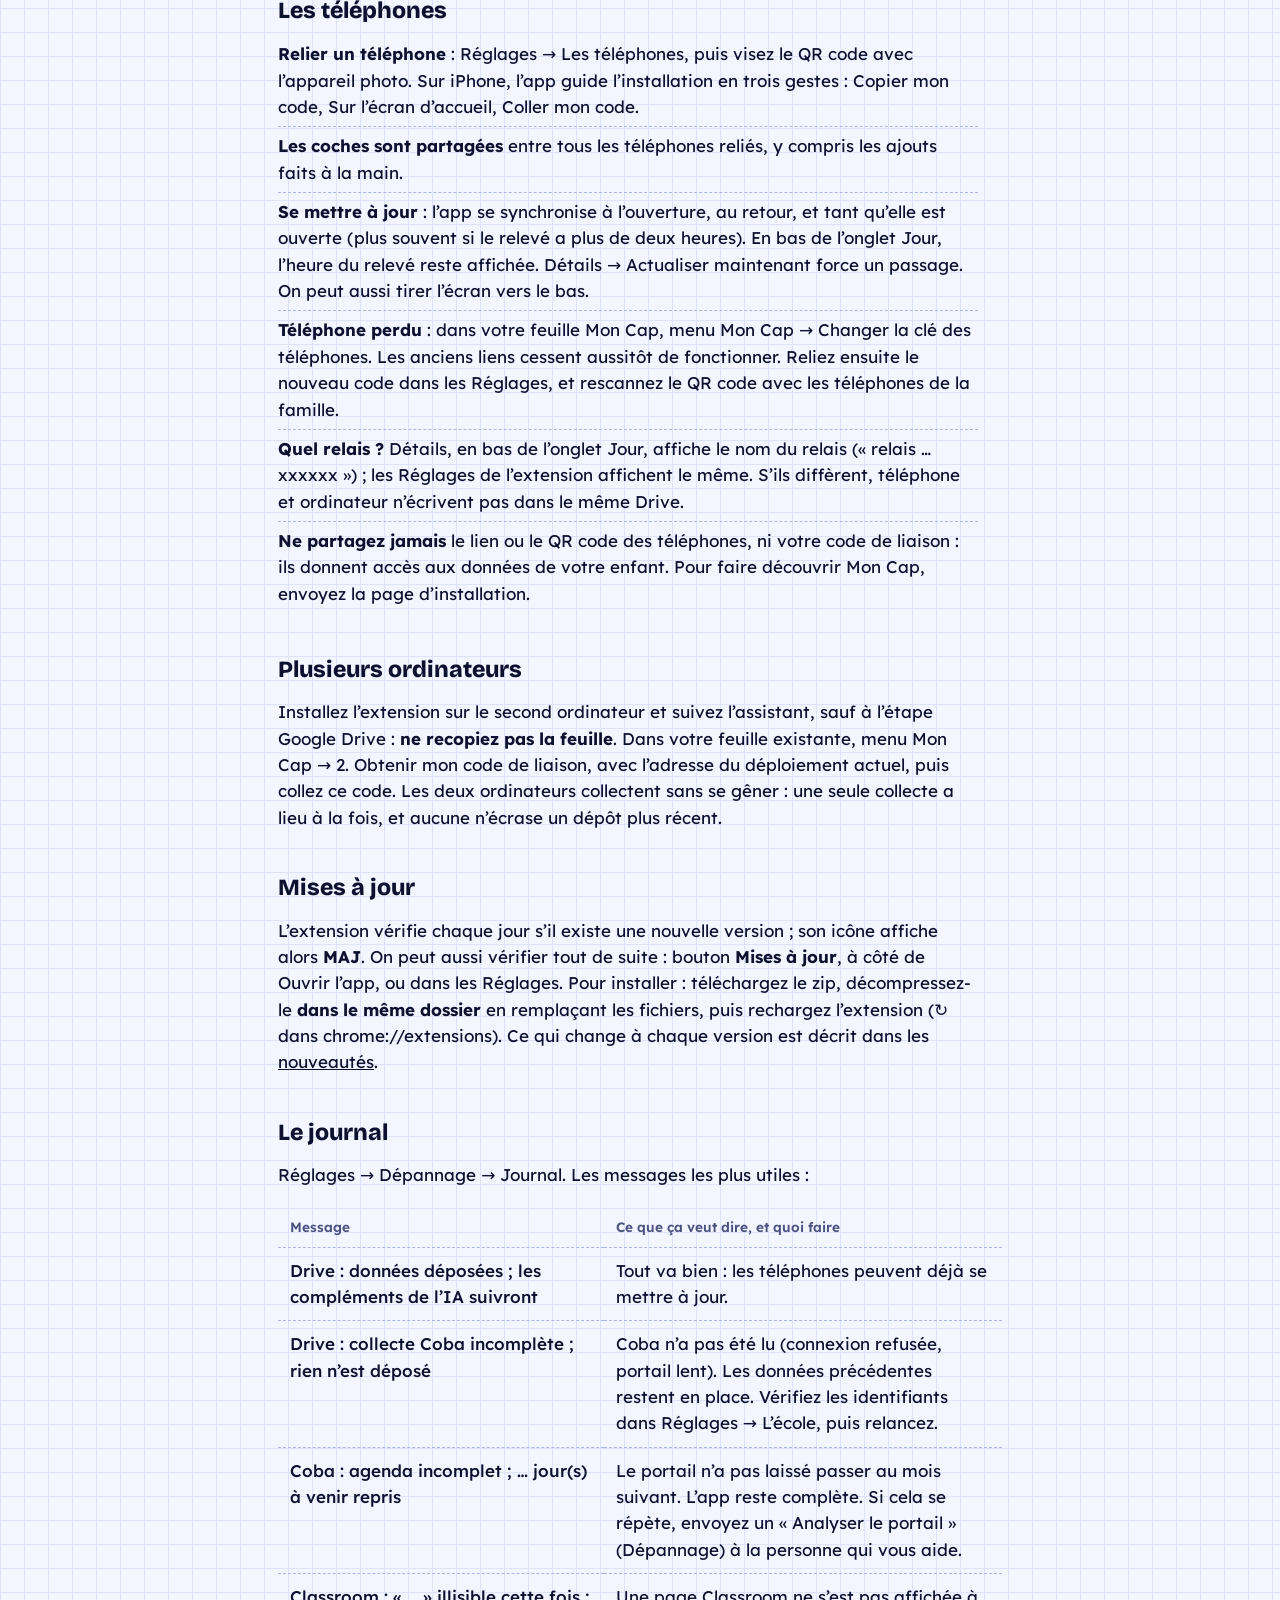
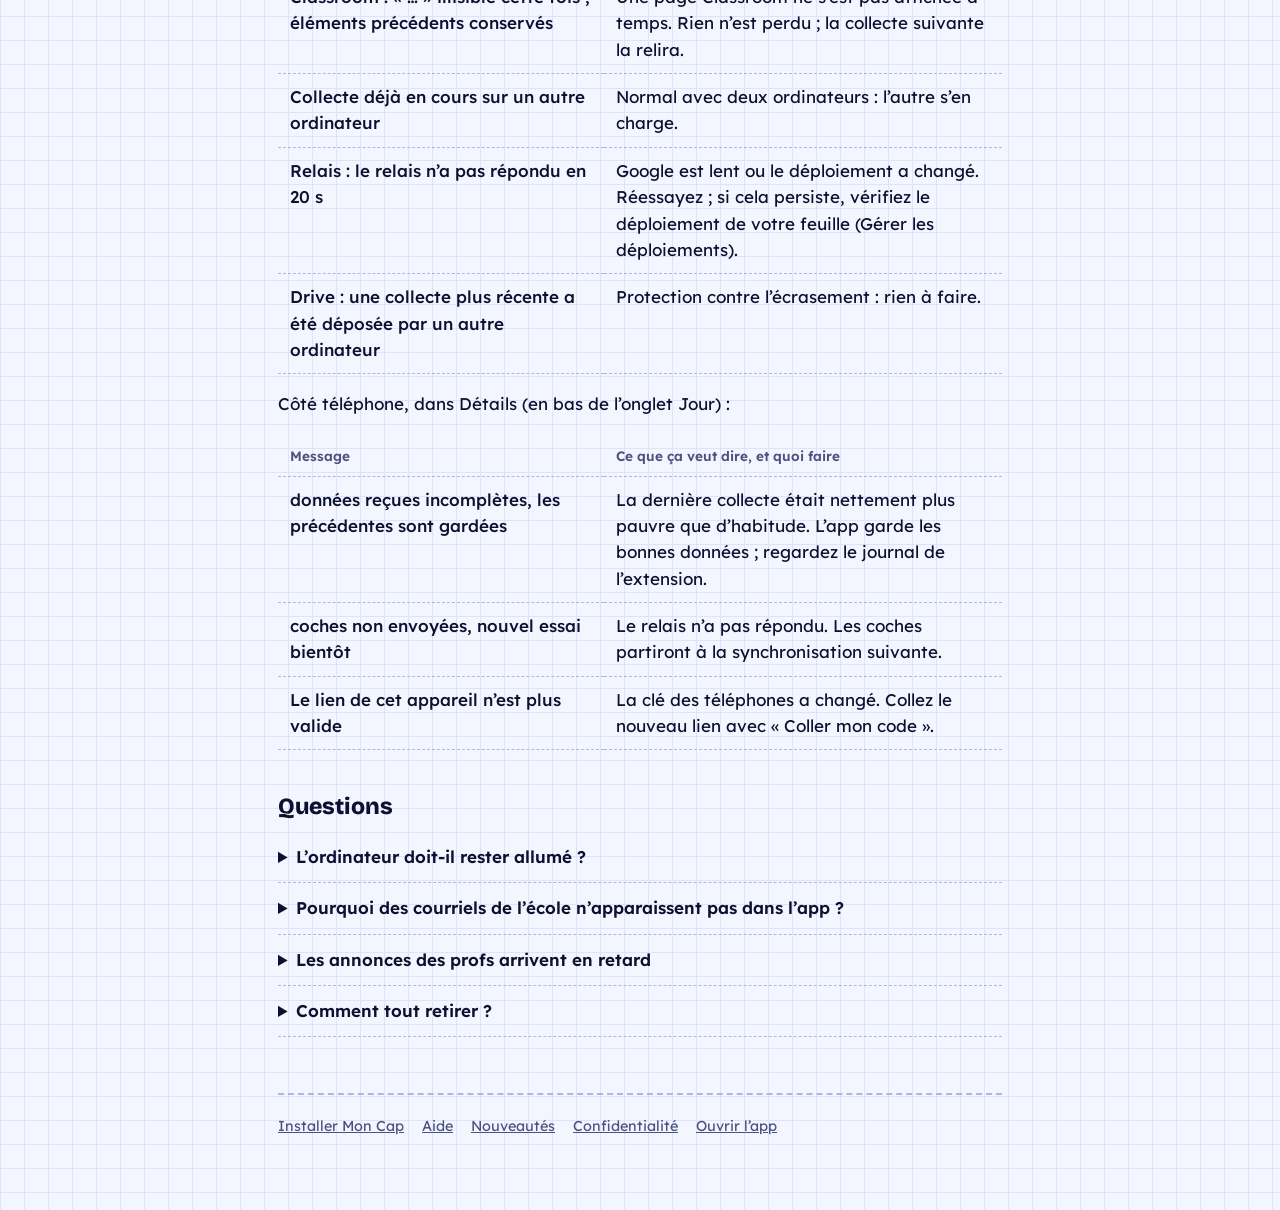
<file: aide/index.html>
<!doctype html>
<html lang="fr">
<head>
<meta charset="utf-8">
<meta name="viewport" content="width=device-width, initial-scale=1">
<title>Mon Cap — Aide</title>
<meta name="robots" content="noindex,nofollow">
<link rel="icon" href="../icons/icon-192.png">
<link rel="preconnect" href="https://fonts.googleapis.com"><link rel="preconnect" href="https://fonts.gstatic.com" crossorigin>
<link href="https://fonts.googleapis.com/css2?family=Bricolage+Grotesque:opsz,wght@12..96,600;12..96,800&family=Lexend:wght@400;500;600&display=swap" rel="stylesheet">
<link rel="stylesheet" href="../site.css">
</head>
<body>
<header class="entete"><img src="../icons/icon-192.png" alt="" width="40" height="40"><span class="marque">Mon Cap</span>
  <nav class="liens-site"><a href="../aide/">Aide</a><a href="../aide/eleve/">Guide de l’élève</a><a href="../nouveautes/">Nouveautés</a></nav></header>
<main class="page">
  <h1>Aide</h1>
  <p class="chapeau">Comment Mon Cap fonctionne, ce qu’il fait tout seul, et quoi faire quand quelque chose coince.</p>
  <nav class="sommaire-page"><a href="#fonctionnement">Fonctionnement</a><a href="#collectes">Les collectes</a><a href="#telephones">Les téléphones</a><a href="#ordinateurs">Plusieurs ordinateurs</a><a href="#maj">Mises à jour</a><a href="#journal">Le journal</a><a href="#questions">Questions</a></nav>

  <h2 id="fonctionnement">Comment ça fonctionne</h2>
  <div class="trois">
    <div class="bloc"><span class="num">1</span><b>L’extension relève</b>Sur votre ordinateur, elle se connecte au portail Coba avec vos identifiants, lit Classroom dans la vue tuteur, et lit les résumés Classroom de votre Gmail.</div>
    <div class="bloc"><span class="num">2</span><b>Le relais range</b>Une feuille Google copiée dans votre compte contient un petit programme. Il dépose les données dans le dossier « Mon Cap » de votre Drive.</div>
    <div class="bloc"><span class="num">3</span><b>L’app affiche</b>Sur le téléphone, l’app récupère les données à chaque ouverture, et partage les coches entre les téléphones de la famille.</div>
  </div>
  <h3 style="margin-top:22px">Ce que Mon Cap lit</h3>
  <ul class="liste">
    <li><b>Coba</b> : les travaux et évaluations, l’agenda des quatre prochains mois avec le jour du cycle, l’horaire, les activités, les commentaires des profs et les courriels de l’école.</li>
    <li><b>Classroom</b> : les travaux, consignes et pièces jointes de chaque cours, et les annonces des profs, que seuls les résumés par courriel contiennent.</li>
    <li><b>L’aide à la lecture</b>, si l’ordinateur le permet : l’IA de Chrome repère dans les messages les récupérations, sorties, changements et évaluations. Elle tourne sur l’ordinateur.</li>
  </ul>
  <p>Mon Cap croise ces sources : une évaluation annoncée sur Classroom complète celle de Coba, ou apparaît avec la mention « Annoncé sur Classroom » si Coba ne l’a pas encore.</p>

  <h2 id="collectes">Les collectes</h2>
  <ul class="liste">
    <li><b>Automatiques</b> toutes les 3 heures, tant que Chrome est ouvert sur l’ordinateur. Une collecte attend un moment où vous n’utilisez pas l’ordinateur, pour ne pas vous gêner. La fréquence se règle dans Réglages → Les collectes.</li>
    <li><b>À la demande</b> : bouton « Lancer une collecte », dans la fenêtre de l’icône ou les Réglages. Pour un seul côté : Réglages → Les collectes → Collecter Coba, ou Collecter Classroom. Une demande manuelle passe devant une collecte automatique en attente.</li>
    <li><b>En deux temps</b> : les données sont déposées dans Drive dès que Coba et Classroom sont lus, puis complétées une fois que l’IA a lu les messages.</li>
    <li><b>Prudentes</b> : une collecte ratée ou incomplète ne remplace jamais de bonnes données. Un cours Classroom illisible ou un agenda tronqué est complété par la collecte précédente, et le journal le signale.</li>
  </ul>

  <h2 id="telephones">Les téléphones</h2>
  <ul class="liste">
    <li><b>Relier un téléphone</b> : Réglages → Les téléphones, puis visez le QR code avec l’appareil photo. Sur iPhone, l’app guide l’installation en trois gestes : Copier mon code, Sur l’écran d’accueil, Coller mon code.</li>
    <li><b>Les coches sont partagées</b> entre tous les téléphones reliés, y compris les ajouts faits à la main.</li>
    <li><b>Se mettre à jour</b> : l’app se synchronise à l’ouverture, au retour, et tant qu’elle est ouverte (plus souvent si le relevé a plus de deux heures). En bas de l’onglet Jour, l’heure du relevé reste affichée. Détails → Actualiser maintenant force un passage. On peut aussi tirer l’écran vers le bas.</li>
    <li><b>Téléphone perdu</b> : dans votre feuille Mon Cap, menu Mon Cap → Changer la clé des téléphones. Les anciens liens cessent aussitôt de fonctionner. Reliez ensuite le nouveau code dans les Réglages, et rescannez le QR code avec les téléphones de la famille.</li>
    <li><b>Quel relais ?</b> Détails, en bas de l’onglet Jour, affiche le nom du relais (« relais …xxxxxx ») ; les Réglages de l’extension affichent le même. S’ils diffèrent, téléphone et ordinateur n’écrivent pas dans le même Drive.</li>
    <li><b>Ne partagez jamais</b> le lien ou le QR code des téléphones, ni votre code de liaison : ils donnent accès aux données de votre enfant. Pour faire découvrir Mon Cap, envoyez la page d’installation.</li>
  </ul>

  <h2 id="ordinateurs">Plusieurs ordinateurs</h2>
  <p>Installez l’extension sur le second ordinateur et suivez l’assistant, sauf à l’étape Google Drive : <b>ne recopiez pas la feuille</b>. Dans votre feuille existante, menu Mon Cap → 2. Obtenir mon code de liaison, avec l’adresse du déploiement actuel, puis collez ce code. Les deux ordinateurs collectent sans se gêner : une seule collecte a lieu à la fois, et aucune n’écrase un dépôt plus récent.</p>

  <h2 id="maj">Mises à jour</h2>
  <p>L’extension vérifie chaque jour s’il existe une nouvelle version ; son icône affiche alors <b>MAJ</b>. On peut aussi vérifier tout de suite : bouton <b>Mises à jour</b>, à côté de Ouvrir l’app, ou dans les Réglages. Pour installer : téléchargez le zip, décompressez-le <b>dans le même dossier</b> en remplaçant les fichiers, puis rechargez l’extension (↻ dans chrome://extensions). Ce qui change à chaque version est décrit dans les <a href="../nouveautes/">nouveautés</a>.</p>

  <h2 id="journal">Le journal</h2>
  <p>Réglages → Dépannage → Journal. Les messages les plus utiles :</p>
  <table class="tableau">
    <tr><th>Message</th><th>Ce que ça veut dire, et quoi faire</th></tr>
    <tr><td>Drive : données déposées ; les compléments de l’IA suivront</td><td>Tout va bien : les téléphones peuvent déjà se mettre à jour.</td></tr>
    <tr><td>Drive : collecte Coba incomplète ; rien n’est déposé</td><td>Coba n’a pas été lu (connexion refusée, portail lent). Les données précédentes restent en place. Vérifiez les identifiants dans Réglages → L’école, puis relancez.</td></tr>
    <tr><td>Coba : agenda incomplet ; … jour(s) à venir repris</td><td>Le portail n’a pas laissé passer au mois suivant. L’app reste complète. Si cela se répète, envoyez un « Analyser le portail » (Dépannage) à la personne qui vous aide.</td></tr>
    <tr><td>Classroom : « … » illisible cette fois ; éléments précédents conservés</td><td>Une page Classroom ne s’est pas affichée à temps. Rien n’est perdu ; la collecte suivante la relira.</td></tr>
    <tr><td>Collecte déjà en cours sur un autre ordinateur</td><td>Normal avec deux ordinateurs : l’autre s’en charge.</td></tr>
    <tr><td>Relais : le relais n’a pas répondu en 20 s</td><td>Google est lent ou le déploiement a changé. Réessayez ; si cela persiste, vérifiez le déploiement de votre feuille (Gérer les déploiements).</td></tr>
    <tr><td>Drive : une collecte plus récente a été déposée par un autre ordinateur</td><td>Protection contre l’écrasement : rien à faire.</td></tr>
  </table>
  <p>Côté téléphone, dans Détails (en bas de l’onglet Jour) :</p>
  <table class="tableau">
    <tr><th>Message</th><th>Ce que ça veut dire, et quoi faire</th></tr>
    <tr><td>données reçues incomplètes, les précédentes sont gardées</td><td>La dernière collecte était nettement plus pauvre que d’habitude. L’app garde les bonnes données ; regardez le journal de l’extension.</td></tr>
    <tr><td>coches non envoyées, nouvel essai bientôt</td><td>Le relais n’a pas répondu. Les coches partiront à la synchronisation suivante.</td></tr>
    <tr><td>Le lien de cet appareil n’est plus valide</td><td>La clé des téléphones a changé. Collez le nouveau lien avec « Coller mon code ».</td></tr>
  </table>

  <h2 id="questions">Questions</h2>
  <details class="q"><summary>L’ordinateur doit-il rester allumé ?</summary><p>Les collectes se font quand Chrome est ouvert. Si l’ordinateur dort, l’app garde les dernières données, et la collecte reprend au réveil.</p></details>
  <details class="q"><summary>Pourquoi des courriels de l’école n’apparaissent pas dans l’app ?</summary><p>L’app est faite pour l’élève : les messages destinés aux parents, le suivi personnalisé et les invitations sont volontairement écartés. Vous les retrouvez dans Coba.</p></details>
  <details class="q"><summary>Les annonces des profs arrivent en retard</summary><p>Elles viennent des résumés Classroom envoyés aux tuteurs. Réglez leur fréquence sur « quotidien », depuis le lien en bas d’un résumé.</p></details>
  <details class="q"><summary>Comment tout retirer ?</summary><p>Supprimez l’extension dans chrome://extensions, puis, dans votre Drive, la feuille Mon Cap et le dossier « Mon Cap ». Sur les téléphones, supprimez l’icône de l’app.</p></details>
  <footer class="pied"><a href="../installer/">Installer Mon Cap</a><a href="../aide/">Aide</a><a href="../nouveautes/">Nouveautés</a><a href="../confidentialite/">Confidentialité</a><a href="../">Ouvrir l’app</a></footer>
</main>
</body>
</html>
</file>
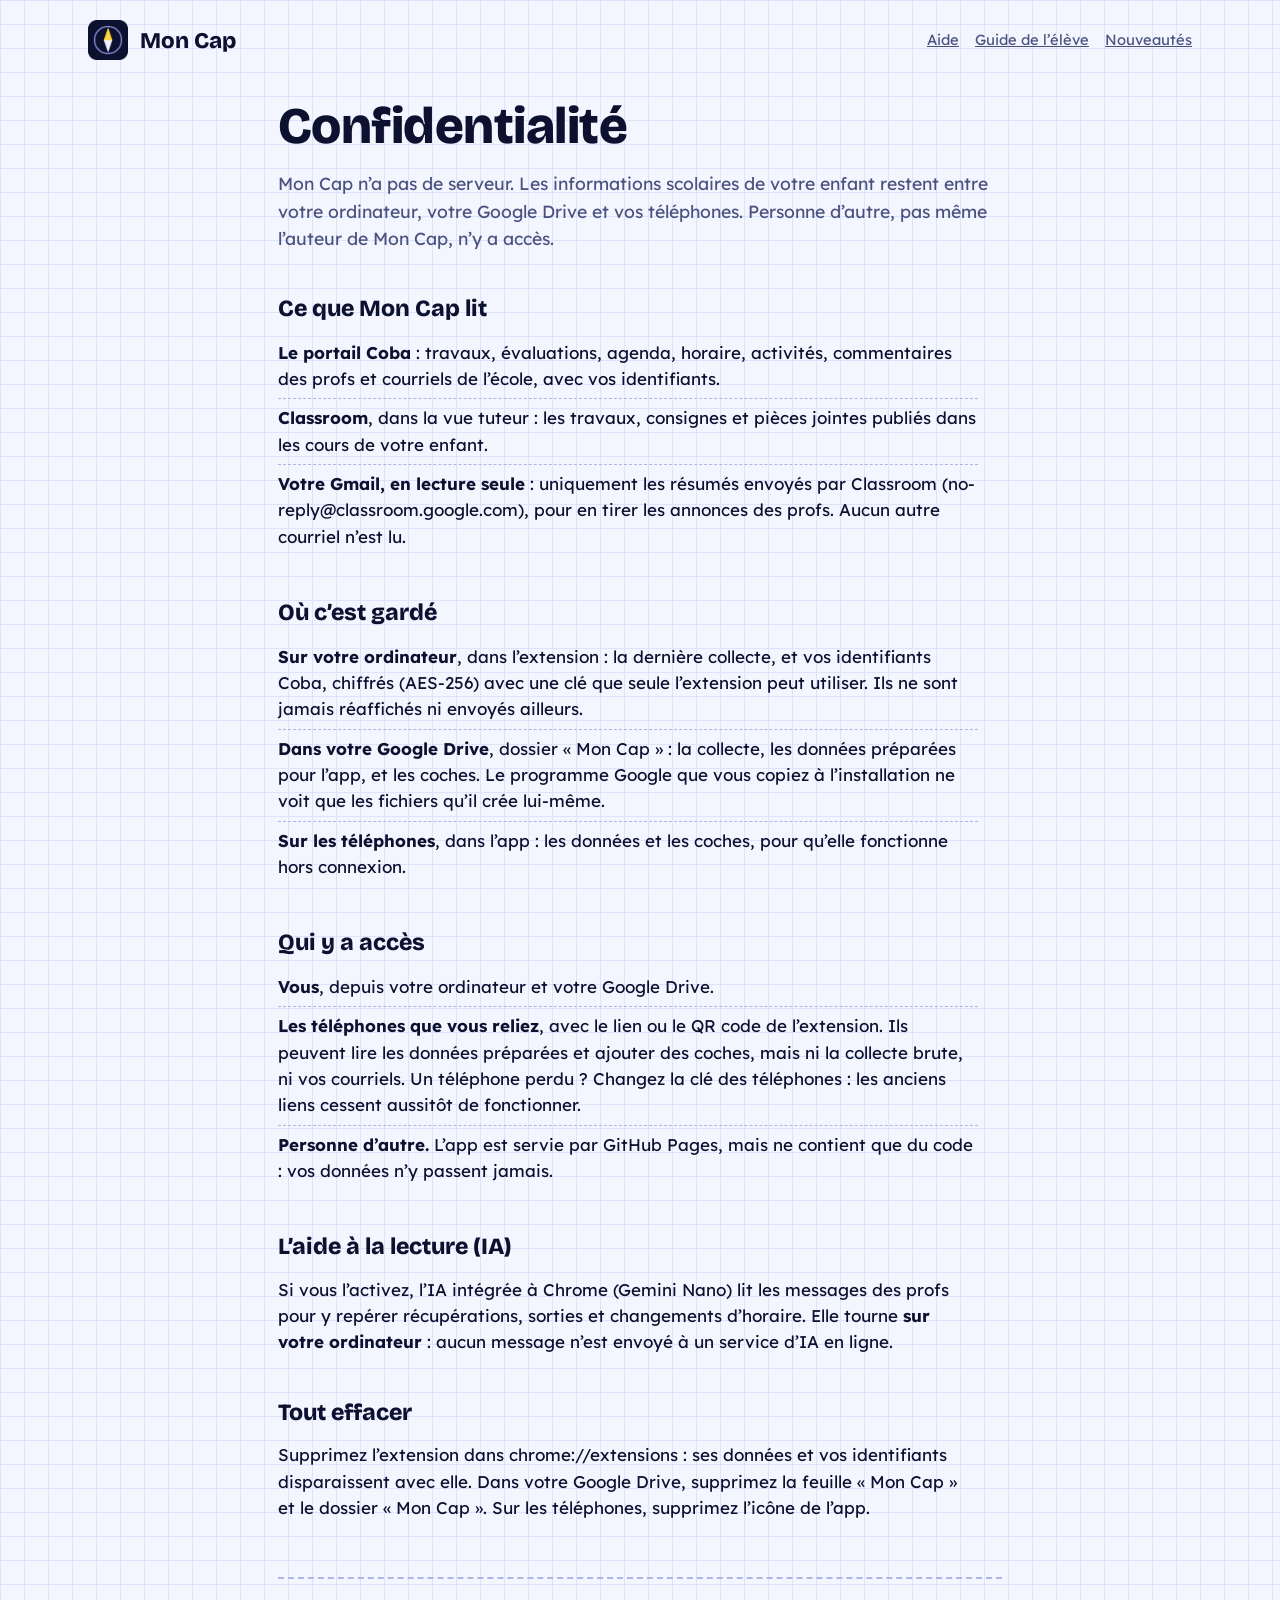
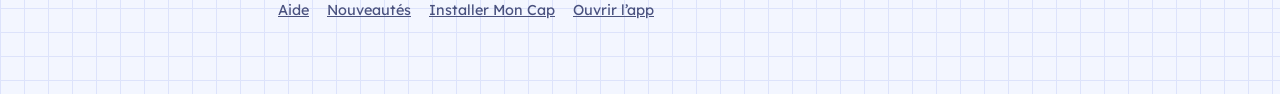
<file: confidentialite/index.html>
<!doctype html>
<html lang="fr">
<head>
<meta charset="utf-8">
<meta name="viewport" content="width=device-width, initial-scale=1">
<title>Mon Cap — Confidentialité</title>
<meta name="robots" content="noindex,nofollow">
<link rel="icon" href="../icons/icon-192.png">
<link rel="preconnect" href="https://fonts.googleapis.com"><link rel="preconnect" href="https://fonts.gstatic.com" crossorigin>
<link href="https://fonts.googleapis.com/css2?family=Bricolage+Grotesque:opsz,wght@12..96,600;12..96,800&family=Lexend:wght@400;500;600&display=swap" rel="stylesheet">
<link rel="stylesheet" href="../site.css">
</head>
<body>
<header class="entete"><img src="../icons/icon-192.png" alt="" width="40" height="40"><span class="marque">Mon Cap</span>
  <nav class="liens-site"><a href="../aide/">Aide</a><a href="../aide/eleve/">Guide de l’élève</a><a href="../nouveautes/">Nouveautés</a></nav></header>
<main class="page">
  <h1>Confidentialité</h1>
  <p class="chapeau">Mon Cap n’a pas de serveur. Les informations scolaires de votre enfant restent entre votre ordinateur, votre Google Drive et vos téléphones. Personne d’autre, pas même l’auteur de Mon Cap, n’y a accès.</p>

  <h2>Ce que Mon Cap lit</h2>
  <ul class="liste">
    <li><b>Le portail Coba</b> : travaux, évaluations, agenda, horaire, activités, commentaires des profs et courriels de l’école, avec vos identifiants.</li>
    <li><b>Classroom</b>, dans la vue tuteur : les travaux, consignes et pièces jointes publiés dans les cours de votre enfant.</li>
    <li><b>Votre Gmail, en lecture seule</b> : uniquement les résumés envoyés par Classroom (no-reply@classroom.google.com), pour en tirer les annonces des profs. Aucun autre courriel n’est lu.</li>
  </ul>

  <h2>Où c’est gardé</h2>
  <ul class="liste">
    <li><b>Sur votre ordinateur</b>, dans l’extension : la dernière collecte, et vos identifiants Coba, chiffrés (AES-256) avec une clé que seule l’extension peut utiliser. Ils ne sont jamais réaffichés ni envoyés ailleurs.</li>
    <li><b>Dans votre Google Drive</b>, dossier « Mon Cap » : la collecte, les données préparées pour l’app, et les coches. Le programme Google que vous copiez à l’installation ne voit que les fichiers qu’il crée lui-même.</li>
    <li><b>Sur les téléphones</b>, dans l’app : les données et les coches, pour qu’elle fonctionne hors connexion.</li>
  </ul>

  <h2>Qui y a accès</h2>
  <ul class="liste">
    <li><b>Vous</b>, depuis votre ordinateur et votre Google Drive.</li>
    <li><b>Les téléphones que vous reliez</b>, avec le lien ou le QR code de l’extension. Ils peuvent lire les données préparées et ajouter des coches, mais ni la collecte brute, ni vos courriels. Un téléphone perdu ? Changez la clé des téléphones : les anciens liens cessent aussitôt de fonctionner.</li>
    <li><b>Personne d’autre.</b> L’app est servie par GitHub Pages, mais ne contient que du code : vos données n’y passent jamais.</li>
  </ul>

  <h2>L’aide à la lecture (IA)</h2>
  <p>Si vous l’activez, l’IA intégrée à Chrome (Gemini Nano) lit les messages des profs pour y repérer récupérations, sorties et changements d’horaire. Elle tourne <b>sur votre ordinateur</b> : aucun message n’est envoyé à un service d’IA en ligne.</p>

  <h2>Tout effacer</h2>
  <p>Supprimez l’extension dans chrome://extensions : ses données et vos identifiants disparaissent avec elle. Dans votre Google Drive, supprimez la feuille « Mon Cap » et le dossier « Mon Cap ». Sur les téléphones, supprimez l’icône de l’app.</p>

  <footer class="pied"><a href="../aide/">Aide</a><a href="../nouveautes/">Nouveautés</a><a href="../installer/">Installer Mon Cap</a><a href="../">Ouvrir l’app</a></footer>
</main>
</body>
</html>
</file>
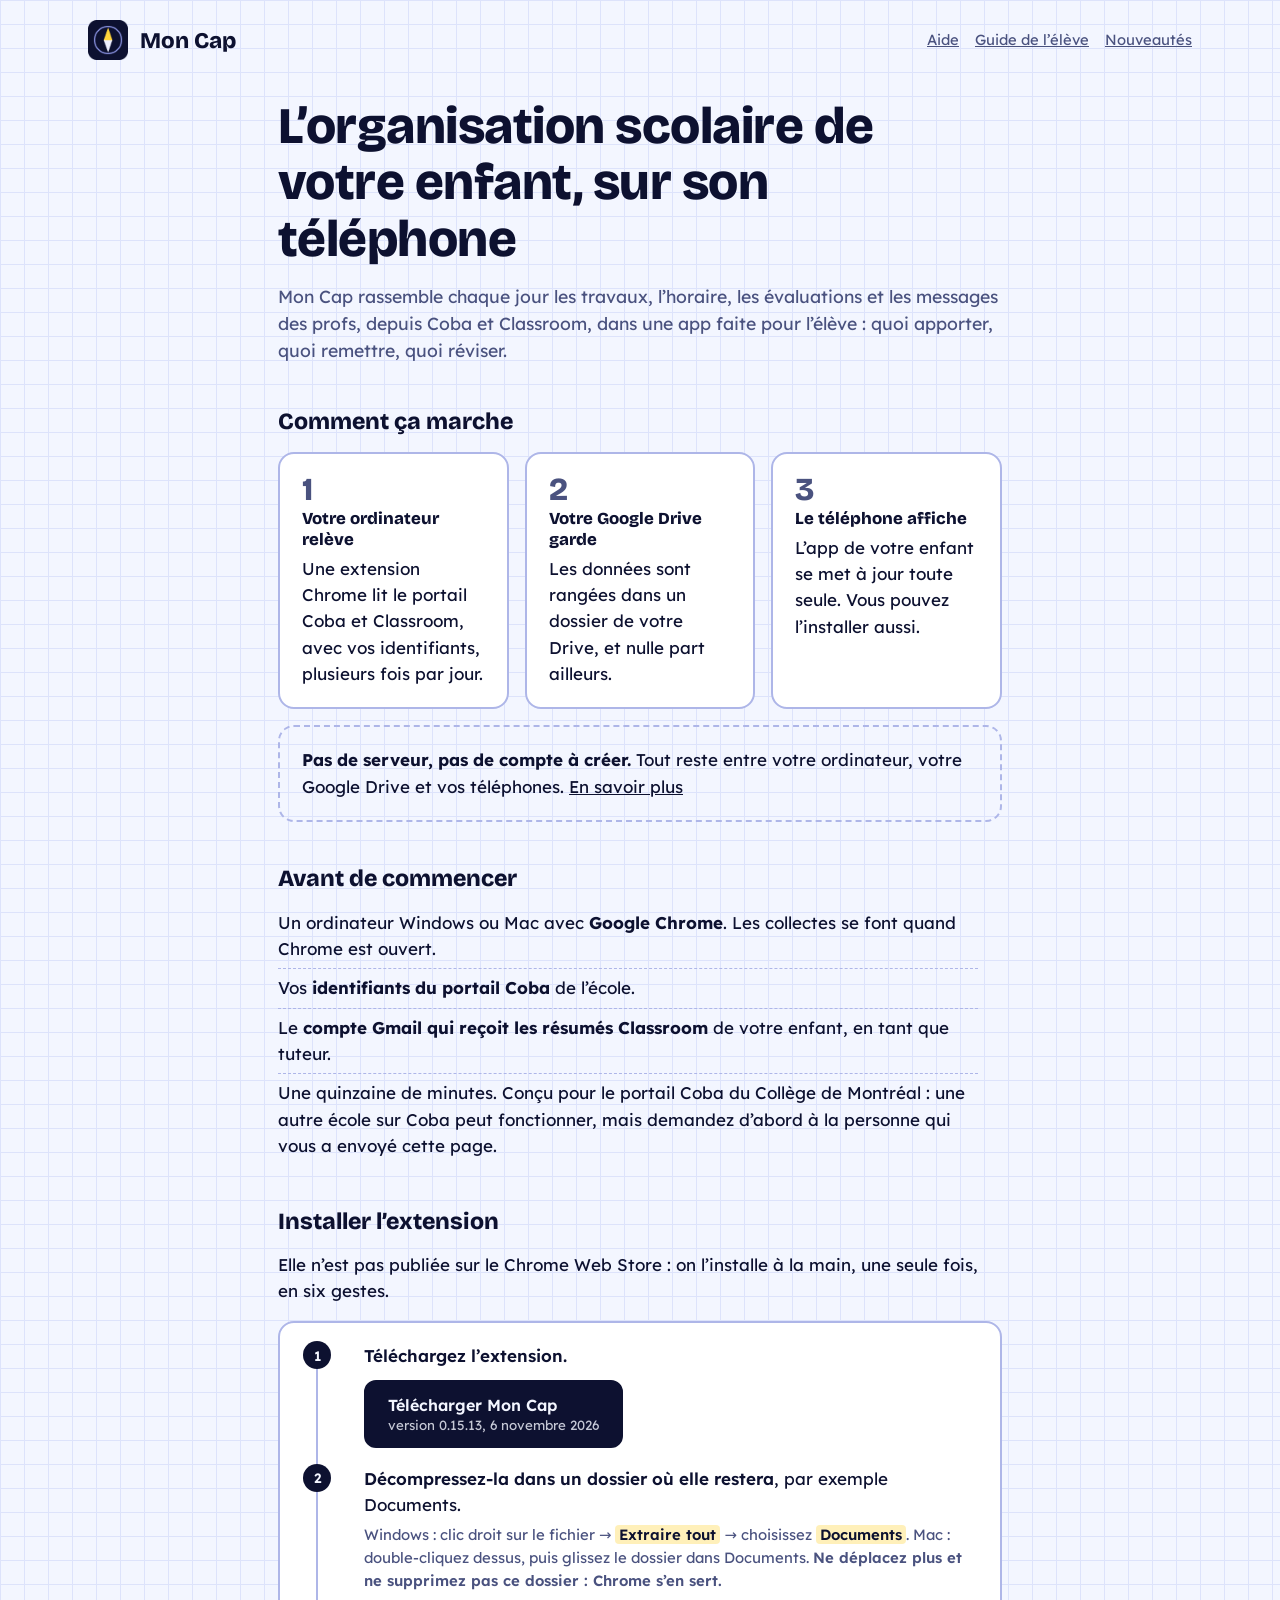
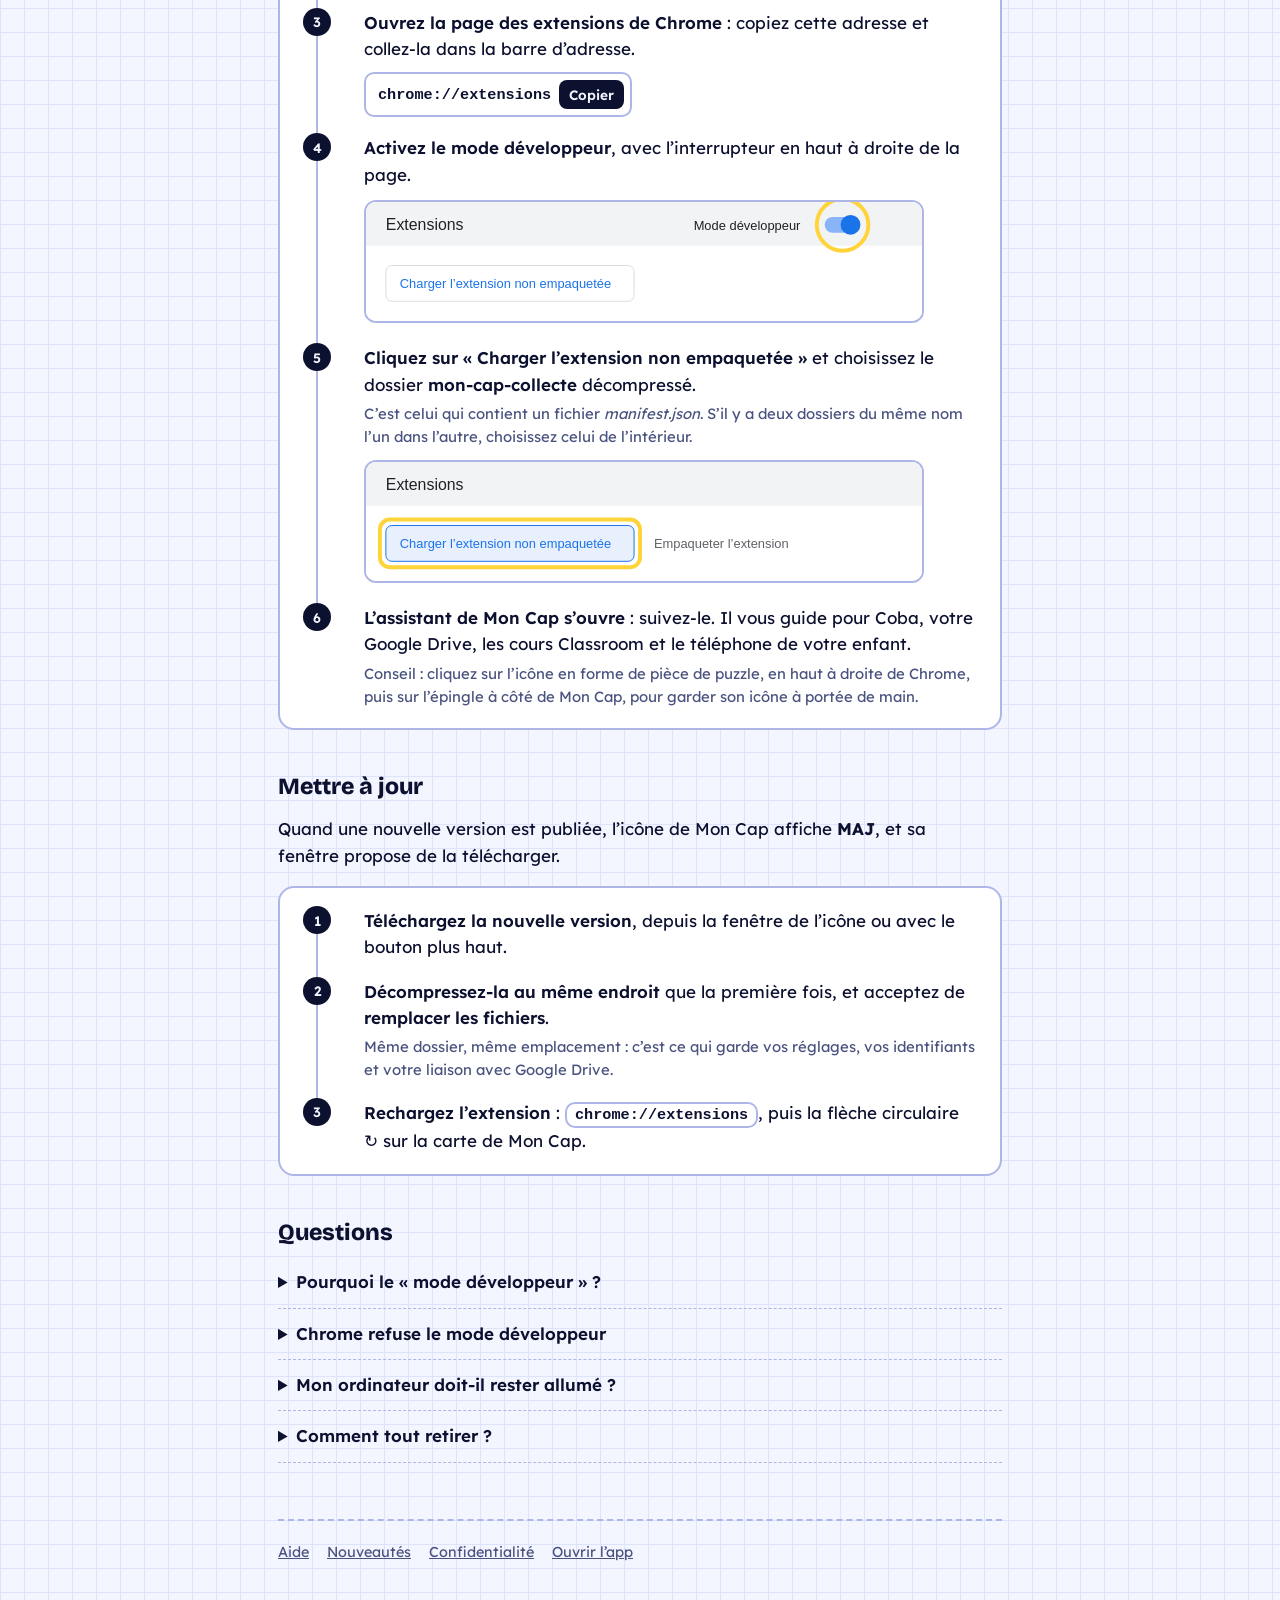
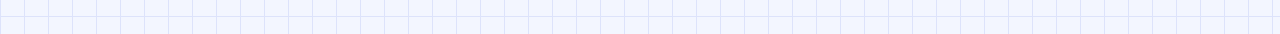
<file: installer/index.html>
<!doctype html>
<html lang="fr">
<head>
<meta charset="utf-8">
<meta name="viewport" content="width=device-width, initial-scale=1">
<title>Installer Mon Cap</title>
<meta name="robots" content="noindex,nofollow">
<link rel="icon" href="../icons/icon-192.png">
<link rel="preconnect" href="https://fonts.googleapis.com"><link rel="preconnect" href="https://fonts.gstatic.com" crossorigin>
<link href="https://fonts.googleapis.com/css2?family=Bricolage+Grotesque:opsz,wght@12..96,600;12..96,800&family=Lexend:wght@400;500;600&display=swap" rel="stylesheet">
<link rel="stylesheet" href="../site.css">
</head>
<body>
<header class="entete"><img src="../icons/icon-192.png" alt="" width="40" height="40"><span class="marque">Mon Cap</span>
  <nav class="liens-site"><a href="../aide/">Aide</a><a href="../aide/eleve/">Guide de l’élève</a><a href="../nouveautes/">Nouveautés</a></nav></header>
<main class="page">
  <h1>L’organisation scolaire de votre enfant, sur son téléphone</h1>
  <p class="chapeau">Mon Cap rassemble chaque jour les travaux, l’horaire, les évaluations et les messages des profs, depuis Coba et Classroom, dans une app faite pour l’élève : quoi apporter, quoi remettre, quoi réviser.</p>

  <h2>Comment ça marche</h2>
  <div class="trois">
    <div class="bloc"><span class="num">1</span><b>Votre ordinateur relève</b>Une extension Chrome lit le portail Coba et Classroom, avec vos identifiants, plusieurs fois par jour.</div>
    <div class="bloc"><span class="num">2</span><b>Votre Google Drive garde</b>Les données sont rangées dans un dossier de votre Drive, et nulle part ailleurs.</div>
    <div class="bloc"><span class="num">3</span><b>Le téléphone affiche</b>L’app de votre enfant se met à jour toute seule. Vous pouvez l’installer aussi.</div>
  </div>
  <div class="bloc calme" style="margin-top:16px"><b>Pas de serveur, pas de compte à créer.</b> Tout reste entre votre ordinateur, votre Google Drive et vos téléphones. <a href="../confidentialite/">En savoir plus</a></div>

  <h2>Avant de commencer</h2>
  <ul class="liste">
    <li>Un ordinateur Windows ou Mac avec <b>Google Chrome</b>. Les collectes se font quand Chrome est ouvert.</li>
    <li>Vos <b>identifiants du portail Coba</b> de l’école.</li>
    <li>Le <b>compte Gmail qui reçoit les résumés Classroom</b> de votre enfant, en tant que tuteur.</li>
    <li>Une quinzaine de minutes. Conçu pour le portail Coba du Collège de Montréal : une autre école sur Coba peut fonctionner, mais demandez d’abord à la personne qui vous a envoyé cette page.</li>
  </ul>

  <h2>Installer l’extension</h2>
  <p>Elle n’est pas publiée sur le Chrome Web Store : on l’installe à la main, une seule fois, en six gestes.</p>
  <div class="bloc"><ol class="gestes">
    <li><b>Téléchargez l’extension.</b>
      <div class="actions" style="margin-top:10px"><a class="btn telecharger" id="dl" href="../telechargement/mon-cap-collecte.zip">Télécharger Mon Cap<small id="dlInfo">dernière version</small></a></div></li>
    <li><b>Décompressez-la dans un dossier où elle restera</b>, par exemple Documents.
      <span class="voir">Windows : clic droit sur le fichier → <span class="menu">Extraire tout</span> → choisissez <span class="menu">Documents</span>. Mac : double-cliquez dessus, puis glissez le dossier dans Documents. <b>Ne déplacez plus et ne supprimez pas ce dossier : Chrome s’en sert.</b></span></li>
    <li><b>Ouvrez la page des extensions de Chrome</b> : copiez cette adresse et collez-la dans la barre d’adresse.
      <div style="margin-top:10px"><span class="code-chrome">chrome://extensions <button id="copier">Copier</button></span></div></li>
    <li><b>Activez le mode développeur</b>, avec l’interrupteur en haut à droite de la page.
      <svg class="schema" viewBox="0 0 560 120" role="img" aria-label="Page des extensions de Chrome : interrupteur Mode développeur en haut à droite, activé">
        <rect width="560" height="120" fill="#fff"/><rect width="560" height="44" fill="#F1F3F4"/>
        <text x="20" y="28" font-family="Arial" font-size="16" fill="#202124">Extensions</text>
        <text x="330" y="28" font-family="Arial" font-size="13" fill="#202124">Mode développeur</text>
        <rect x="462" y="15" width="34" height="16" rx="8" fill="#8AB4F8"/><circle cx="488" cy="23" r="10" fill="#1A73E8"/>
        <circle cx="480" cy="23" r="26" fill="none" stroke="#FFD43B" stroke-width="4"/>
        <rect x="20" y="64" width="250" height="36" rx="6" fill="none" stroke="#DADCE0"/><text x="34" y="87" font-family="Arial" font-size="13" fill="#1A73E8">Charger l’extension non empaquetée</text>
      </svg></li>
    <li><b>Cliquez sur « Charger l’extension non empaquetée »</b> et choisissez le dossier <b>mon-cap-collecte</b> décompressé.
      <span class="voir">C’est celui qui contient un fichier <i>manifest.json</i>. S’il y a deux dossiers du même nom l’un dans l’autre, choisissez celui de l’intérieur.</span>
      <svg class="schema" viewBox="0 0 560 120" role="img" aria-label="Bouton Charger l’extension non empaquetée, en haut à gauche">
        <rect width="560" height="120" fill="#fff"/><rect width="560" height="44" fill="#F1F3F4"/>
        <text x="20" y="28" font-family="Arial" font-size="16" fill="#202124">Extensions</text>
        <rect x="20" y="64" width="250" height="36" rx="6" fill="#E8F0FE" stroke="#1A73E8"/><text x="34" y="87" font-family="Arial" font-size="13" fill="#1A73E8">Charger l’extension non empaquetée</text>
        <rect x="14" y="58" width="262" height="48" rx="10" fill="none" stroke="#FFD43B" stroke-width="4"/>
        <text x="290" y="87" font-family="Arial" font-size="13" fill="#5F6368">Empaqueter l’extension</text>
      </svg></li>
    <li><b>L’assistant de Mon Cap s’ouvre</b> : suivez-le. Il vous guide pour Coba, votre Google Drive, les cours Classroom et le téléphone de votre enfant.
      <span class="voir">Conseil : cliquez sur l’icône en forme de pièce de puzzle, en haut à droite de Chrome, puis sur l’épingle à côté de Mon Cap, pour garder son icône à portée de main.</span></li>
  </ol></div>

  <h2 id="mise-a-jour">Mettre à jour</h2>
  <p>Quand une nouvelle version est publiée, l’icône de Mon Cap affiche <b>MAJ</b>, et sa fenêtre propose de la télécharger.</p>
  <div class="bloc"><ol class="gestes">
    <li><b>Téléchargez la nouvelle version</b>, depuis la fenêtre de l’icône ou avec le bouton plus haut.</li>
    <li><b>Décompressez-la au même endroit</b> que la première fois, et acceptez de <b>remplacer les fichiers</b>.
      <span class="voir">Même dossier, même emplacement : c’est ce qui garde vos réglages, vos identifiants et votre liaison avec Google Drive.</span></li>
    <li><b>Rechargez l’extension</b> : <span class="code-chrome" style="padding:2px 8px">chrome://extensions</span>, puis la flèche circulaire ↻ sur la carte de Mon Cap.</li>
  </ol></div>

  <h2>Questions</h2>
  <details class="q"><summary>Pourquoi le « mode développeur » ?</summary><p>C’est la façon d’installer une extension qui ne vient pas du Chrome Web Store. Il ne change rien d’autre au fonctionnement de Chrome.</p></details>
  <details class="q"><summary>Chrome refuse le mode développeur</summary><p>C’est souvent le cas sur un ordinateur fourni par un employeur, dont les réglages sont verrouillés. Utilisez un ordinateur personnel.</p></details>
  <details class="q"><summary>Mon ordinateur doit-il rester allumé ?</summary><p>Les collectes se font quand Chrome est ouvert. Si l’ordinateur dort, l’app garde les dernières données et se met à jour à la collecte suivante. Vous pouvez installer l’extension sur un second ordinateur : l’assistant explique comment le relier au même Google Drive.</p></details>
  <details class="q"><summary>Comment tout retirer ?</summary><p>Supprimez l’extension dans chrome://extensions, puis, dans votre Google Drive, la feuille « Mon Cap » et le dossier « Mon Cap ». Sur les téléphones, supprimez l’icône Mon Cap.</p></details>

  <footer class="pied"><a href="../aide/">Aide</a><a href="../nouveautes/">Nouveautés</a><a href="../confidentialite/">Confidentialité</a><a href="../">Ouvrir l’app</a></footer>
</main>
<script>
document.getElementById('copier').onclick = async e => { try { await navigator.clipboard.writeText('chrome://extensions'); e.target.textContent = 'Copié'; } catch (x) {} };
// lien vers la dernière version publiée
fetch('../telechargement/derniere.json', { cache: 'no-store' }).then(r => r.json()).then(j => {
  if (j.telechargement) document.getElementById('dl').href = j.telechargement;
  document.getElementById('dlInfo').textContent = 'version ' + j.version + (j.date ? ', ' + new Date(j.date + 'T12:00').toLocaleDateString('fr-CA', { day: 'numeric', month: 'long', year: 'numeric' }) : '');
}).catch(() => {});
</script>
</body>
</html>
</file>
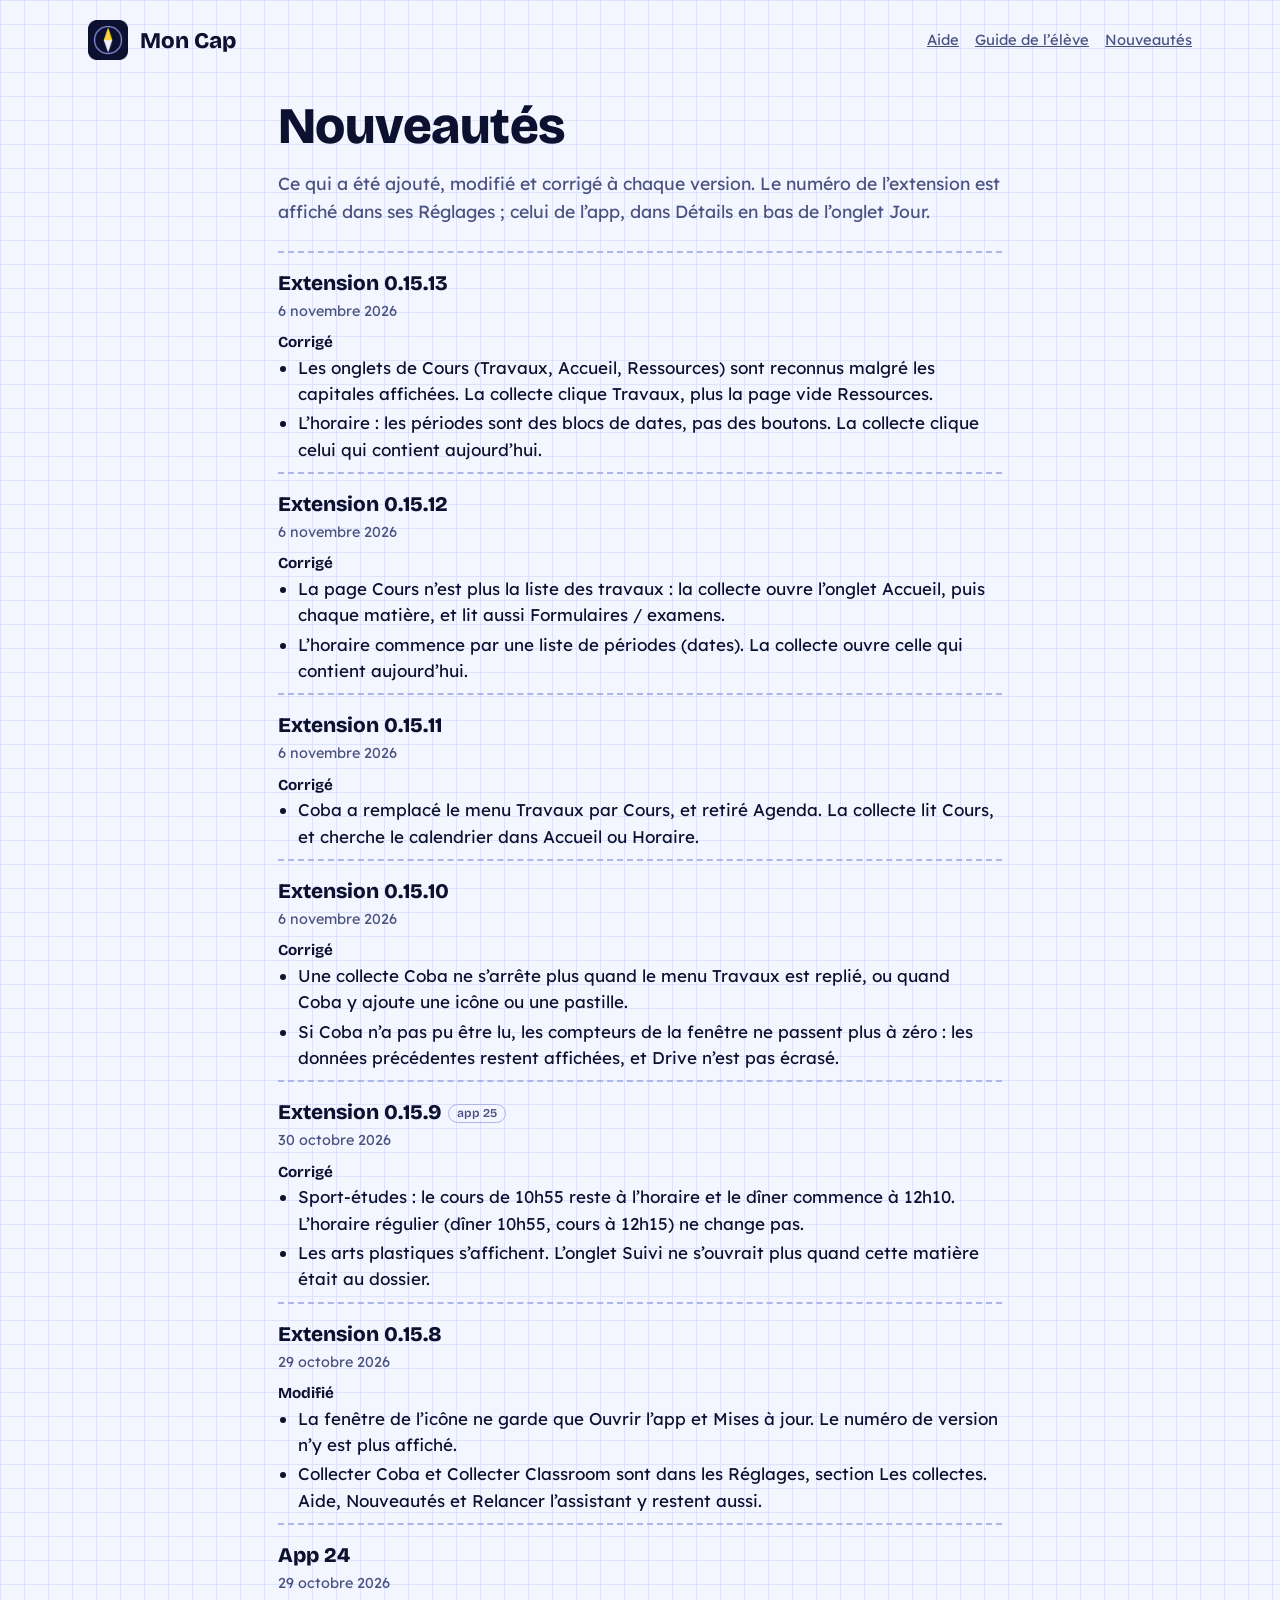
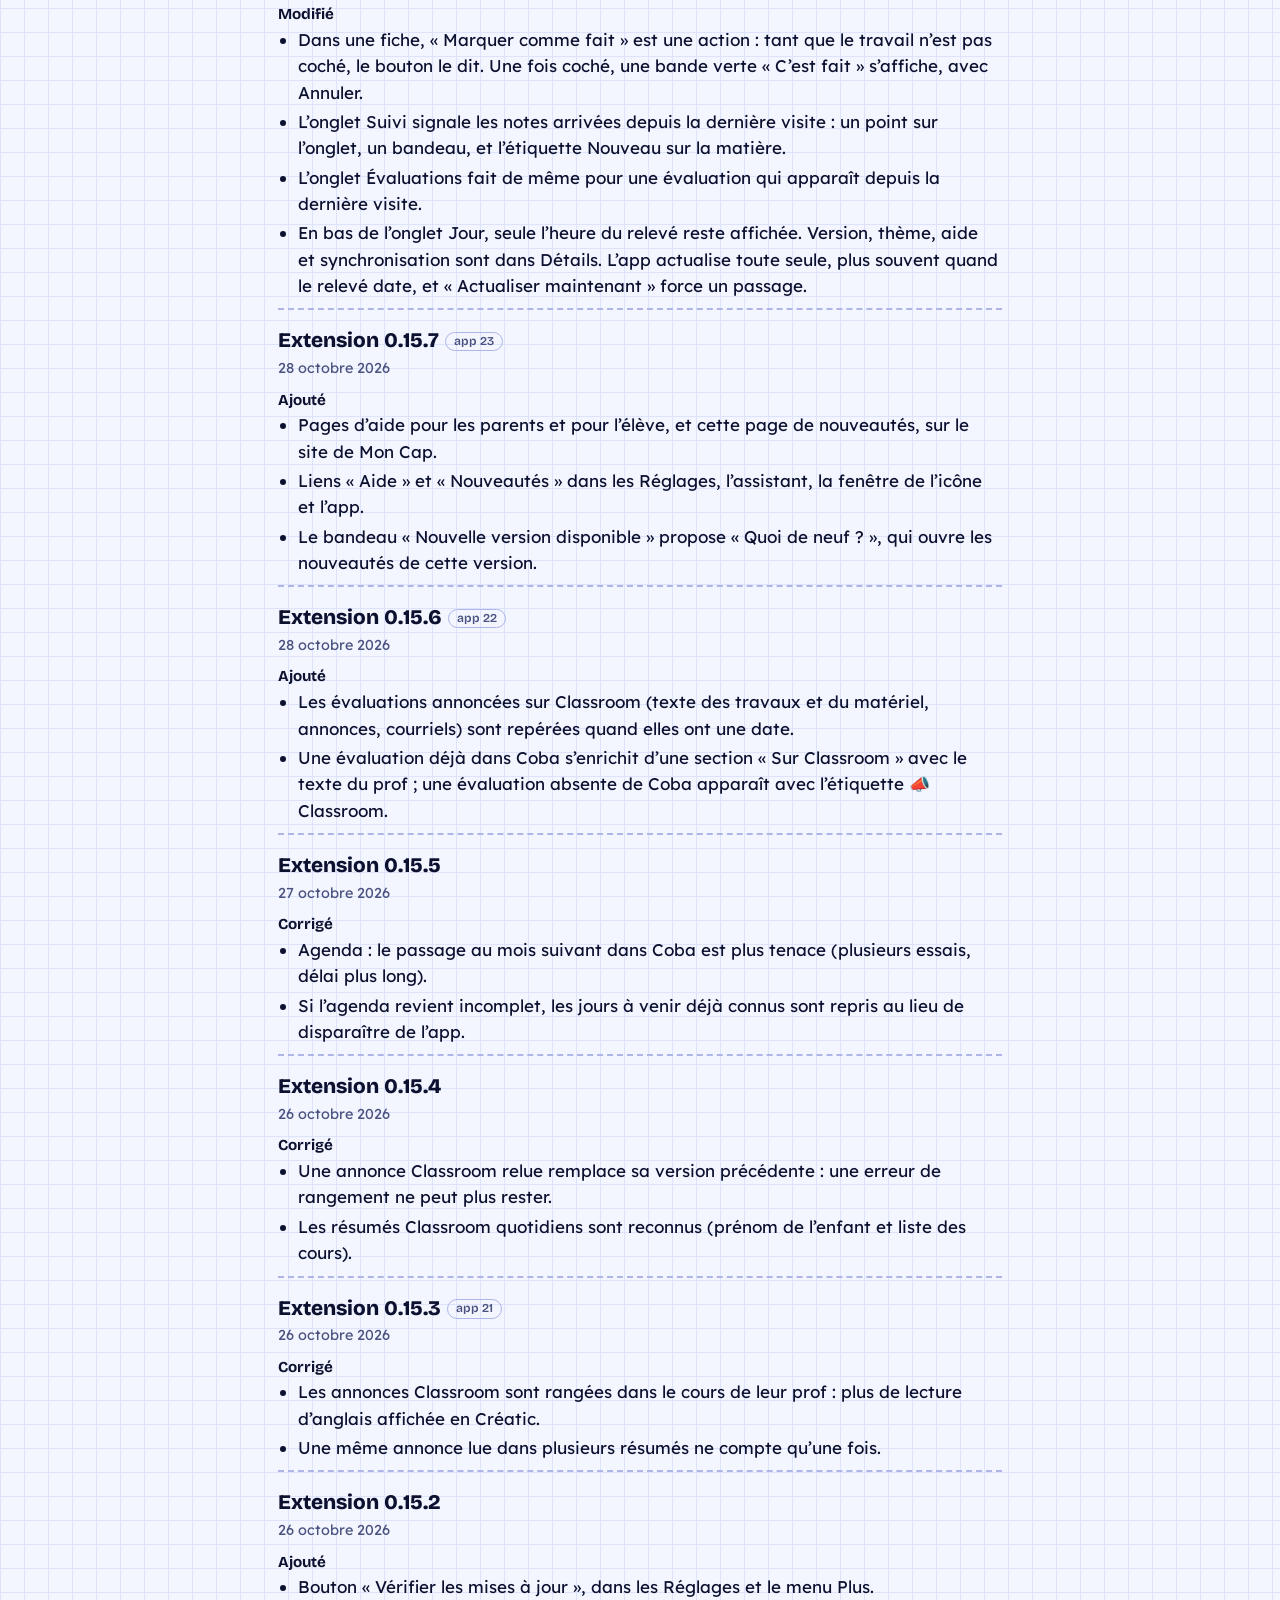
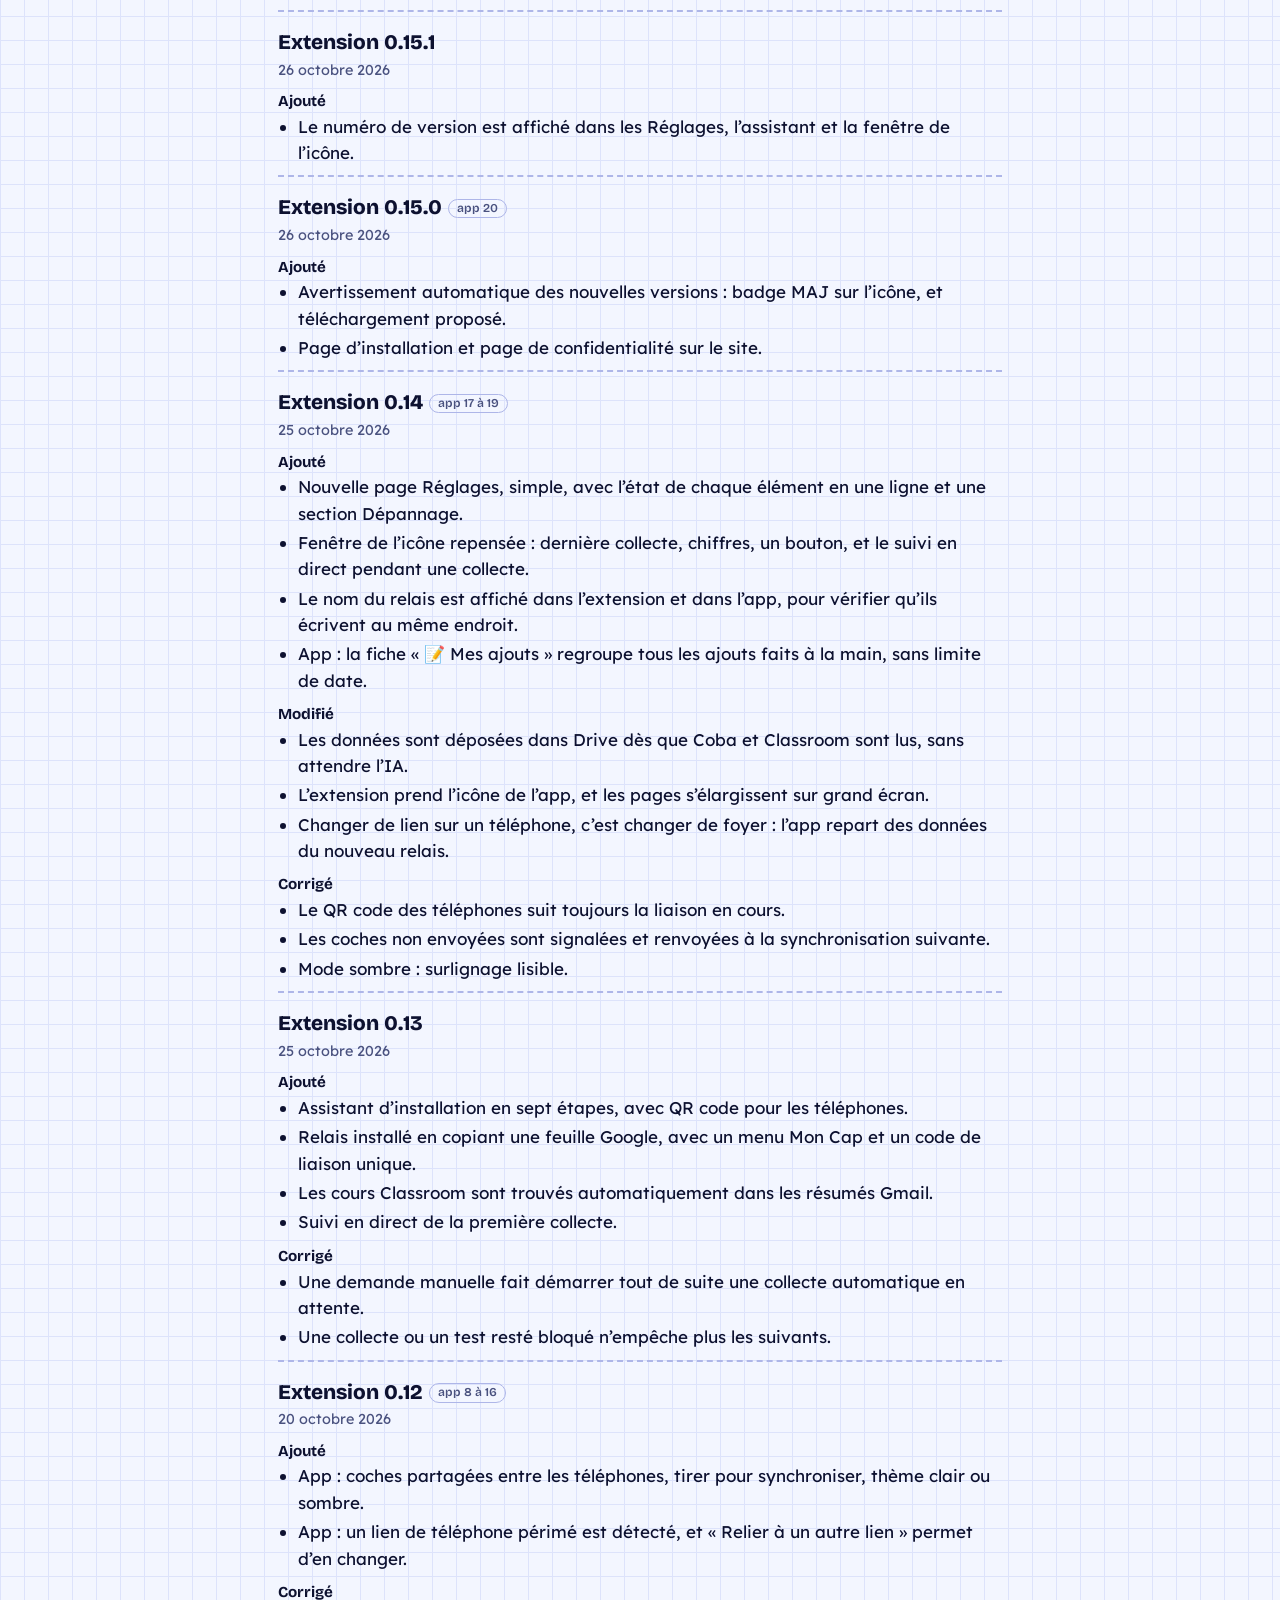
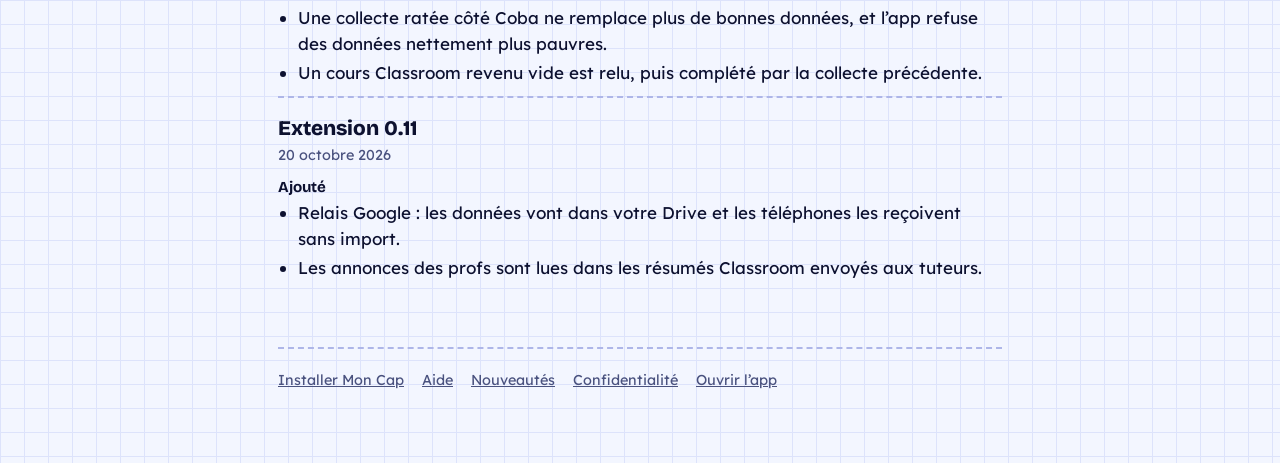
<file: nouveautes/index.html>
<!doctype html>
<html lang="fr">
<head>
<meta charset="utf-8">
<meta name="viewport" content="width=device-width, initial-scale=1">
<title>Mon Cap — Nouveautés</title>
<meta name="robots" content="noindex,nofollow">
<link rel="icon" href="../icons/icon-192.png">
<link rel="preconnect" href="https://fonts.googleapis.com"><link rel="preconnect" href="https://fonts.gstatic.com" crossorigin>
<link href="https://fonts.googleapis.com/css2?family=Bricolage+Grotesque:opsz,wght@12..96,600;12..96,800&family=Lexend:wght@400;500;600&display=swap" rel="stylesheet">
<link rel="stylesheet" href="../site.css">
</head>
<body>
<header class="entete"><img src="../icons/icon-192.png" alt="" width="40" height="40"><span class="marque">Mon Cap</span>
  <nav class="liens-site"><a href="../aide/">Aide</a><a href="../aide/eleve/">Guide de l’élève</a><a href="../nouveautes/">Nouveautés</a></nav></header>
<main class="page">
  <h1>Nouveautés</h1>
  <p class="chapeau">Ce qui a été ajouté, modifié et corrigé à chaque version. Le numéro de l’extension est affiché dans ses Réglages ; celui de l’app, dans Détails en bas de l’onglet Jour.</p>
  <div id="versions"><p class="aide">Chargement…</p></div>
  <script>
  const esc = s => String(s).replace(/[&<>"]/g, c => ({ '&': '&amp;', '<': '&lt;', '>': '&gt;', '"': '&quot;' }[c]));
  const liste = (titre, l) => l && l.length ? '<h3>' + titre + '</h3><ul>' + l.map(x => '<li>' + esc(x) + '</li>').join('') + '</ul>' : '';
  fetch('nouveautes.json', { cache: 'no-store' }).then(r => r.json()).then(vs => {
    document.getElementById('versions').innerHTML = vs.map(v => {
      const appSeule = v.version === 'app';
      const id = appSeule ? 'app-' + (v.app || '') : 'v' + v.version;
      const titre = appSeule ? 'App ' + (v.app || '') : 'Extension ' + v.version;
      return '<section class="version" id="' + esc(id) + '"><h2>' + esc(titre)
        + (!appSeule && v.app ? '<span class="etiq">app ' + esc(v.app) + '</span>' : '') + '</h2><p class="date">'
        + new Date(v.date + 'T12:00').toLocaleDateString('fr-CA', { day: 'numeric', month: 'long', year: 'numeric' }) + '</p>'
        + liste('Ajouté', v.ajoute) + liste('Modifié', v.modifie) + liste('Corrigé', v.corrige) + '</section>';
    }).join('');
    if (location.hash) { const c = document.getElementById(location.hash.slice(1)); if (c) c.scrollIntoView(); }
  }).catch(() => { document.getElementById('versions').innerHTML = '<p class="aide">Impossible de charger les nouveautés.</p>'; });
  </script>
  <footer class="pied"><a href="../installer/">Installer Mon Cap</a><a href="../aide/">Aide</a><a href="../nouveautes/">Nouveautés</a><a href="../confidentialite/">Confidentialité</a><a href="../">Ouvrir l’app</a></footer>
</main>
</body>
</html>
</file>
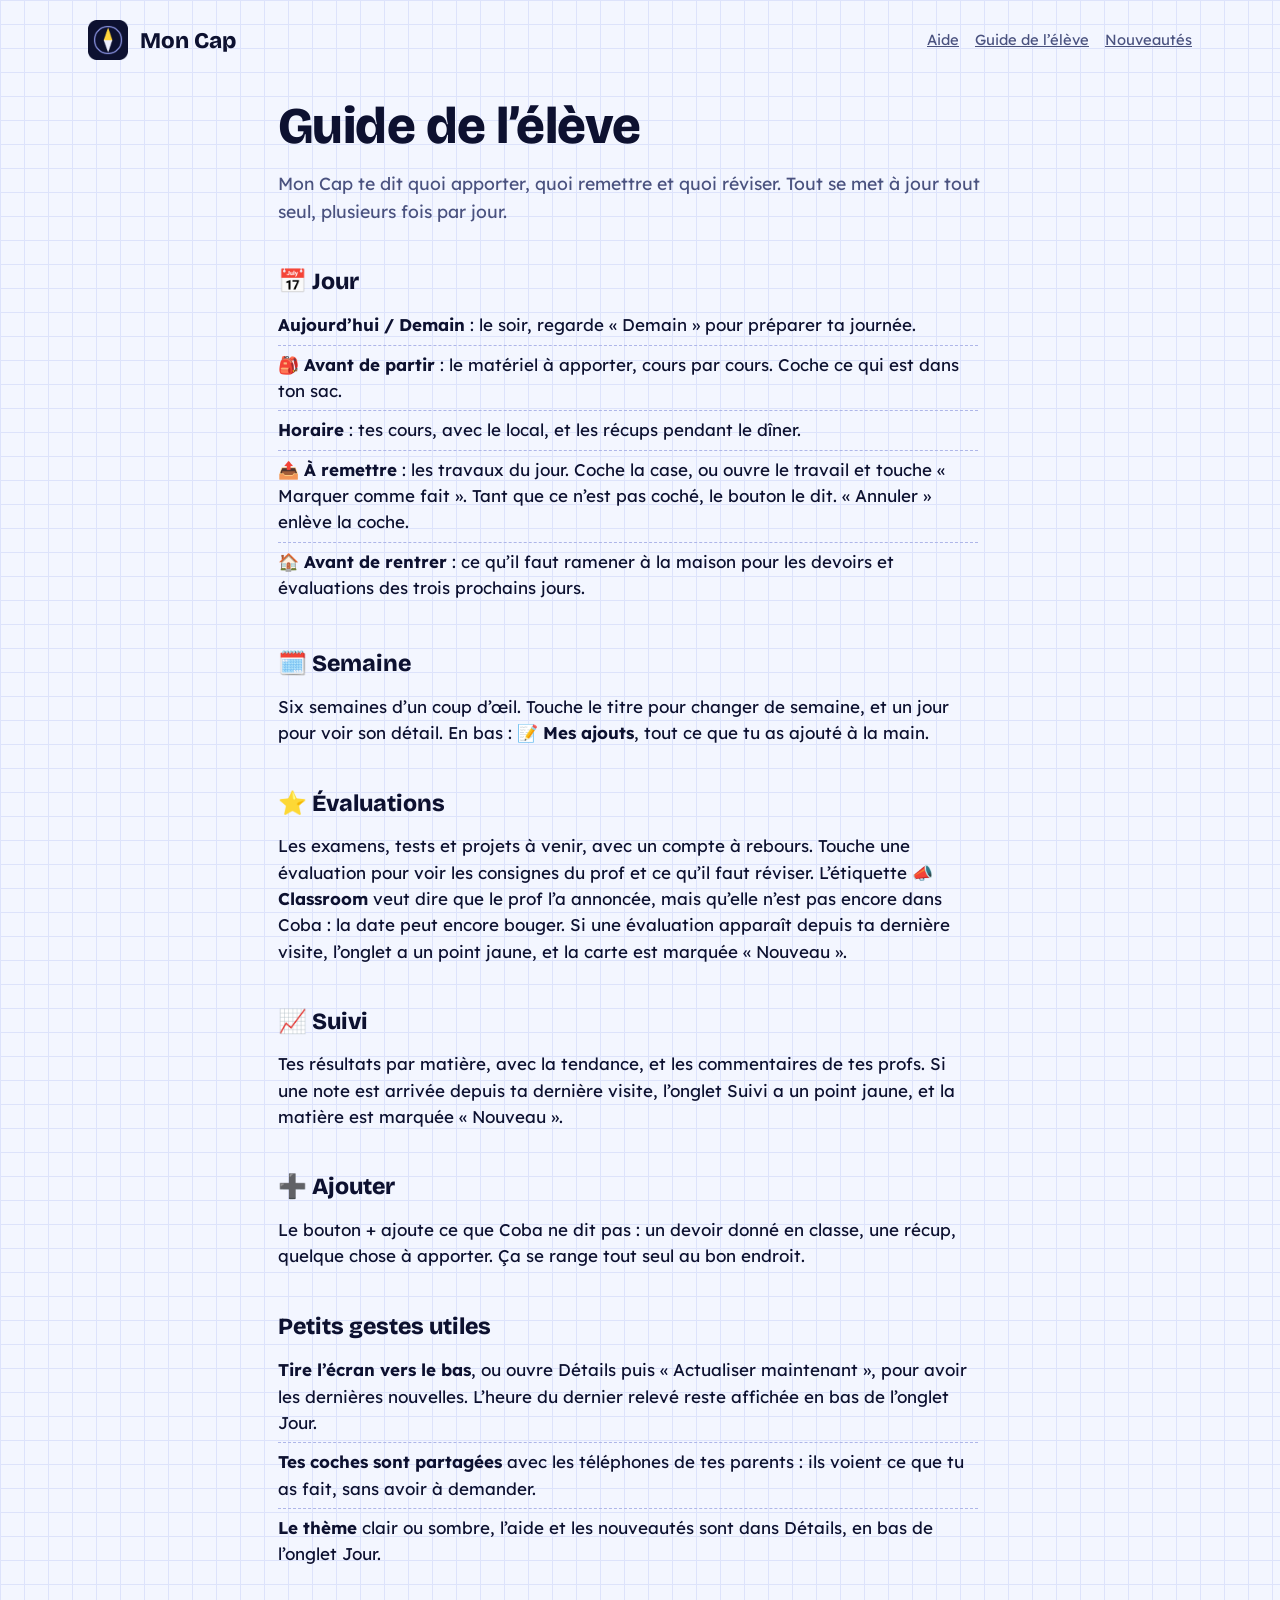
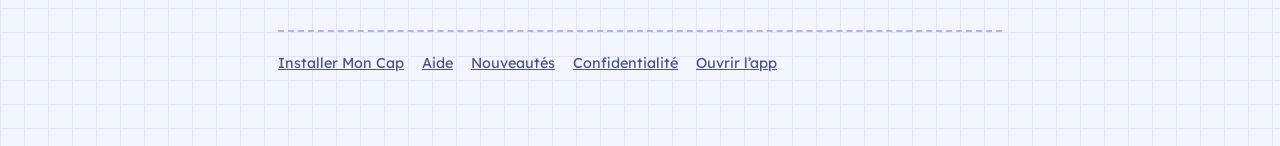
<file: aide/eleve/index.html>
<!doctype html>
<html lang="fr">
<head>
<meta charset="utf-8">
<meta name="viewport" content="width=device-width, initial-scale=1">
<title>Mon Cap — Guide de l’élève</title>
<meta name="robots" content="noindex,nofollow">
<link rel="icon" href="../../icons/icon-192.png">
<link rel="preconnect" href="https://fonts.googleapis.com"><link rel="preconnect" href="https://fonts.gstatic.com" crossorigin>
<link href="https://fonts.googleapis.com/css2?family=Bricolage+Grotesque:opsz,wght@12..96,600;12..96,800&family=Lexend:wght@400;500;600&display=swap" rel="stylesheet">
<link rel="stylesheet" href="../../site.css">
</head>
<body>
<header class="entete"><img src="../../icons/icon-192.png" alt="" width="40" height="40"><span class="marque">Mon Cap</span>
  <nav class="liens-site"><a href="../../aide/">Aide</a><a href="../../aide/eleve/">Guide de l’élève</a><a href="../../nouveautes/">Nouveautés</a></nav></header>
<main class="page">
  <h1>Guide de l’élève</h1>
  <p class="chapeau">Mon Cap te dit quoi apporter, quoi remettre et quoi réviser. Tout se met à jour tout seul, plusieurs fois par jour.</p>

  <h2>📅 Jour</h2>
  <ul class="liste">
    <li><b>Aujourd’hui / Demain</b> : le soir, regarde « Demain » pour préparer ta journée.</li>
    <li><b>🎒 Avant de partir</b> : le matériel à apporter, cours par cours. Coche ce qui est dans ton sac.</li>
    <li><b>Horaire</b> : tes cours, avec le local, et les récups pendant le dîner.</li>
    <li><b>📤 À remettre</b> : les travaux du jour. Coche la case, ou ouvre le travail et touche « Marquer comme fait ». Tant que ce n’est pas coché, le bouton le dit. « Annuler » enlève la coche.</li>
    <li><b>🏠 Avant de rentrer</b> : ce qu’il faut ramener à la maison pour les devoirs et évaluations des trois prochains jours.</li>
  </ul>

  <h2>🗓️ Semaine</h2>
  <p>Six semaines d’un coup d’œil. Touche le titre pour changer de semaine, et un jour pour voir son détail. En bas : <b>📝 Mes ajouts</b>, tout ce que tu as ajouté à la main.</p>

  <h2>⭐ Évaluations</h2>
  <p>Les examens, tests et projets à venir, avec un compte à rebours. Touche une évaluation pour voir les consignes du prof et ce qu’il faut réviser. L’étiquette <b>📣 Classroom</b> veut dire que le prof l’a annoncée, mais qu’elle n’est pas encore dans Coba : la date peut encore bouger. Si une évaluation apparaît depuis ta dernière visite, l’onglet a un point jaune, et la carte est marquée « Nouveau ».</p>

  <h2>📈 Suivi</h2>
  <p>Tes résultats par matière, avec la tendance, et les commentaires de tes profs. Si une note est arrivée depuis ta dernière visite, l’onglet Suivi a un point jaune, et la matière est marquée « Nouveau ».</p>

  <h2>➕ Ajouter</h2>
  <p>Le bouton + ajoute ce que Coba ne dit pas : un devoir donné en classe, une récup, quelque chose à apporter. Ça se range tout seul au bon endroit.</p>

  <h2>Petits gestes utiles</h2>
  <ul class="liste">
    <li><b>Tire l’écran vers le bas</b>, ou ouvre Détails puis « Actualiser maintenant », pour avoir les dernières nouvelles. L’heure du dernier relevé reste affichée en bas de l’onglet Jour.</li>
    <li><b>Tes coches sont partagées</b> avec les téléphones de tes parents : ils voient ce que tu as fait, sans avoir à demander.</li>
    <li><b>Le thème</b> clair ou sombre, l’aide et les nouveautés sont dans Détails, en bas de l’onglet Jour.</li>
  </ul>
  <footer class="pied"><a href="../../installer/">Installer Mon Cap</a><a href="../../aide/">Aide</a><a href="../../nouveautes/">Nouveautés</a><a href="../../confidentialite/">Confidentialité</a><a href="../../">Ouvrir l’app</a></footer>
</main>
</body>
</html>
</file>
<file: site.css>
/* Mon Cap — assistant d'installation. Même identité que l'app : cahier quadrillé, encre bleu nuit,
   l'étape en cours surlignée au feutre jaune. */
:root{
  --papier:#F3F6FF; --quadrille:#DDE3FB; --encre:#0D1130; --doux:#4A527F; --carte:#FFFFFF;
  --surligneur:#FFD43B; --valide:#2B8A3E; --alerte:#C2410C; --trait:#AEB6E8; --focus:#1C7ED6;
  /* surligneur : bande pleine et texte encre en clair ; en sombre, bande translucide sous un texte clair */
  --surl-bande:linear-gradient(transparent 42%,#FFD43B 42%,#FFD43B 88%,transparent 88%); --surl-texte:#0D1130;
  color-scheme:light;
}
@media (prefers-color-scheme:dark){:root{
  --papier:#0D1130; --quadrille:rgba(167,174,221,.10); --encre:#EEF0FF; --doux:#A7AEDD; --carte:#161B45;
  --surligneur:#FFD43B; --valide:#69DB7C; --alerte:#FFA94D; --trait:#4C5592; --focus:#74C0FC;
  --surl-bande:linear-gradient(transparent 80%,#FFD43B 80%,#FFD43B 96%,transparent 96%); --surl-texte:#EEF0FF;
  color-scheme:dark;}}
*{box-sizing:border-box}
html,body{margin:0}
body{background:var(--papier);
  background-image:linear-gradient(var(--quadrille) 1px,transparent 1px),linear-gradient(90deg,var(--quadrille) 1px,transparent 1px);
  background-size:24px 24px;color:var(--encre);font:400 17px/1.55 'Lexend',system-ui,'Segoe UI',sans-serif;min-height:100vh}
h1,h2,h3{font-family:'Bricolage Grotesque','Lexend',system-ui,sans-serif;line-height:1.1;margin:0}
a{color:inherit}
:focus-visible{outline:3px solid var(--focus);outline-offset:3px;border-radius:6px}

.entete{display:flex;align-items:center;gap:12px;padding:20px clamp(16px,4vw,48px);max-width:1200px;margin:0 auto}
.entete .marque{font:800 1.4rem 'Bricolage Grotesque',sans-serif}
.entete .avance{margin-left:auto;color:var(--doux);font-size:.9rem}

/* L'ensemble est centré ; la colonne principale est large pour les blocs (QR code, iPhone/Android, listes),
   mais les paragraphes restent à ~70 caractères pour la lisibilité. */
.cadre{display:grid;grid-template-columns:260px minmax(0,820px);gap:clamp(24px,5vw,72px);padding:8px clamp(16px,4vw,48px) 64px;max-width:1200px;margin:0 auto;justify-content:center}
.etape p,.etape li{max-width:70ch}

/* Le parcours : un cap tracé sur le cahier */
.route ol{list-style:none;margin:0;padding:0;position:relative}
.route ol::before{content:"";position:absolute;left:15px;top:18px;bottom:18px;border-left:3px dashed var(--trait)}
.route li{position:relative;margin:0 0 6px}
.route button{all:unset;cursor:pointer;display:flex;align-items:center;gap:14px;padding:8px 6px;width:100%;border-radius:10px}
.route button:focus-visible{outline:3px solid var(--focus)}
.route button[disabled]{cursor:default;opacity:.55}
.point{flex:none;width:32px;height:32px;border-radius:50%;display:grid;place-items:center;font-weight:600;font-size:.9rem;
  background:var(--carte);border:3px solid var(--trait);color:var(--doux);position:relative;z-index:1}
.route .fait .point{background:var(--valide);border-color:var(--valide);color:#fff}
.route .encours .point{border-color:var(--encre);color:var(--encre)}
.libelle{font-weight:500}
.route .encours .libelle{font-weight:600;background:var(--surl-bande);padding:0 4px;margin:0 -4px;color:var(--surl-texte)}

/* L'étape */
.etape{outline:none}
.etape h1{font-size:clamp(2rem,4.2vw,2.8rem);font-weight:800;letter-spacing:-.01em;margin:6px 0 14px}
.chapeau{font-size:1.1rem;color:var(--doux);max-width:58ch;margin:0 0 26px}
.etape h2{font-size:1.25rem;font-weight:800;margin:30px 0 10px}
.etape p{max-width:62ch}
.bloc{background:var(--carte);border:2px solid var(--trait);border-radius:16px;padding:20px 22px;margin:0 0 18px}
.bloc.calme{background:transparent;border-style:dashed}

/* Gestes numérotés (une vraie séquence) */
.gestes{counter-reset:g;list-style:none;padding:0;margin:0}
.gestes>li{counter-increment:g;position:relative;padding:0 0 18px 46px;border-left:2px solid var(--trait);margin-left:14px}
.gestes>li:last-child{border-left-color:transparent;padding-bottom:0}
.gestes>li::before{content:counter(g);position:absolute;left:-15px;top:-2px;width:28px;height:28px;border-radius:50%;
  background:var(--encre);color:var(--papier);display:grid;place-items:center;font:600 .85rem 'Lexend',sans-serif}
.gestes b{font-weight:600}
.gestes .voir{display:block;color:var(--doux);font-size:.93rem;margin-top:4px}
.menu{font-weight:600;white-space:nowrap;background:color-mix(in srgb,var(--surligneur) 35%,transparent);padding:0 4px;border-radius:4px;color:var(--encre)}

/* Formulaires */
label{display:block;font-weight:600;margin:16px 0 6px}
input[type=text],input[type=password],input[type=url],textarea{width:100%;font:inherit;color:var(--encre);background:var(--carte);
  border:2px solid var(--trait);border-radius:12px;padding:12px 14px}
input:focus,textarea:focus{border-color:var(--encre);outline:none}
textarea{min-height:90px;font-size:.9rem}
.aide{color:var(--doux);font-size:.9rem;margin-top:6px}
.choix{display:grid;gap:10px}
.choix label{display:flex;align-items:center;gap:12px;margin:0;font-weight:500;background:var(--carte);border:2px solid var(--trait);border-radius:12px;padding:12px 14px;cursor:pointer}
.choix input{accent-color:var(--encre);width:20px;height:20px}
.choix label:has(input:checked){border-color:var(--encre)}

/* Boutons */
.actions{display:flex;gap:12px;align-items:center;flex-wrap:wrap;margin-top:28px}
.btn{font:600 1rem 'Lexend',sans-serif;border-radius:12px;padding:13px 22px;cursor:pointer;border:2px solid var(--encre);background:var(--encre);color:var(--papier)}
.btn.second{background:transparent;color:var(--encre)}
.btn[disabled]{opacity:.45;cursor:not-allowed}
.lien{all:unset;cursor:pointer;color:var(--doux);text-decoration:underline;text-underline-offset:3px}
.lien:focus-visible{outline:3px solid var(--focus)}
.suivant{margin-left:auto}

/* Résultats */
.etat{display:flex;gap:10px;align-items:flex-start;margin-top:14px;font-weight:500}
.etat.ok{color:var(--valide)} .etat.ko{color:var(--alerte)} .etat.attente{color:var(--doux)}
.etat .ic{flex:none}
.liste{list-style:none;padding:0;margin:8px 0 0}
.liste li{padding:6px 0;border-bottom:1px dashed var(--trait)}
.liste li:last-child{border-bottom:0}
.chiffres{display:flex;gap:28px;flex-wrap:wrap;margin:6px 0 0}
.chiffres div{min-width:90px}
.chiffres b{display:block;font:800 2rem 'Bricolage Grotesque',sans-serif;line-height:1}
.chiffres span{color:var(--doux);font-size:.9rem}

/* QR code */
.qr{display:flex;gap:28px;align-items:center;flex-wrap:wrap}
.qr>div:last-child{flex:1 1 260px;min-width:0}
.qr .code{background:#fff;padding:14px;border-radius:14px;border:2px solid var(--trait);line-height:0}
.qr .code svg{width:210px;height:210px}
.deux{display:grid;grid-template-columns:1fr 1fr;gap:18px}

@media (max-width:860px){
  .cadre{grid-template-columns:1fr}
  .route ol{display:flex;gap:4px;overflow-x:auto;padding-bottom:4px}
  .route ol::before{display:none}
  .route li{margin:0}
  .route .libelle{display:none}
  .route .encours .libelle{display:inline}
  .deux{grid-template-columns:1fr}
}
@media (prefers-reduced-motion:no-preference){
  .etape.entree{animation:entree .28s ease-out}
  @keyframes entree{from{opacity:0;transform:translateY(6px)}to{opacity:1;transform:none}}
}

/* Suivi de la collecte : un bateau en papier sur un cap pointillé */
.sr{position:absolute;width:1px;height:1px;overflow:hidden;clip:rect(0 0 0 0)}
.voyage{margin:8px 0 18px}
.mer{position:relative;height:48px;border-bottom:3px dashed var(--trait);margin-right:8px}
.bateau{position:absolute;bottom:-6px;font-size:34px;line-height:1;transition:left .9s cubic-bezier(.3,.7,.3,1)}
.arrivee{position:absolute;right:-8px;bottom:0;font-size:26px}
@media (prefers-reduced-motion:no-preference){.bateau{animation:tangue 2.4s ease-in-out infinite}
  @keyframes tangue{0%,100%{transform:translateY(0) rotate(-4deg)}50%{transform:translateY(-4px) rotate(4deg)}}}
.phases{list-style:none;margin:0;padding:0}
.phases li{display:grid;grid-template-columns:28px 1fr auto;align-items:center;gap:4px 10px;padding:7px 0;border-bottom:1px dashed var(--trait);color:var(--doux)}
.phases li:last-child{border-bottom:0}
.phases .mq{width:22px;height:22px;border-radius:50%;border:2px solid var(--trait);display:grid;place-items:center;font-size:.8rem;font-weight:600}
.phases li.ok{color:var(--encre)} .phases li.ok .mq{background:var(--valide);border-color:var(--valide);color:#fff}
.phases li.ici{color:var(--encre);font-weight:600}
.phases li.ici .nm{background:var(--surl-bande);padding:0 3px;margin:0 -3px;color:var(--surl-texte);justify-self:start}
.phases li.ici .mq{border-color:var(--encre);border-top-color:transparent}
@media (prefers-reduced-motion:no-preference){.phases li.ici .mq{animation:tourne 1s linear infinite} @keyframes tourne{to{transform:rotate(360deg)}}}
.phases .dt{font-size:.88rem;text-align:right;font-weight:400}
.phases .barre{grid-column:2 / 4;height:8px;border-radius:4px;background:var(--quadrille);overflow:hidden;border:1px solid var(--trait)}
.phases .barre span{display:block;height:100%;background:var(--encre);transition:width .6s}

.sousgestes{margin:10px 0 0;padding-left:20px;color:var(--doux);font-size:.93rem}
.sousgestes li{margin:0 0 6px;padding-left:4px}
.sousgestes li::marker{font-weight:600;color:var(--encre)}

/* Étape en cours de travail (collecte qui tourne) : cercle qui tourne, jamais la coche */
.route .travail .point{border-color:var(--encre);border-top-color:transparent;background:var(--carte)}
@media (prefers-reduced-motion:no-preference){.route .travail .point{animation:tourne 1s linear infinite}}

/* ----- Pages du site (installation, confidentialité) ----- */
.page{max-width:820px;margin:0 auto;padding:8px clamp(16px,4vw,48px) 72px}
.page h1{font-size:clamp(2.1rem,5vw,3.2rem);font-weight:800;letter-spacing:-.01em;margin:10px 0 16px;max-width:20ch}
.page h2{font-size:1.45rem;font-weight:800;margin:44px 0 12px}
.page p,.page li{max-width:70ch}
.trois{display:grid;grid-template-columns:repeat(3,1fr);gap:16px;margin:18px 0 0}
.trois .bloc{margin:0}
.trois b{display:block;font:800 1.05rem 'Bricolage Grotesque',sans-serif;margin-bottom:6px}
.trois .num{font:800 2rem 'Bricolage Grotesque',sans-serif;color:var(--doux);line-height:1}
.schema{display:block;width:100%;max-width:560px;height:auto;margin:12px 0 4px;border-radius:12px;border:2px solid var(--trait)}
.code-chrome{display:inline-flex;gap:8px;align-items:center;font:600 .95rem ui-monospace,Menlo,Consolas,monospace;background:var(--carte);border:2px solid var(--trait);border-radius:10px;padding:6px 6px 6px 12px}
.code-chrome button{font:600 .85rem 'Lexend',sans-serif;border:0;border-radius:8px;padding:6px 10px;background:var(--encre);color:var(--papier);cursor:pointer}
.telecharger{display:inline-flex;flex-direction:column;align-items:flex-start;gap:2px;text-decoration:none}
.telecharger small{font-weight:400;opacity:.8}
.pied{margin-top:56px;padding-top:20px;border-top:2px dashed var(--trait);color:var(--doux);font-size:.9rem;display:flex;gap:18px;flex-wrap:wrap}
details.q{border-bottom:1px dashed var(--trait);padding:12px 0}
details.q summary{cursor:pointer;font-weight:600}
details.q p{margin:8px 0 0}
@media (max-width:760px){.trois{grid-template-columns:1fr}}
.liens-site{margin-left:auto;display:flex;gap:16px;flex-wrap:wrap}
.liens-site a{color:var(--doux);font-size:.92rem}
.sommaire-page{display:flex;flex-wrap:wrap;gap:8px 16px;margin:0 0 8px;font-size:.95rem}
.tableau{width:100%;border-collapse:collapse;margin:8px 0}
.tableau th,.tableau td{text-align:left;vertical-align:top;padding:10px 12px;border-bottom:1px dashed var(--trait)}
.tableau th{font-weight:600;color:var(--doux);font-size:.85rem}
.tableau td:first-child{font-weight:500;width:45%}
.version{border-top:2px dashed var(--trait);padding:20px 0 6px}
.version h2{margin:0 0 4px;font-size:1.3rem}
.version .date{color:var(--doux);font-size:.9rem;margin:0 0 10px}
.version h3{font-size:.95rem;margin:12px 0 4px}
.version ul{margin:0;padding-left:20px}
.version li{margin:3px 0}
.etiq{display:inline-block;font-size:.75rem;font-weight:600;border-radius:999px;padding:2px 8px;margin-left:6px;vertical-align:middle;border:1.5px solid var(--trait);color:var(--doux)}
.version:target{background:color-mix(in srgb,var(--surligneur) 12%,transparent);border-radius:12px;padding-left:12px;padding-right:12px}
</file>
